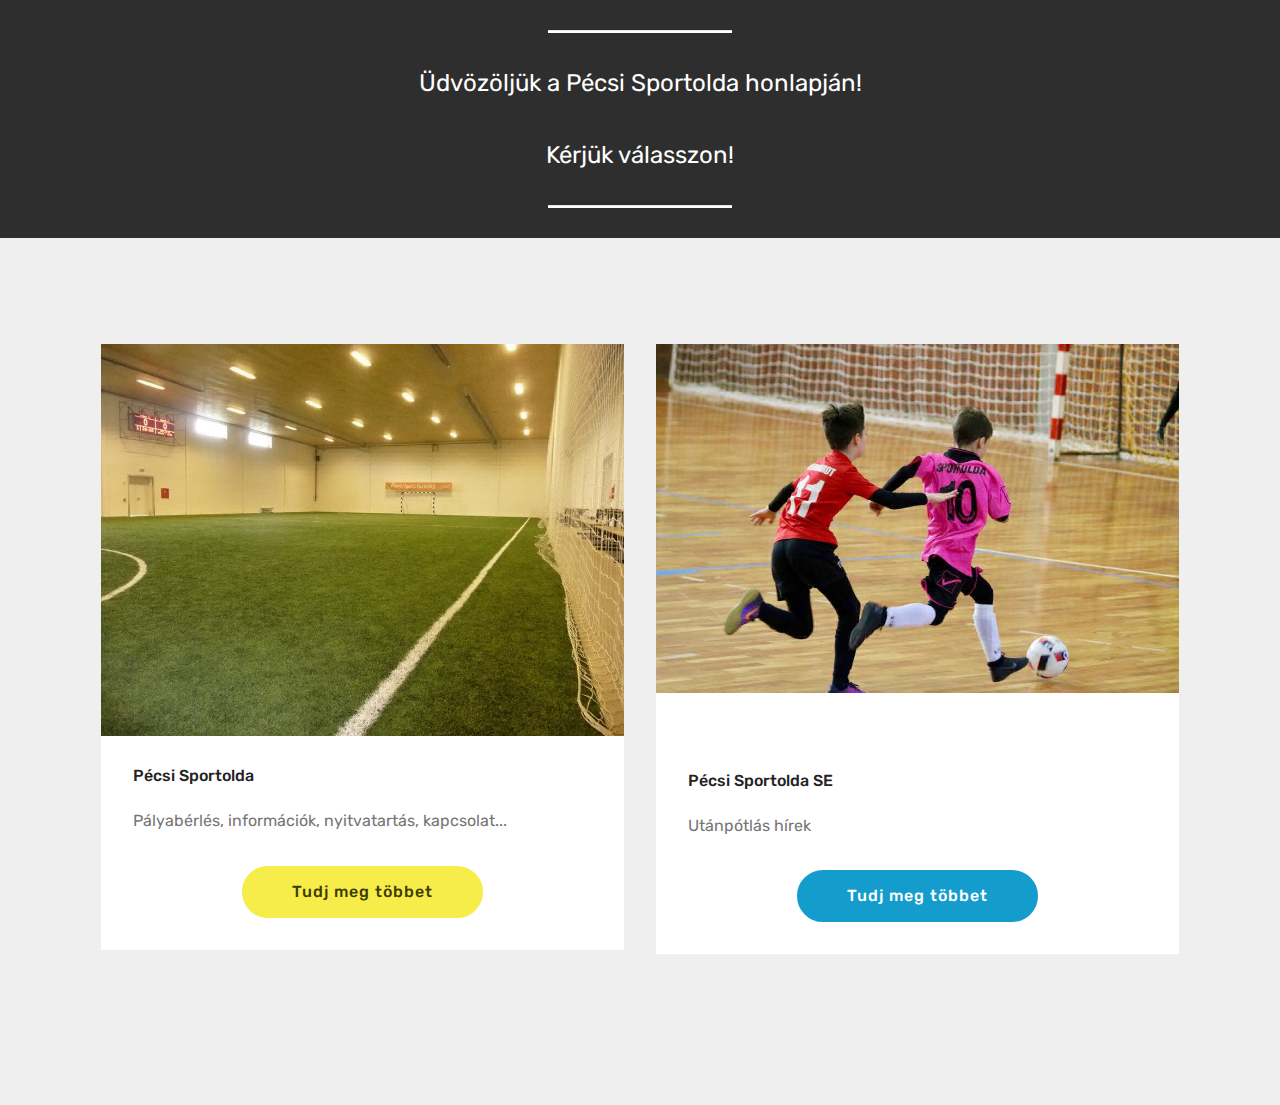
<file: index.html>
<!DOCTYPE html>
<html >
<head>
  <!-- Site made with Mobirise Website Builder v4.8.2, https://mobirise.com -->
  <meta charset="UTF-8">
  <meta http-equiv="X-UA-Compatible" content="IE=edge">
  <meta name="generator" content="Mobirise v4.8.2, mobirise.com">
  <meta name="viewport" content="width=device-width, initial-scale=1, minimum-scale=1">
  <link rel="shortcut icon" href="assets/images/logo4.png" type="image/x-icon">
  <meta name="description" content="">
  <title>Home</title>
  <link rel="stylesheet" href="assets/tether/tether.min.css">
  <link rel="stylesheet" href="assets/bootstrap/css/bootstrap.min.css">
  <link rel="stylesheet" href="assets/bootstrap/css/bootstrap-grid.min.css">
  <link rel="stylesheet" href="assets/bootstrap/css/bootstrap-reboot.min.css">
  <link rel="stylesheet" href="assets/theme/css/style.css">
  <link rel="stylesheet" href="assets/mobirise/css/mbr-additional.css" type="text/css">
  
  
  
</head>
<body>
  <section class="mbr-section article content10 cid-rgK0toHzq6" id="content10-12">
    
     

    <div class="container">
        <div class="inner-container" style="width: 66%;">
            <hr class="line" style="width: 25%;">
            <div class="section-text align-center mbr-white mbr-fonts-style display-5">
                    Üdvözöljük a Pécsi Sportolda honlapján!<br><br>Kérjük válasszon!</div>
            <hr class="line" style="width: 25%;">
        </div>
    </div>
</section>

<section class="engine"><a href="https://mobiri.se/b">how to create your own website</a></section><section class="features3 cid-rgJqIUF6pu" id="features3-3">

    

    
    <div class="container">
        <div class="media-container-row">
            <div class="card p-3 col-12 col-md-6">
                <div class="card-wrapper">
                    <div class="card-img">
                        <img src="assets/images/5672-477338359000972-782119060-n-960x720.jpg" alt="Mobirise" title="">
                    </div>
                    <div class="card-box">
                        <h4 class="card-title mbr-fonts-style display-7">Pécsi Sportolda</h4>
                        <p class="mbr-text mbr-fonts-style display-7">
                            Pályabérlés, információk, nyitvatartás, kapcsolat...</p>
                    </div>
                    <div class="mbr-section-btn text-center"><a href="page1.html" class="btn btn-success display-4">
                            Tudj meg többet
                        </a></div>
                </div>
            </div>

            <div class="card p-3 col-12 col-md-6">
                <div class="card-wrapper">
                    <div class="card-img">
                        <img src="assets/images/50801803-1992667444134715-7786561955715612672-n-960x640.jpg" alt="Mobirise" title="">
                    </div>
                    <div class="card-box">
                        <h4 class="card-title mbr-fonts-style display-7">
                            <br><br><br>Pécsi Sportolda SE</h4>
                        <p class="mbr-text mbr-fonts-style display-7">
                            Utánpótlás hírek</p>
                    </div>
                    <div class="mbr-section-btn text-center"><a href="page6.html" class="btn btn-primary display-4">
                            Tudj meg többet
                        </a></div>
                </div>
            </div>

            

            
        </div>
    </div>
</section>


  <script src="assets/web/assets/jquery/jquery.min.js"></script>
  <script src="assets/popper/popper.min.js"></script>
  <script src="assets/tether/tether.min.js"></script>
  <script src="assets/bootstrap/js/bootstrap.min.js"></script>
  <script src="assets/smoothscroll/smooth-scroll.js"></script>
  <script src="assets/theme/js/script.js"></script>
  
  
</body>
</html>
</file>
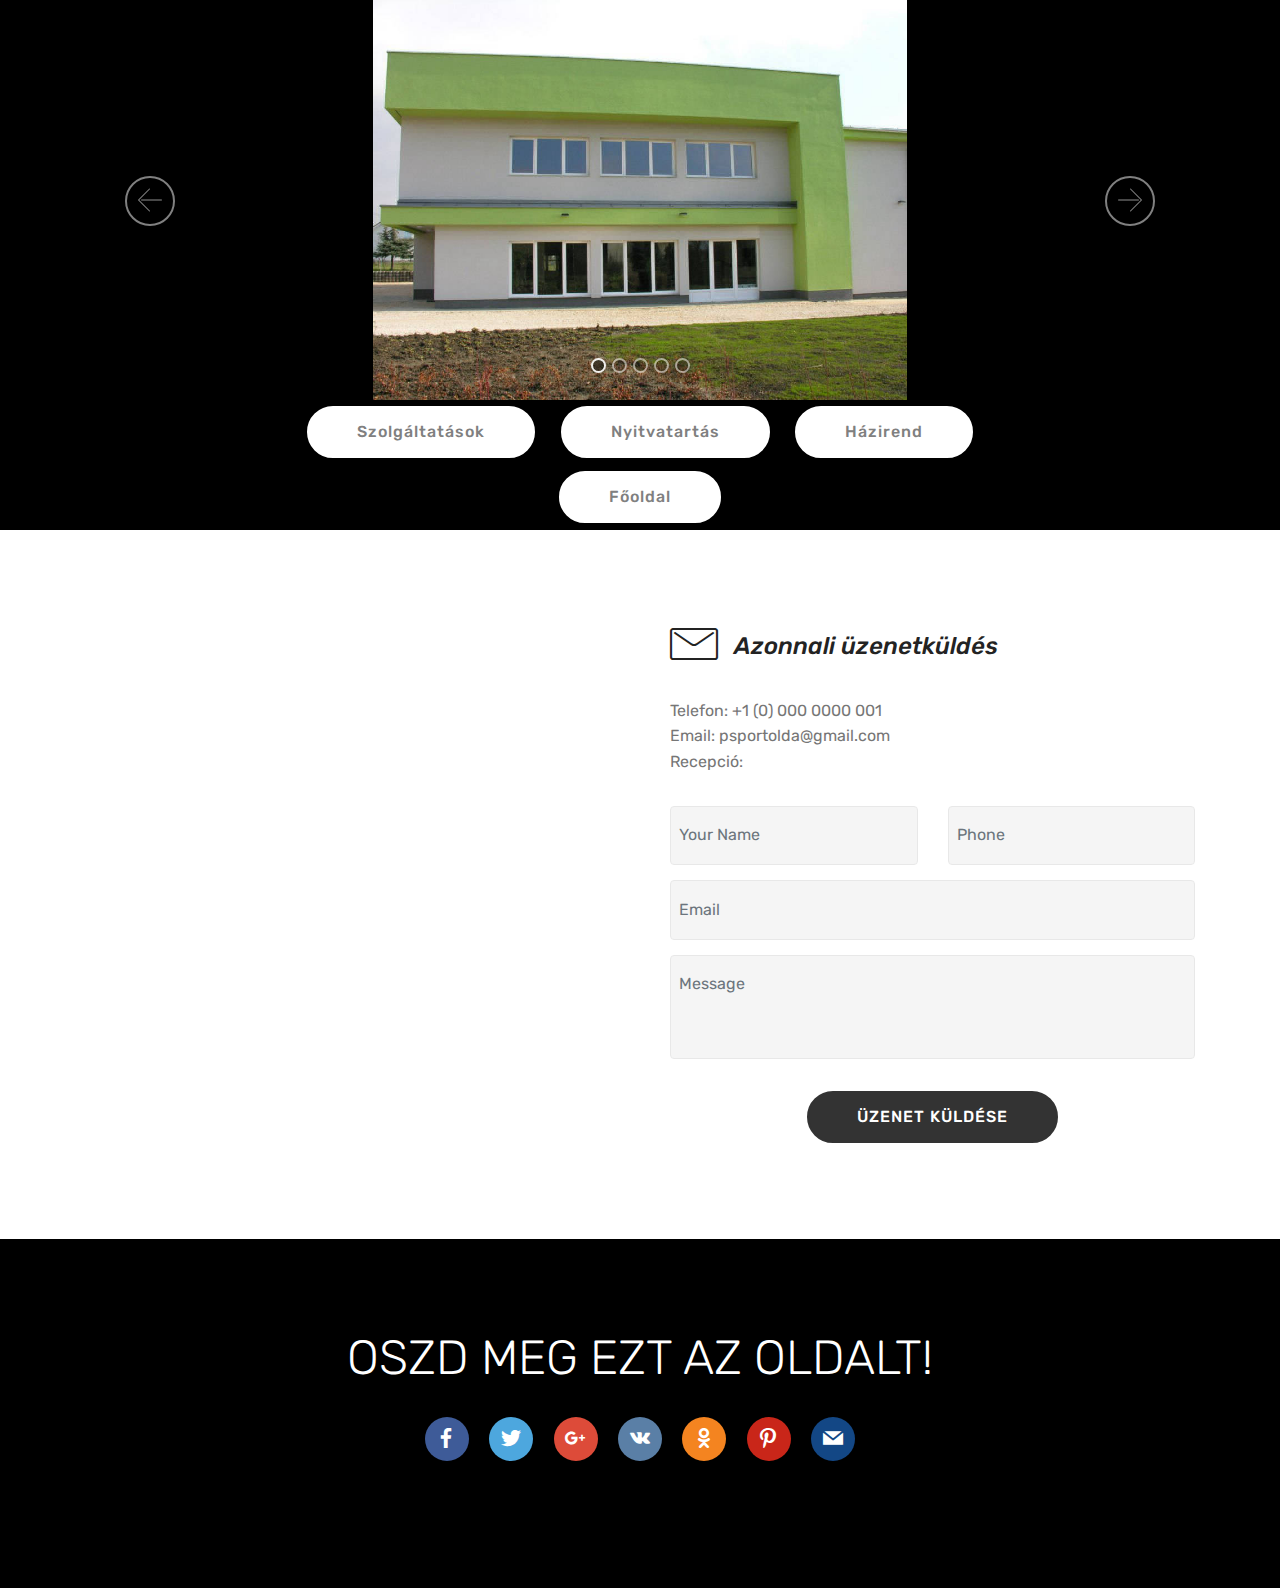
<file: page1.html>
<!DOCTYPE html>
<html >
<head>
  <!-- Site made with Mobirise Website Builder v4.8.2, https://mobirise.com -->
  <meta charset="UTF-8">
  <meta http-equiv="X-UA-Compatible" content="IE=edge">
  <meta name="generator" content="Mobirise v4.8.2, mobirise.com">
  <meta name="viewport" content="width=device-width, initial-scale=1, minimum-scale=1">
  <link rel="shortcut icon" href="assets/images/logo4.png" type="image/x-icon">
  <meta name="description" content="Website Builder Description">
  <title>Pecsi sportolda</title>
  <link rel="stylesheet" href="assets/web/assets/mobirise-icons/mobirise-icons.css">
  <link rel="stylesheet" href="assets/tether/tether.min.css">
  <link rel="stylesheet" href="assets/bootstrap/css/bootstrap.min.css">
  <link rel="stylesheet" href="assets/bootstrap/css/bootstrap-grid.min.css">
  <link rel="stylesheet" href="assets/bootstrap/css/bootstrap-reboot.min.css">
  <link rel="stylesheet" href="assets/socicon/css/styles.css">
  <link rel="stylesheet" href="assets/theme/css/style.css">
  <link rel="stylesheet" href="assets/mobirise/css/mbr-additional.css" type="text/css">
  
  
  
</head>
<body>
  <section class="carousel slide cid-rgJvk4asly" data-interval="false" id="slider2-5">

    
    <div class="container content-slider">
        <div class="content-slider-wrap">
            <div><div class="mbr-slider slide carousel" data-pause="true" data-keyboard="false" data-ride="carousel" data-interval="5000"><ol class="carousel-indicators"><li data-app-prevent-settings="" data-target="#slider2-5" class=" active" data-slide-to="0"></li><li data-app-prevent-settings="" data-target="#slider2-5" data-slide-to="1"></li><li data-app-prevent-settings="" data-target="#slider2-5" data-slide-to="2"></li><li data-app-prevent-settings="" data-target="#slider2-5" data-slide-to="3"></li><li data-app-prevent-settings="" data-target="#slider2-5" data-slide-to="4"></li></ol><div class="carousel-inner" role="listbox"><div class="carousel-item slider-fullscreen-image active" data-bg-video-slide="false" style="background-image: url(assets/images/kintorl-960x720.jpg);"><div class="container container-slide"><div class="image_wrapper"><div class="mbr-overlay" style="opacity: 0; background-color: rgb(0, 0, 0);"></div><img src="assets/images/kintorl-960x720.jpg"><div class="carousel-caption justify-content-center"><div class="col-10 align-center"></div></div></div></div></div><div class="carousel-item slider-fullscreen-image" data-bg-video-slide="false" style="background-image: url(assets/images/kintipalya-960x720.jpg);"><div class="container container-slide"><div class="image_wrapper"><div class="mbr-overlay" style="opacity: 0;"></div><img src="assets/images/kintipalya-960x720.jpg"><div class="carousel-caption justify-content-center"><div class="col-10 align-center"></div></div></div></div></div><div class="carousel-item slider-fullscreen-image" data-bg-video-slide="false" style="background-image: url(assets/images/sporotlda-960x720.jpg);"><div class="container container-slide"><div class="image_wrapper"><div class="mbr-overlay" style="opacity: 0;"></div><img src="assets/images/sporotlda-960x720.jpg"><div class="carousel-caption justify-content-center"><div class="col-10 align-center"></div></div></div></div></div><div class="carousel-item slider-fullscreen-image" data-bg-video-slide="false" style="background-image: url(assets/images/kijelzo-960x720.jpg);"><div class="container container-slide"><div class="image_wrapper"><div class="mbr-overlay" style="opacity: 0;"></div><img src="assets/images/kijelzo-960x720.jpg"><div class="carousel-caption justify-content-center"><div class="col-10 align-center"></div></div></div></div></div><div class="carousel-item slider-fullscreen-image" data-bg-video-slide="false" style="background-image: url(assets/images/eloszoba-720x960.jpg);"><div class="container container-slide"><div class="image_wrapper"><div class="mbr-overlay" style="opacity: 0;"></div><img src="assets/images/eloszoba-720x960.jpg"><div class="carousel-caption justify-content-center"><div class="col-10 align-center"></div></div></div></div></div></div><a data-app-prevent-settings="" class="carousel-control carousel-control-prev" role="button" data-slide="prev" href="#slider2-5"><span aria-hidden="true" class="mbri-left mbr-iconfont"></span><span class="sr-only">Previous</span></a><a data-app-prevent-settings="" class="carousel-control carousel-control-next" role="button" data-slide="next" href="#slider2-5"><span aria-hidden="true" class="mbri-right mbr-iconfont"></span><span class="sr-only">Next</span></a></div></div> 
        </div>
    </div>
</section>

<section class="engine"><a href="https://mobiri.se/v">free html templates</a></section><section class="mbr-section content8 cid-rgJXimH339" id="content8-y">

    

    <div class="container">
        <div class="media-container-row title">
            <div class="col-12 col-md-8">
                <div class="mbr-section-btn align-center"><a class="btn btn-white display-4" href="page2.html">Szolgáltatások</a>
                    <a class="btn btn-white display-4" href="page4.html">Nyitvatartás</a> <a class="btn btn-white display-4" href="page5.html">Házirend</a> <a class="btn btn-white display-4" href="index.html">Főoldal</a></div>
            </div>
        </div>
    </div>
</section>

<section class="mbr-section form4 cid-rgJDQmGnZ2" id="form4-9">

    

    
    <div class="container">
        <div class="row">
            <div class="col-md-6">
                <div class="google-map"><iframe frameborder="0" style="border:0" src="https://www.google.com/maps/embed/v1/place?key=AIzaSyA0Dx_boXQiwvdz8sJHoYeZNVTdoWONYkU&amp;q=place_id:ChIJA4DFYRGxQkcRNFh9ZfIwEHM" allowfullscreen=""></iframe></div>
            </div>
            <div class="col-md-6">
                
                <div>
                    <div class="icon-block pb-3">
                        <span class="icon-block__icon">
                            <span class="mbri-letter mbr-iconfont"></span>
                        </span>
                        <h4 class="icon-block__title align-left mbr-fonts-style display-5">
                            Azonnali üzenetküldés</h4>
                    </div>
                    <div class="icon-contacts pb-3">
                        
                        <p class="mbr-text align-left mbr-fonts-style display-7">
                            Telefon: +1 (0) 000 0000 001 <br>
                            Email: psportolda@gmail.com<br>Recepció:</p>
                    </div>
                </div>
                <div data-form-type="formoid">
                    <div data-form-alert="" hidden="">Sikeres üzenetküldés!</div>
                    <form class="block mbr-form" action="https://mobirise.com/" method="post" data-form-title="Mobirise Form"><input type="hidden" name="email" data-form-email="true" value="F90y2cKH1upVUCTBzCVpJiAHfIgmylagspNipHKUbx4Ne7SDEb0sI1/thCydZAf00KFS+RzqSq4RXSUixC5CJkRBvHgvDL7UVXLiLkwz1Fs63KVEzoKaxgFKit//ixN4" data-form-field="Email">
                        <div class="row">
                            <div class="col-md-6 multi-horizontal" data-for="name">
                                <input type="text" class="form-control input" name="name" data-form-field="Name" placeholder="Your Name" required="" id="name-form4-9">
                            </div>
                            <div class="col-md-6 multi-horizontal" data-for="phone">
                                <input type="text" class="form-control input" name="phone" data-form-field="Phone" placeholder="Phone" required="" id="phone-form4-9">
                            </div>
                            <div class="col-md-12" data-for="email">
                                <input type="text" class="form-control input" name="email" data-form-field="Email" placeholder="Email" required="" id="email-form4-9">
                            </div>
                            <div class="col-md-12" data-for="message">
                                <textarea class="form-control input" name="message" rows="3" data-form-field="Message" placeholder="Message" style="resize:none" id="message-form4-9"></textarea>
                            </div>
                            <div class="input-group-btn col-md-12" style="margin-top: 10px;"><button href="" type="submit" class="btn btn-form btn-black display-4">ÜZENET KÜLDÉSE</button></div>
                        </div>
                    </form>
                </div>
            </div>
        </div>
    </div>
</section>

<section class="cid-rgJHgXRBlu" id="social-buttons3-b">
    
    

    

    <div class="container">
        <div class="media-container-row">
            <div class="col-md-8 align-center">
                <h2 class="pb-3 mbr-section-title mbr-fonts-style display-2">
                    OSZD MEG EZT AZ OLDALT!
                </h2>
                <div>
                    <div class="mbr-social-likes">
                        <span class="btn btn-social socicon-bg-facebook facebook mx-2" title="Facebook megosztás linkje">
                            <i class="socicon socicon-facebook"></i>
                        </span>
                        <span class="btn btn-social twitter socicon-bg-twitter mx-2" title="Twitter megosztás linkje">
                            <i class="socicon socicon-twitter"></i>
                        </span>
                        <span class="btn btn-social plusone socicon-bg-googleplus mx-2" title="Google+ megosztás linkje">
                            <i class="socicon socicon-googleplus"></i>
                        </span>
                        <span class="btn btn-social vkontakte socicon-bg-vkontakte mx-2" title="VKontakte megosztás linkje">
                            <i class="socicon socicon-vkontakte"></i>
                        </span>
                        <span class="btn btn-social odnoklassniki socicon-bg-odnoklassniki mx-2" title="Odnoklassniki megosztás linkje">
                            <i class="socicon socicon-odnoklassniki"></i>
                        </span>
                        <span class="btn btn-social pinterest socicon-bg-pinterest mx-2" title="Pinterest megosztás linkje">
                            <i class="socicon socicon-pinterest"></i>
                        </span>
                        <span class="btn btn-social mailru socicon-bg-mail mx-2" title="MailRu megosztás linkje">
                            <i class="socicon socicon-mail"></i>
                        </span>
                    </div>
                </div>
            </div>
        </div>
    </div>
</section>


  <script src="assets/web/assets/jquery/jquery.min.js"></script>
  <script src="assets/popper/popper.min.js"></script>
  <script src="assets/tether/tether.min.js"></script>
  <script src="assets/bootstrap/js/bootstrap.min.js"></script>
  <script src="assets/smoothscroll/smooth-scroll.js"></script>
  <script src="assets/ytplayer/jquery.mb.ytplayer.min.js"></script>
  <script src="assets/vimeoplayer/jquery.mb.vimeo_player.js"></script>
  <script src="assets/bootstrapcarouselswipe/bootstrap-carousel-swipe.js"></script>
  <script src="assets/sociallikes/social-likes.js"></script>
  <script src="assets/theme/js/script.js"></script>
  <script src="assets/slidervideo/script.js"></script>
  <script src="assets/formoid/formoid.min.js"></script>
  
  
</body>
</html>
</file>
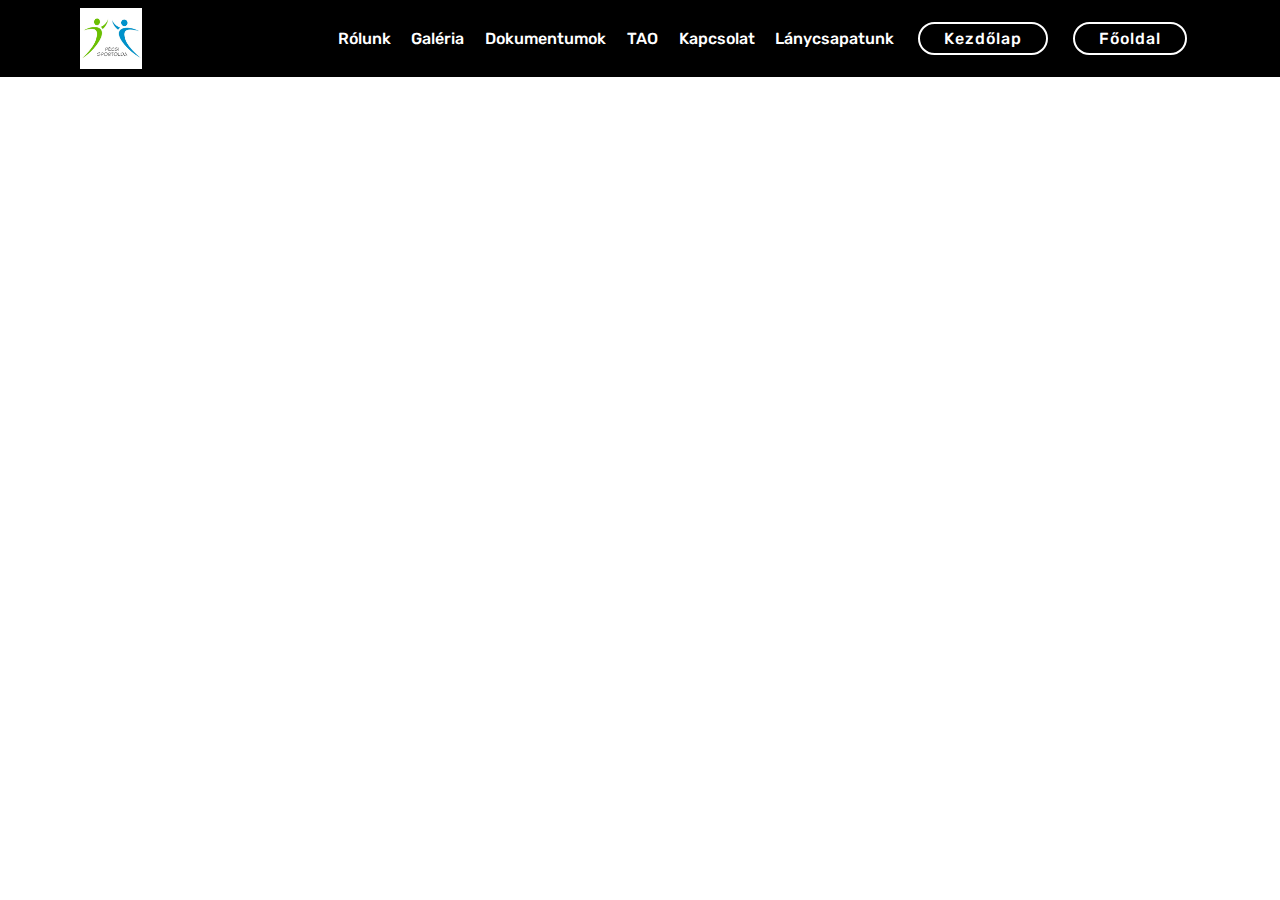
<file: page10.html>
<!DOCTYPE html>
<html >
<head>
  <!-- Site made with Mobirise Website Builder v4.8.2, https://mobirise.com -->
  <meta charset="UTF-8">
  <meta http-equiv="X-UA-Compatible" content="IE=edge">
  <meta name="generator" content="Mobirise v4.8.2, mobirise.com">
  <meta name="viewport" content="width=device-width, initial-scale=1, minimum-scale=1">
  <link rel="shortcut icon" href="assets/images/logo4.png" type="image/x-icon">
  <meta name="description" content="Web Page Creator Description">
  <title>TAO</title>
  <link rel="stylesheet" href="assets/tether/tether.min.css">
  <link rel="stylesheet" href="assets/bootstrap/css/bootstrap.min.css">
  <link rel="stylesheet" href="assets/bootstrap/css/bootstrap-grid.min.css">
  <link rel="stylesheet" href="assets/bootstrap/css/bootstrap-reboot.min.css">
  <link rel="stylesheet" href="assets/dropdown/css/style.css">
  <link rel="stylesheet" href="assets/theme/css/style.css">
  <link rel="stylesheet" href="assets/mobirise/css/mbr-additional.css" type="text/css">
  
  
  
</head>
<body>
  <section class="menu cid-rgJMSrHEo0" once="menu" id="menu2-r">

    

    <nav class="navbar navbar-expand beta-menu navbar-dropdown align-items-center navbar-fixed-top navbar-toggleable-sm">
        <button class="navbar-toggler navbar-toggler-right" type="button" data-toggle="collapse" data-target="#navbarSupportedContent" aria-controls="navbarSupportedContent" aria-expanded="false" aria-label="Toggle navigation">
            <div class="hamburger">
                <span></span>
                <span></span>
                <span></span>
                <span></span>
            </div>
        </button>
        <div class="menu-logo">
            <div class="navbar-brand">
                <span class="navbar-logo">
                    <a href="page6.html">
                        <img src="assets/images/logo-122x120.png" alt="Mobirise" title="" style="height: 3.8rem;">
                    </a>
                </span>
                
            </div>
        </div>
        <div class="collapse navbar-collapse" id="navbarSupportedContent">
            <ul class="navbar-nav nav-dropdown" data-app-modern-menu="true"><li class="nav-item"><a class="nav-link link text-white display-4" href="page7.html">
                        Rólunk</a></li><li class="nav-item"><a class="nav-link link text-white display-4" href="page8.html">
                        Galéria</a></li><li class="nav-item"><a class="nav-link link text-white display-4" href="page9.html">
                        Dokumentumok</a></li>
                <li class="nav-item">
                    <a class="nav-link link text-white display-4" href="page10.html">
                        TAO</a>
                </li><li class="nav-item"><a class="nav-link link text-white display-4" href="page11.html">Kapcsolat</a></li><li class="nav-item"><a class="nav-link link text-white display-4" href="http://lanyokok.hu" target="_blank">Lánycsapatunk</a></li></ul>
            <div class="navbar-buttons mbr-section-btn"><a class="btn btn-sm btn-white-outline display-4" href="page6.html">
                    
                    Kezdőlap</a> <a class="btn btn-sm btn-white-outline display-4" href="index.html">
                    
                    Főoldal</a></div>
        </div>
    </nav>
</section>


  <section class="engine"><a href="https://mobiri.se/f">simple website maker</a></section><script src="assets/web/assets/jquery/jquery.min.js"></script>
  <script src="assets/popper/popper.min.js"></script>
  <script src="assets/tether/tether.min.js"></script>
  <script src="assets/bootstrap/js/bootstrap.min.js"></script>
  <script src="assets/smoothscroll/smooth-scroll.js"></script>
  <script src="assets/dropdown/js/script.min.js"></script>
  <script src="assets/touchswipe/jquery.touch-swipe.min.js"></script>
  <script src="assets/theme/js/script.js"></script>
  
  
</body>
</html>
</file>
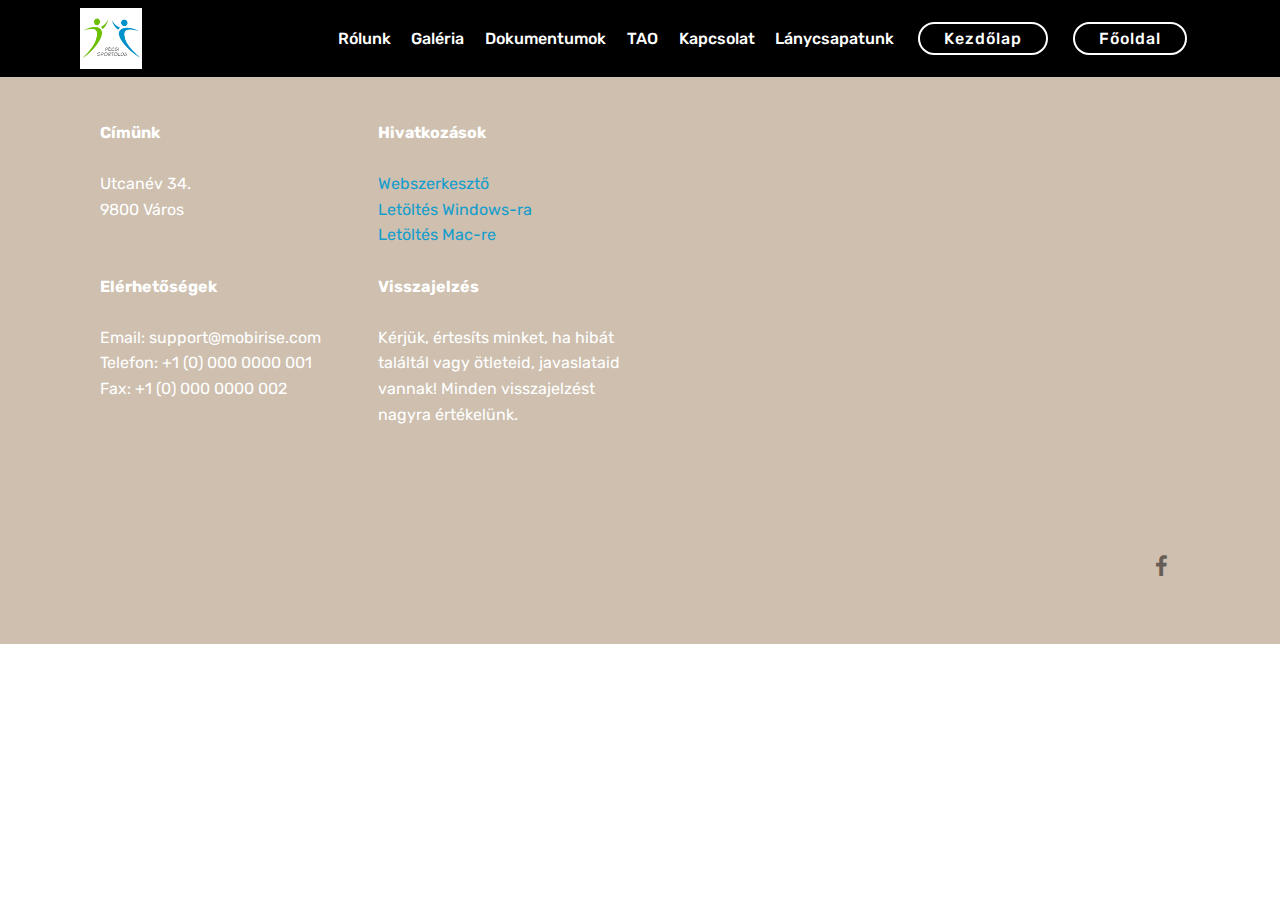
<file: page11.html>
<!DOCTYPE html>
<html >
<head>
  <!-- Site made with Mobirise Website Builder v4.8.2, https://mobirise.com -->
  <meta charset="UTF-8">
  <meta http-equiv="X-UA-Compatible" content="IE=edge">
  <meta name="generator" content="Mobirise v4.8.2, mobirise.com">
  <meta name="viewport" content="width=device-width, initial-scale=1, minimum-scale=1">
  <link rel="shortcut icon" href="assets/images/logo4.png" type="image/x-icon">
  <meta name="description" content="Website Maker Description">
  <title>KapcsolatSE</title>
  <link rel="stylesheet" href="assets/tether/tether.min.css">
  <link rel="stylesheet" href="assets/bootstrap/css/bootstrap.min.css">
  <link rel="stylesheet" href="assets/bootstrap/css/bootstrap-grid.min.css">
  <link rel="stylesheet" href="assets/bootstrap/css/bootstrap-reboot.min.css">
  <link rel="stylesheet" href="assets/dropdown/css/style.css">
  <link rel="stylesheet" href="assets/socicon/css/styles.css">
  <link rel="stylesheet" href="assets/theme/css/style.css">
  <link rel="stylesheet" href="assets/mobirise/css/mbr-additional.css" type="text/css">
  
  
  
</head>
<body>
  <section class="menu cid-rgJMSrHEo0" once="menu" id="menu2-s">

    

    <nav class="navbar navbar-expand beta-menu navbar-dropdown align-items-center navbar-fixed-top navbar-toggleable-sm">
        <button class="navbar-toggler navbar-toggler-right" type="button" data-toggle="collapse" data-target="#navbarSupportedContent" aria-controls="navbarSupportedContent" aria-expanded="false" aria-label="Toggle navigation">
            <div class="hamburger">
                <span></span>
                <span></span>
                <span></span>
                <span></span>
            </div>
        </button>
        <div class="menu-logo">
            <div class="navbar-brand">
                <span class="navbar-logo">
                    <a href="page6.html">
                        <img src="assets/images/logo-122x120.png" alt="Mobirise" title="" style="height: 3.8rem;">
                    </a>
                </span>
                
            </div>
        </div>
        <div class="collapse navbar-collapse" id="navbarSupportedContent">
            <ul class="navbar-nav nav-dropdown" data-app-modern-menu="true"><li class="nav-item"><a class="nav-link link text-white display-4" href="page7.html">
                        Rólunk</a></li><li class="nav-item"><a class="nav-link link text-white display-4" href="page8.html">
                        Galéria</a></li><li class="nav-item"><a class="nav-link link text-white display-4" href="page9.html">
                        Dokumentumok</a></li>
                <li class="nav-item">
                    <a class="nav-link link text-white display-4" href="page10.html">
                        TAO</a>
                </li><li class="nav-item"><a class="nav-link link text-white display-4" href="page11.html">Kapcsolat</a></li><li class="nav-item"><a class="nav-link link text-white display-4" href="http://lanyokok.hu" target="_blank">Lánycsapatunk</a></li></ul>
            <div class="navbar-buttons mbr-section-btn"><a class="btn btn-sm btn-white-outline display-4" href="page6.html">
                    
                    Kezdőlap</a> <a class="btn btn-sm btn-white-outline display-4" href="index.html">
                    
                    Főoldal</a></div>
        </div>
    </nav>
</section>

<section class="engine"><a href="https://mobiri.se/o">free portfolio web templates</a></section><section class="cid-rgJV4Xt5XR" id="footer2-x">

    

    

    <div class="container">
        <div class="media-container-row content mbr-white">
            <div class="col-12 col-md-3 mbr-fonts-style display-7">
                <p class="mbr-text">
                    <strong>Címünk</strong>
                    <br>
                    <br>Utcanév 34.
                    <br>9800 Város
                    <br>
                    <br>
                    <br><strong>Elérhetőségek</strong>
                    <br>
                    <br>Email: support@mobirise.com
                    <br>Telefon: +1 (0) 000 0000 001
                    <br>Fax: +1 (0) 000 0000 002
                </p>
            </div>
            <div class="col-12 col-md-3 mbr-fonts-style display-7">
                <p class="mbr-text">
                    <strong>Hivatkozások</strong>
                    <br>
                    <br><a class="text-primary" href="https://mobirise.com/">Webszerkesztő</a>
                    <br><a class="text-primary" href="https://mobirise.com/mobirise-free-win.zip">Letöltés Windows-ra</a>
                    <br><a class="text-primary" href="https: //mobirise.com/mobirise-free-mac.zip">Letöltés Mac-re</a>
                    <br>
                    <br><strong>Visszajelzés</strong>
                    <br>
                    <br>Kérjük, értesíts minket, ha hibát találtál vagy ötleteid, javaslataid vannak! Minden visszajelzést nagyra értékelünk.
                </p>
            </div>
            <div class="col-12 col-md-6">
                <div class="google-map"><iframe frameborder="0" style="border:0" src="https://www.google.com/maps/embed/v1/place?key=AIzaSyA0Dx_boXQiwvdz8sJHoYeZNVTdoWONYkU&amp;q=place_id:ChIJA4DFYRGxQkcRNFh9ZfIwEHM" allowfullscreen=""></iframe></div>
            </div>
        </div>
        <div class="footer-lower">
            <div class="media-container-row">
                <div class="col-sm-12">
                    <hr>
                </div>
            </div>
            <div class="media-container-row mbr-white">
                <div class="col-sm-6 copyright">
                    <p class="mbr-text mbr-fonts-style display-7"></p>
                </div>
                <div class="col-md-6">
                    <div class="social-list align-right">
                        <div class="soc-item">
                            <a href="https://www.facebook.com/pecsisportolda/" target="_blank">
                                <span class="mbr-iconfont mbr-iconfont-social socicon-facebook socicon" style="color: rgb(0, 0, 0);"></span>
                            </a>
                        </div>
                        
                        
                        
                        
                        
                    </div>
                </div>
            </div>
        </div>
    </div>
</section>


  <script src="assets/web/assets/jquery/jquery.min.js"></script>
  <script src="assets/popper/popper.min.js"></script>
  <script src="assets/tether/tether.min.js"></script>
  <script src="assets/bootstrap/js/bootstrap.min.js"></script>
  <script src="assets/smoothscroll/smooth-scroll.js"></script>
  <script src="assets/dropdown/js/script.min.js"></script>
  <script src="assets/touchswipe/jquery.touch-swipe.min.js"></script>
  <script src="assets/theme/js/script.js"></script>
  
  
</body>
</html>
</file>
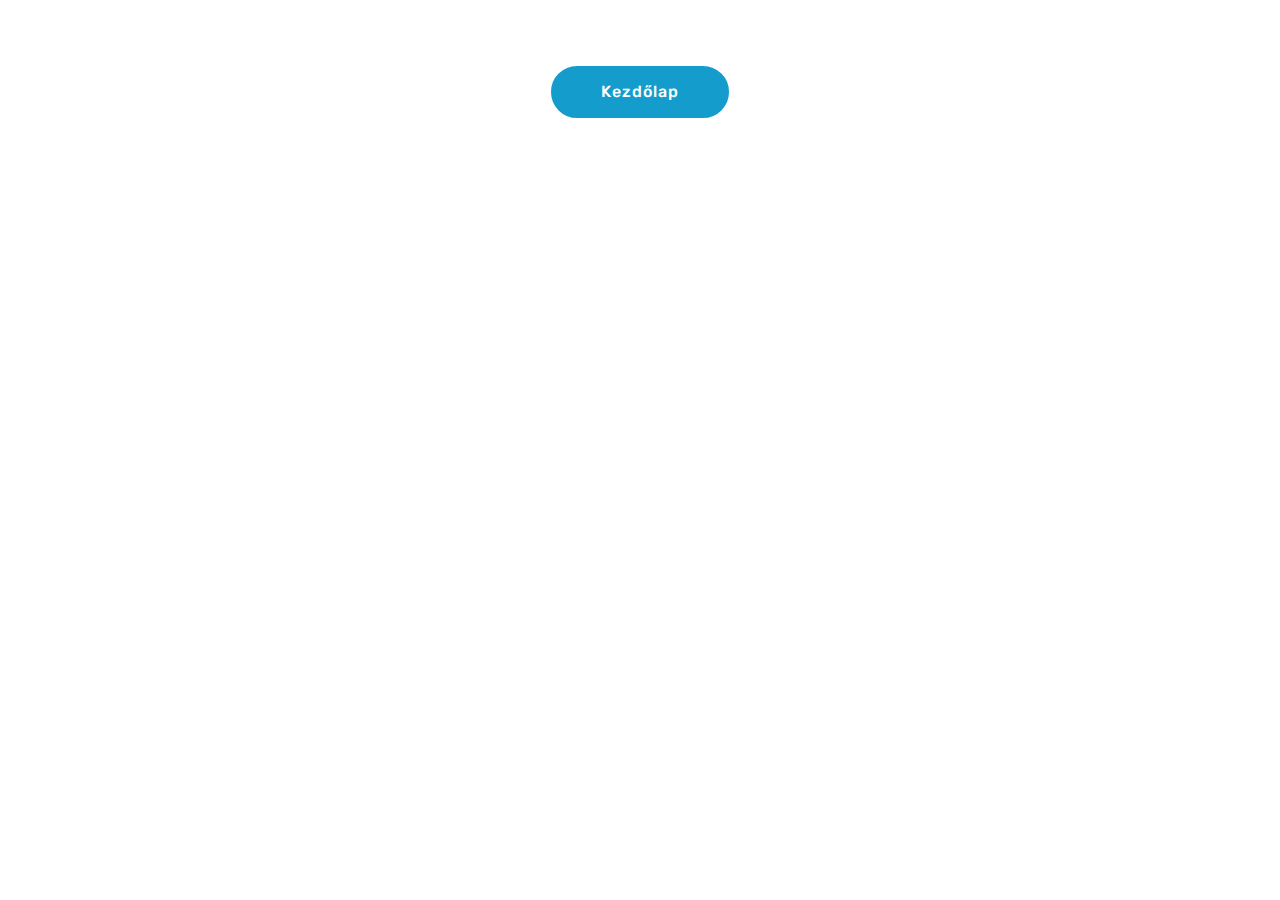
<file: page2.html>
<!DOCTYPE html>
<html >
<head>
  <!-- Site made with Mobirise Website Builder v4.8.2, https://mobirise.com -->
  <meta charset="UTF-8">
  <meta http-equiv="X-UA-Compatible" content="IE=edge">
  <meta name="generator" content="Mobirise v4.8.2, mobirise.com">
  <meta name="viewport" content="width=device-width, initial-scale=1, minimum-scale=1">
  <link rel="shortcut icon" href="assets/images/logo4.png" type="image/x-icon">
  <meta name="description" content="Web Creator Description">
  <title>Szolgaltatasok</title>
  <link rel="stylesheet" href="assets/tether/tether.min.css">
  <link rel="stylesheet" href="assets/bootstrap/css/bootstrap.min.css">
  <link rel="stylesheet" href="assets/bootstrap/css/bootstrap-grid.min.css">
  <link rel="stylesheet" href="assets/bootstrap/css/bootstrap-reboot.min.css">
  <link rel="stylesheet" href="assets/theme/css/style.css">
  <link rel="stylesheet" href="assets/mobirise/css/mbr-additional.css" type="text/css">
  
  
  
</head>
<body>
  <section class="mbr-section content8 cid-rgJYsL8S0I" id="content8-z">

    

    <div class="container">
        <div class="media-container-row title">
            <div class="col-12 col-md-8">
                <div class="mbr-section-btn align-center"><a class="btn btn-primary display-4" href="page1.html">Kezdőlap</a></div>
            </div>
        </div>
    </div>
</section>


  <section class="engine"><a href="https://mobiri.se/d">website maker</a></section><script src="assets/web/assets/jquery/jquery.min.js"></script>
  <script src="assets/popper/popper.min.js"></script>
  <script src="assets/tether/tether.min.js"></script>
  <script src="assets/bootstrap/js/bootstrap.min.js"></script>
  <script src="assets/smoothscroll/smooth-scroll.js"></script>
  <script src="assets/theme/js/script.js"></script>
  
  
</body>
</html>
</file>
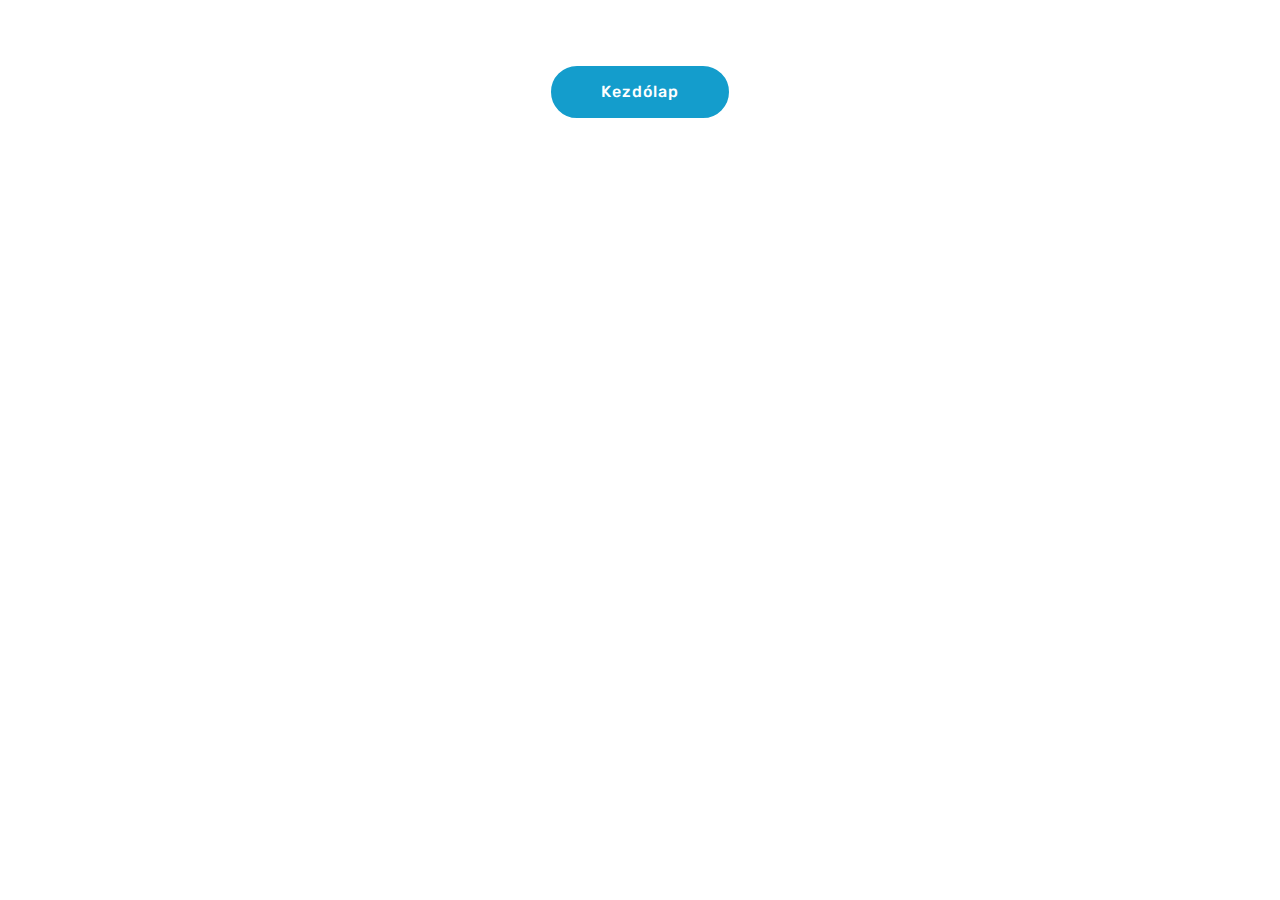
<file: page4.html>
<!DOCTYPE html>
<html >
<head>
  <!-- Site made with Mobirise Website Builder v4.8.2, https://mobirise.com -->
  <meta charset="UTF-8">
  <meta http-equiv="X-UA-Compatible" content="IE=edge">
  <meta name="generator" content="Mobirise v4.8.2, mobirise.com">
  <meta name="viewport" content="width=device-width, initial-scale=1, minimum-scale=1">
  <link rel="shortcut icon" href="assets/images/logo4.png" type="image/x-icon">
  <meta name="description" content="Website Maker Description">
  <title>Nyitvatartas</title>
  <link rel="stylesheet" href="assets/tether/tether.min.css">
  <link rel="stylesheet" href="assets/bootstrap/css/bootstrap.min.css">
  <link rel="stylesheet" href="assets/bootstrap/css/bootstrap-grid.min.css">
  <link rel="stylesheet" href="assets/bootstrap/css/bootstrap-reboot.min.css">
  <link rel="stylesheet" href="assets/theme/css/style.css">
  <link rel="stylesheet" href="assets/mobirise/css/mbr-additional.css" type="text/css">
  
  
  
</head>
<body>
  <section class="mbr-section content8 cid-rgJYABqVyN" id="content8-10">

    

    <div class="container">
        <div class="media-container-row title">
            <div class="col-12 col-md-8">
                <div class="mbr-section-btn align-center"><a class="btn btn-primary display-4" href="page1.html">Kezdólap</a></div>
            </div>
        </div>
    </div>
</section>


  <section class="engine"><a href="https://mobiri.se/n">free simple website templates</a></section><script src="assets/web/assets/jquery/jquery.min.js"></script>
  <script src="assets/popper/popper.min.js"></script>
  <script src="assets/tether/tether.min.js"></script>
  <script src="assets/bootstrap/js/bootstrap.min.js"></script>
  <script src="assets/smoothscroll/smooth-scroll.js"></script>
  <script src="assets/theme/js/script.js"></script>
  
  
</body>
</html>
</file>
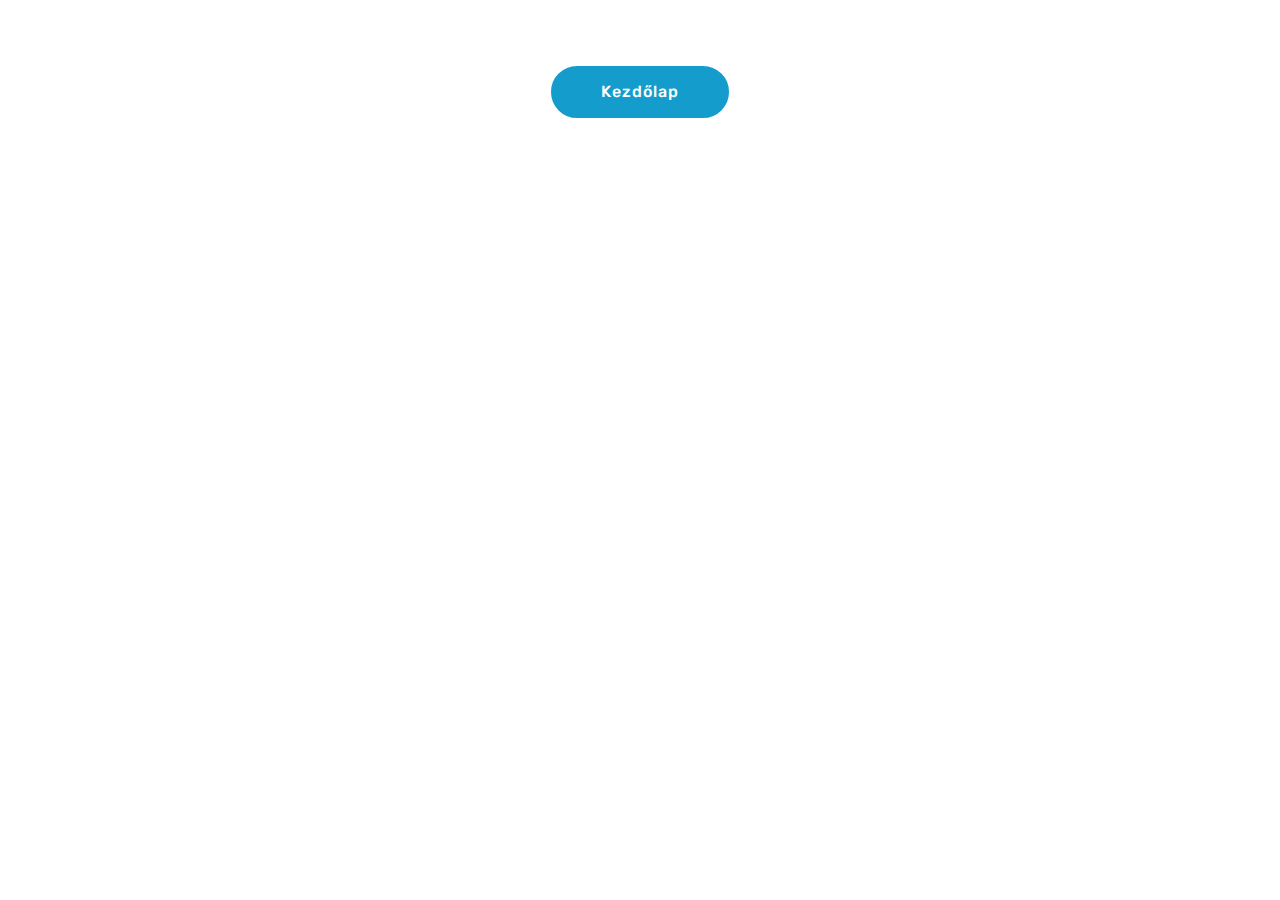
<file: page5.html>
<!DOCTYPE html>
<html >
<head>
  <!-- Site made with Mobirise Website Builder v4.8.2, https://mobirise.com -->
  <meta charset="UTF-8">
  <meta http-equiv="X-UA-Compatible" content="IE=edge">
  <meta name="generator" content="Mobirise v4.8.2, mobirise.com">
  <meta name="viewport" content="width=device-width, initial-scale=1, minimum-scale=1">
  <link rel="shortcut icon" href="assets/images/logo4.png" type="image/x-icon">
  <meta name="description" content="Website Builder Description">
  <title>Hazirend</title>
  <link rel="stylesheet" href="assets/tether/tether.min.css">
  <link rel="stylesheet" href="assets/bootstrap/css/bootstrap.min.css">
  <link rel="stylesheet" href="assets/bootstrap/css/bootstrap-grid.min.css">
  <link rel="stylesheet" href="assets/bootstrap/css/bootstrap-reboot.min.css">
  <link rel="stylesheet" href="assets/theme/css/style.css">
  <link rel="stylesheet" href="assets/mobirise/css/mbr-additional.css" type="text/css">
  
  
  
</head>
<body>
  <section class="mbr-section content8 cid-rgJYFYHatC" id="content8-11">

    

    <div class="container">
        <div class="media-container-row title">
            <div class="col-12 col-md-8">
                <div class="mbr-section-btn align-center"><a class="btn btn-primary display-4" href="https://mobirise.com">Kezdőlap</a></div>
            </div>
        </div>
    </div>
</section>


  <section class="engine"><a href="https://mobiri.se/t">amp templates</a></section><script src="assets/web/assets/jquery/jquery.min.js"></script>
  <script src="assets/popper/popper.min.js"></script>
  <script src="assets/tether/tether.min.js"></script>
  <script src="assets/bootstrap/js/bootstrap.min.js"></script>
  <script src="assets/smoothscroll/smooth-scroll.js"></script>
  <script src="assets/theme/js/script.js"></script>
  
  
</body>
</html>
</file>
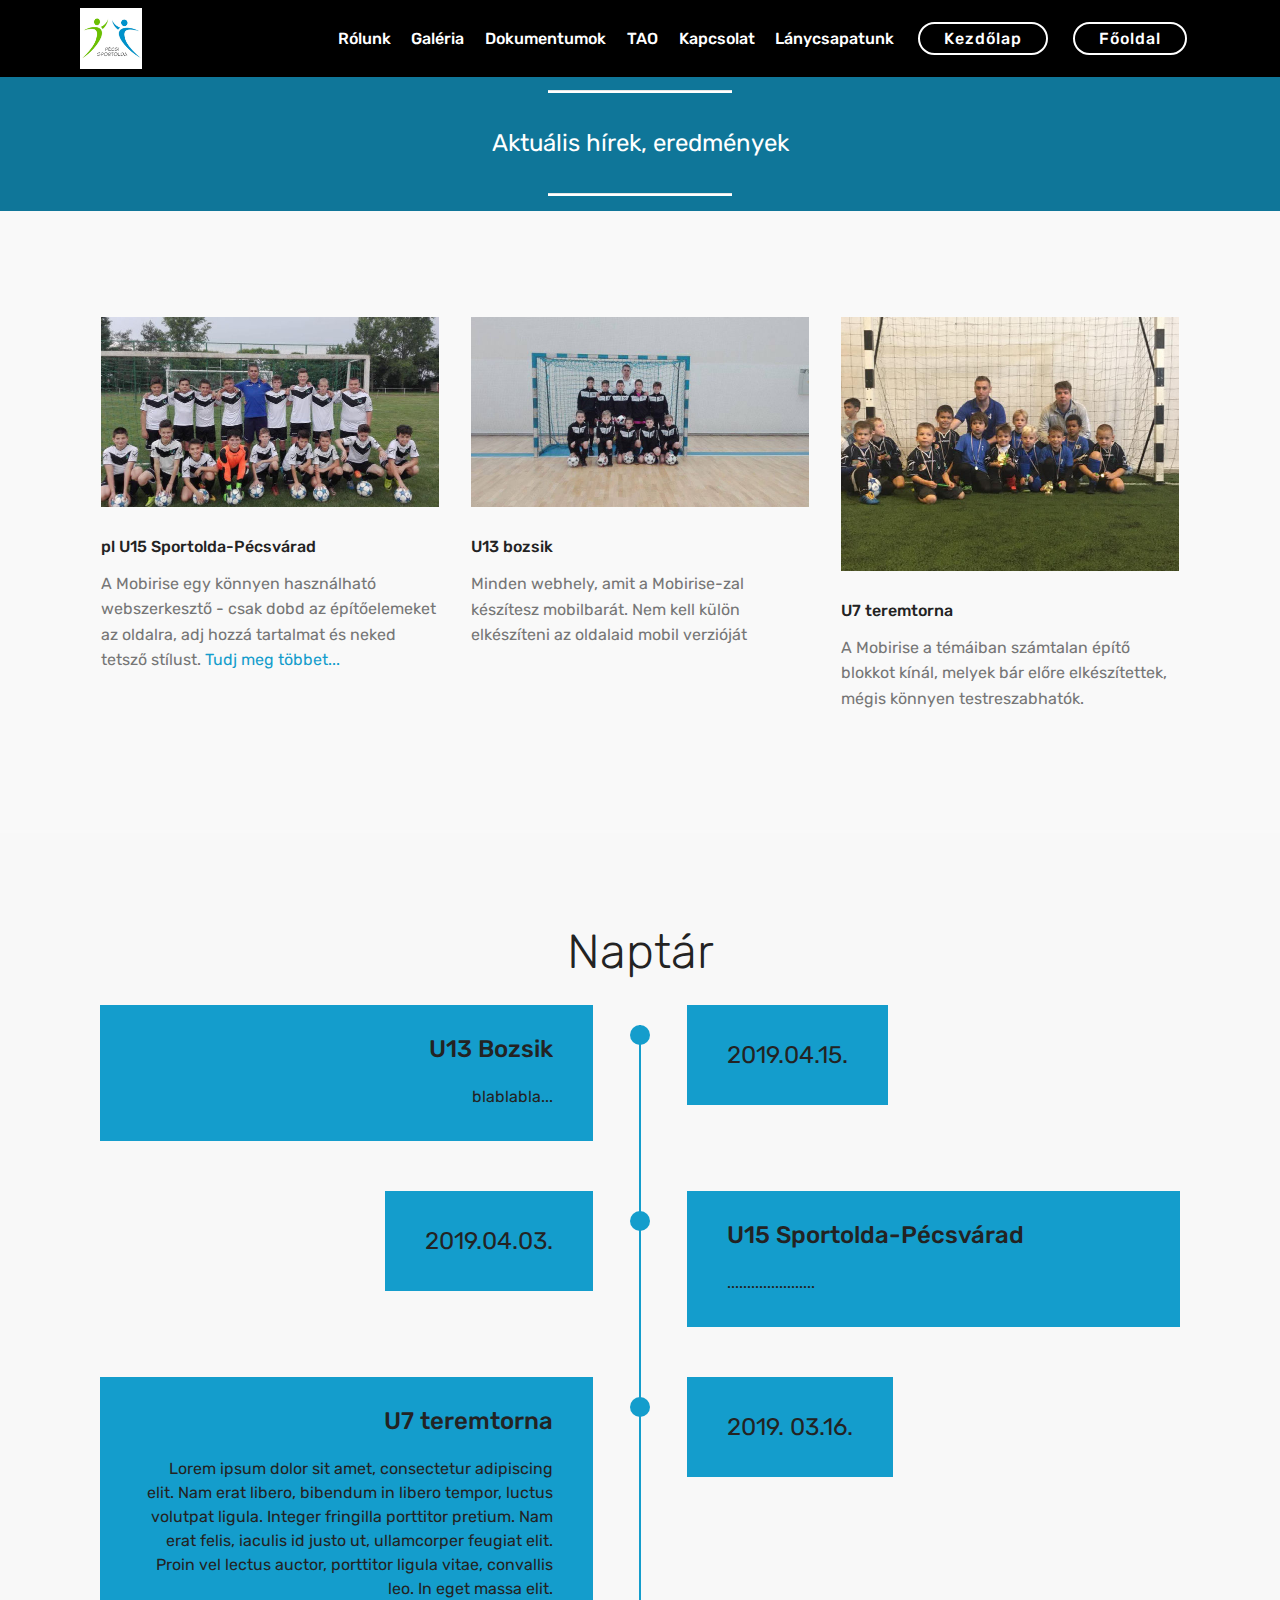
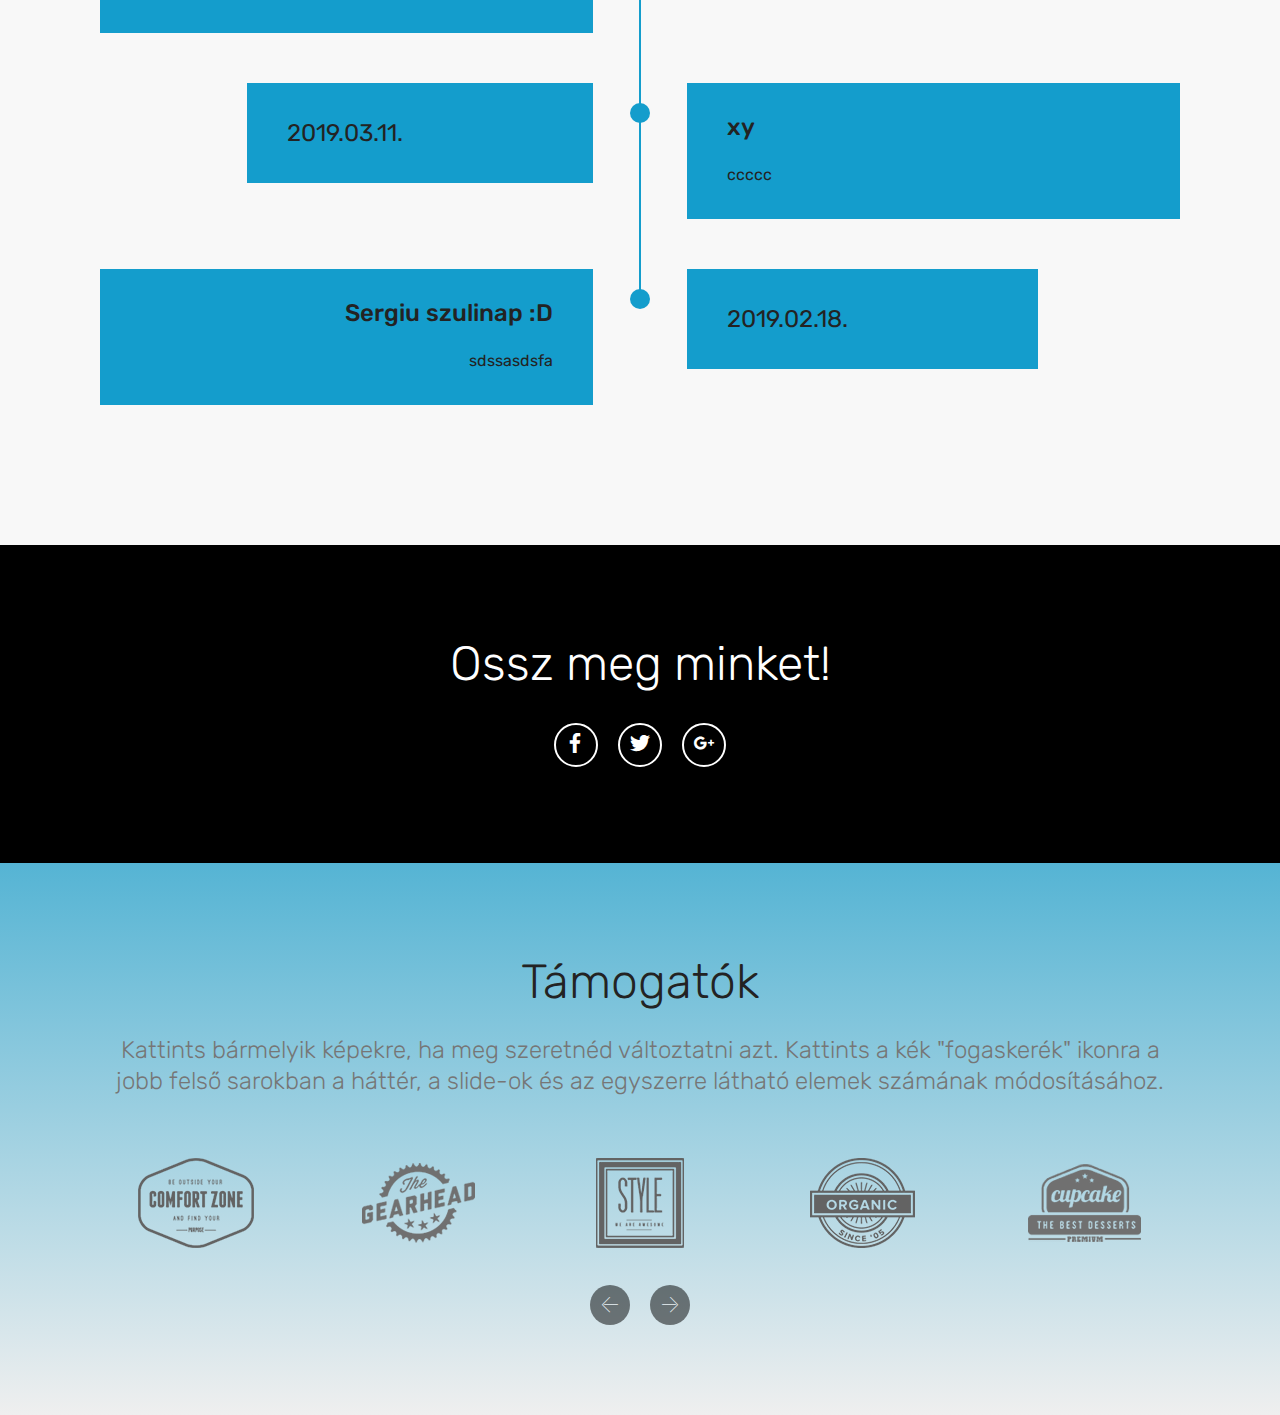
<file: page6.html>
<!DOCTYPE html>
<html >
<head>
  <!-- Site made with Mobirise Website Builder v4.8.2, https://mobirise.com -->
  <meta charset="UTF-8">
  <meta http-equiv="X-UA-Compatible" content="IE=edge">
  <meta name="generator" content="Mobirise v4.8.2, mobirise.com">
  <meta name="viewport" content="width=device-width, initial-scale=1, minimum-scale=1">
  <link rel="shortcut icon" href="assets/images/logo4.png" type="image/x-icon">
  <meta name="description" content="Website Builder Description">
  <title>Pecsi sportolda SE</title>
  <link rel="stylesheet" href="assets/web/assets/mobirise-icons/mobirise-icons.css">
  <link rel="stylesheet" href="assets/tether/tether.min.css">
  <link rel="stylesheet" href="assets/bootstrap/css/bootstrap.min.css">
  <link rel="stylesheet" href="assets/bootstrap/css/bootstrap-grid.min.css">
  <link rel="stylesheet" href="assets/bootstrap/css/bootstrap-reboot.min.css">
  <link rel="stylesheet" href="assets/dropdown/css/style.css">
  <link rel="stylesheet" href="assets/socicon/css/styles.css">
  <link rel="stylesheet" href="assets/theme/css/style.css">
  <link rel="stylesheet" href="assets/mobirise/css/mbr-additional.css" type="text/css">
  
  
  
</head>
<body>
  <section class="menu cid-rgJMSrHEo0" once="menu" id="menu2-k">

    

    <nav class="navbar navbar-expand beta-menu navbar-dropdown align-items-center navbar-fixed-top navbar-toggleable-sm">
        <button class="navbar-toggler navbar-toggler-right" type="button" data-toggle="collapse" data-target="#navbarSupportedContent" aria-controls="navbarSupportedContent" aria-expanded="false" aria-label="Toggle navigation">
            <div class="hamburger">
                <span></span>
                <span></span>
                <span></span>
                <span></span>
            </div>
        </button>
        <div class="menu-logo">
            <div class="navbar-brand">
                <span class="navbar-logo">
                    <a href="page6.html">
                        <img src="assets/images/logo-122x120.png" alt="Mobirise" title="" style="height: 3.8rem;">
                    </a>
                </span>
                
            </div>
        </div>
        <div class="collapse navbar-collapse" id="navbarSupportedContent">
            <ul class="navbar-nav nav-dropdown" data-app-modern-menu="true"><li class="nav-item"><a class="nav-link link text-white display-4" href="page7.html">
                        Rólunk</a></li><li class="nav-item"><a class="nav-link link text-white display-4" href="page8.html">
                        Galéria</a></li><li class="nav-item"><a class="nav-link link text-white display-4" href="page9.html">
                        Dokumentumok</a></li>
                <li class="nav-item">
                    <a class="nav-link link text-white display-4" href="page10.html">
                        TAO</a>
                </li><li class="nav-item"><a class="nav-link link text-white display-4" href="page11.html">Kapcsolat</a></li><li class="nav-item"><a class="nav-link link text-white display-4" href="http://lanyokok.hu" target="_blank">Lánycsapatunk</a></li></ul>
            <div class="navbar-buttons mbr-section-btn"><a class="btn btn-sm btn-white-outline display-4" href="page6.html">
                    
                    Kezdőlap</a> <a class="btn btn-sm btn-white-outline display-4" href="index.html">
                    
                    Főoldal</a></div>
        </div>
    </nav>
</section>

<section class="engine"><a href="https://mobiri.se/s">free bootstrap theme</a></section><section class="mbr-section article content10 cid-rgJPZWDAut" id="content10-n">
    
     

    <div class="container">
        <div class="inner-container" style="width: 66%;">
            <hr class="line" style="width: 25%;">
            <div class="section-text align-center mbr-white mbr-fonts-style display-5">
                    Aktuális hírek, eredmények</div>
            <hr class="line" style="width: 25%;">
        </div>
    </div>
</section>

<section class="features2 cid-rgJPPk7cKU" id="features2-m">

    

    
    
    <div class="container">
        <div class="media-container-row">
            <div class="card p-3 col-12 col-md-6 col-lg-4">
                <div class="card-wrapper">
                    <div class="card-img">
                        <img src="assets/images/33836535-1666530740081722-2644390988822347776-n-676x379.jpg" alt="Mobirise" title="">
                    </div>
                    <div class="card-box">
                        <h4 class="card-title pb-3 mbr-fonts-style display-7">
                            pl U15 Sportolda-Pécsvárad</h4>
                        <p class="mbr-text mbr-fonts-style display-7">
                            A Mobirise egy könnyen használható webszerkesztő - csak dobd az építőelemeket az oldalra, adj hozzá tartalmat és neked tetsző stílust. <a href="http://mobirise.com">Tudj meg többet...</a>
                        </p>
                    </div>
                </div>
            </div>

            <div class="card p-3 col-12 col-md-6 col-lg-4">
                <div class="card-wrapper">
                    <div class="card-img">
                        <img src="assets/images/50902141-2003783939689732-4929589116741353472-n-676x380.jpg" alt="Mobirise" title="">
                    </div>
                    <div class="card-box ">
                        <h4 class="card-title pb-3 mbr-fonts-style display-7">
                            U13 bozsik</h4>
                        <p class="mbr-text mbr-fonts-style display-7">
                            Minden webhely, amit a Mobirise-zal készítesz mobilbarát. Nem kell külön elkészíteni az oldalaid mobil verzióját&nbsp;</p>
                    </div>
                </div>
            </div>

            <div class="card p-3 col-12 col-md-6 col-lg-4">
                <div class="card-wrapper">
                    <div class="card-img">
                        <img src="assets/images/46463885-1904589066275887-3333991934300520448-n-676x507.jpg" alt="Mobirise" title="">
                    </div>
                    <div class="card-box">
                        <h4 class="card-title pb-3 mbr-fonts-style display-7">
                            U7 teremtorna</h4>
                        <p class="mbr-text mbr-fonts-style display-7">
                            A Mobirise a témáiban számtalan építő blokkot kínál, melyek bár előre elkészítettek, mégis könnyen testreszabhatók.</p>
                    </div>
                </div>
            </div>

            
        </div>
    </div>
</section>

<section class="timeline1 cid-rgJPnWLFQI" id="timeline1-l">

    

    

    <div class="container align-center">
        <h2 class="mbr-section-title pb-3 mbr-fonts-style display-2">Naptár</h2>
        

        <div class="container timelines-container" mbri-timelines="">
            <div class="row timeline-element reverse separline">      
                 <div class="timeline-date-panel col-xs-12 col-md-6  align-left">         
                    <div class="time-line-date-content">
                        <p class="mbr-timeline-date mbr-fonts-style display-5">
                            2019.04.15.</p>
                    </div>
                </div>
           <span class="iconBackground"></span>
            <div class="col-xs-12 col-md-6 align-right">
                <div class="timeline-text-content">
                    <h4 class="mbr-timeline-title pb-3 mbr-fonts-style display-5">U13 Bozsik</h4>
                    <p class="mbr-timeline-text mbr-fonts-style display-7">
                        blablabla...</p>
                 </div>
            </div>
            </div>

            <div class="row timeline-element  separline">
                <div class="timeline-date-panel col-xs-12 col-md-6 align-right">
                    <div class="time-line-date-content">
                        <p class="mbr-timeline-date mbr-fonts-style display-5">
                            2019.04.03.</p>
                    </div>
                </div>
                <span class="iconBackground"></span>
                <div class="col-xs-12 col-md-6 align-left ">
                    <div class="timeline-text-content">
                        <h4 class="mbr-timeline-title pb-3 mbr-fonts-style display-5">
                            U15 Sportolda-Pécsvárad</h4>
                        <p class="mbr-timeline-text mbr-fonts-style display-7">
                            ......................</p>
                    </div>
                </div>
            </div> 


            <div class="row timeline-element reverse separline">
                <div class="timeline-date-panel col-xs-12 col-md-6  align-left">
                    <div class="time-line-date-content">
                        <p class="mbr-timeline-date mbr-fonts-style display-5">
                            2019. 03.16.</p>
                    </div>
                </div>
                <span class="iconBackground"></span>
                <div class="col-xs-12 col-md-6 align-right">
                    <div class="timeline-text-content">
                        <h4 class="mbr-timeline-title pb-3 mbr-fonts-style display-5">
                            U7 teremtorna</h4>      
                        <p class="mbr-timeline-text mbr-fonts-style display-7">
                            Lorem ipsum dolor sit amet, consectetur adipiscing elit. Nam erat libero, bibendum in libero tempor, luctus volutpat ligula. Integer fringilla porttitor pretium. Nam erat felis, iaculis id justo ut, ullamcorper feugiat elit. Proin vel lectus auctor, porttitor ligula vitae, convallis leo. In eget massa elit.
                        </p>
                    </div>
                </div>
            </div>

            <div class="row timeline-element  separline">
                <div class="timeline-date-panel col-xs-12 col-md-6 align-right">
                    <div class="time-line-date-content">
                        <p class="mbr-timeline-date mbr-fonts-style display-5">
                            2019.03.11. &nbsp; &nbsp; &nbsp; &nbsp; &nbsp; &nbsp; &nbsp; &nbsp; &nbsp; &nbsp; &nbsp; &nbsp;&nbsp;</p>
                    </div>
                </div>
                <span class="iconBackground"></span>
                <div class="col-xs-12 col-md-6 align-left ">
                    <div class="timeline-text-content">
                        <h4 class="mbr-timeline-title pb-3 mbr-fonts-style display-5">
                            xy</h4>
                        <p class="mbr-timeline-text mbr-fonts-style display-7">
                            ccccc</p>
                    </div>
                </div>
            </div>


            <div class="row timeline-element reverse">
                <div class="timeline-date-panel col-xs-12 col-md-6  align-left">
                    <div class="time-line-date-content">
                        <p class="mbr-timeline-date mbr-fonts-style display-5">
                            2019.02.18. &nbsp; &nbsp; &nbsp; &nbsp; &nbsp; &nbsp; &nbsp; &nbsp; &nbsp; &nbsp; &nbsp; &nbsp;&nbsp;</p>
                    </div>
                </div>
                <span class="iconBackground"></span>
                <div class="col-xs-12 col-md-6 align-right">
                    <div class="timeline-text-content">
                        <h4 class="mbr-timeline-title pb-3 mbr-fonts-style display-5">
                            Sergiu szulinap :D</h4>
                        <p class="mbr-timeline-text mbr-fonts-style display-7">
                            sdssasdsfa</p>
                    </div>
                </div>
            </div>


            

            

            

            

            

            

            
        </div>
    </div>
</section>

<section class="cid-rgK0YxIXdW" id="social-buttons1-13">
    
    

    

    <div class="container">
        <div class="media-container-row">
            <div class="col-md-8 align-center">
                <h2 class="pb-3 mbr-section-title mbr-fonts-style display-2">
                    Ossz meg minket!</h2>
                <div>
                    <div class="mbr-social-likes" data-counters="false">
                        <span class="btn btn-social facebook mx-2" title="Facebook megosztás linkje">
                            <i class="socicon socicon-facebook"></i>
                        </span>
                        <span class="btn btn-social twitter mx-2" title="Twitter megosztás linkje">
                            <i class="socicon socicon-twitter"></i>
                        </span>
                        <span class="btn btn-social plusone mx-2" title="Google+ megosztás linkje">
                            <i class="socicon socicon-googleplus"></i>
                        </span>
                        
                        
                    </div>
                </div>
            </div>
        </div>
    </div>
</section>

<section class="clients cid-rgK1bg3hwG" id="clients-14">
      

    
        <div class="container mb-5">
            <div class="media-container-row">
                <div class="col-12 align-center">
                    <h2 class="mbr-section-title pb-3 mbr-fonts-style display-2">
                        Támogatók</h2>
                    <h3 class="mbr-section-subtitle mbr-light mbr-fonts-style display-5">
                        Kattints bármelyik képekre, ha meg szeretnéd változtatni azt. Kattints a kék "fogaskerék" ikonra a jobb felső sarokban a háttér, a slide-ok és az egyszerre látható elemek számának módosításához.
                    </h3>
                </div>
            </div>
        </div>

    <div class="container">
        <div class="carousel slide" data-ride="carousel" role="listbox">
            <div class="carousel-inner" data-visible="5">
                
                
                
                
                
            <div class="carousel-item ">
                    <div class="media-container-row">
                        <div class="col-md-12">
                            <div class="wrap-img ">
                                <img src="assets/images/1.png" class="img-responsive clients-img">
                            </div>
                        </div>
                    </div>
                </div><div class="carousel-item ">
                    <div class="media-container-row">
                        <div class="col-md-12">
                            <div class="wrap-img ">
                                <img src="assets/images/2.png" class="img-responsive clients-img">
                            </div>
                        </div>
                    </div>
                </div><div class="carousel-item ">
                    <div class="media-container-row">
                        <div class="col-md-12">
                            <div class="wrap-img ">
                                <img src="assets/images/3.png" class="img-responsive clients-img">
                            </div>
                        </div>
                    </div>
                </div><div class="carousel-item ">
                    <div class="media-container-row">
                        <div class="col-md-12">
                            <div class="wrap-img ">
                                <img src="assets/images/4.png" class="img-responsive clients-img">
                            </div>
                        </div>
                    </div>
                </div><div class="carousel-item ">
                    <div class="media-container-row">
                        <div class="col-md-12">
                            <div class="wrap-img ">
                                <img src="assets/images/5.png" class="img-responsive clients-img">
                            </div>
                        </div>
                    </div>
                </div></div>
            <div class="carousel-controls">
                <a data-app-prevent-settings="" class="carousel-control carousel-control-prev" role="button" data-slide="prev">
                    <span aria-hidden="true" class="mbri-left mbr-iconfont"></span>
                    <span class="sr-only">Előző</span>
                </a>
                <a data-app-prevent-settings="" class="carousel-control carousel-control-next" role="button" data-slide="next">
                    <span aria-hidden="true" class="mbri-right mbr-iconfont"></span>
                    <span class="sr-only">Következő</span>
                </a>
            </div>
        </div>
    </div>
</section>


  <script src="assets/web/assets/jquery/jquery.min.js"></script>
  <script src="assets/popper/popper.min.js"></script>
  <script src="assets/tether/tether.min.js"></script>
  <script src="assets/bootstrap/js/bootstrap.min.js"></script>
  <script src="assets/smoothscroll/smooth-scroll.js"></script>
  <script src="assets/dropdown/js/script.min.js"></script>
  <script src="assets/sociallikes/social-likes.js"></script>
  <script src="assets/bootstrapcarouselswipe/bootstrap-carousel-swipe.js"></script>
  <script src="assets/mbr-clients-slider/mbr-clients-slider.js"></script>
  <script src="assets/touchswipe/jquery.touch-swipe.min.js"></script>
  <script src="assets/theme/js/script.js"></script>
  
  
</body>
</html>
</file>
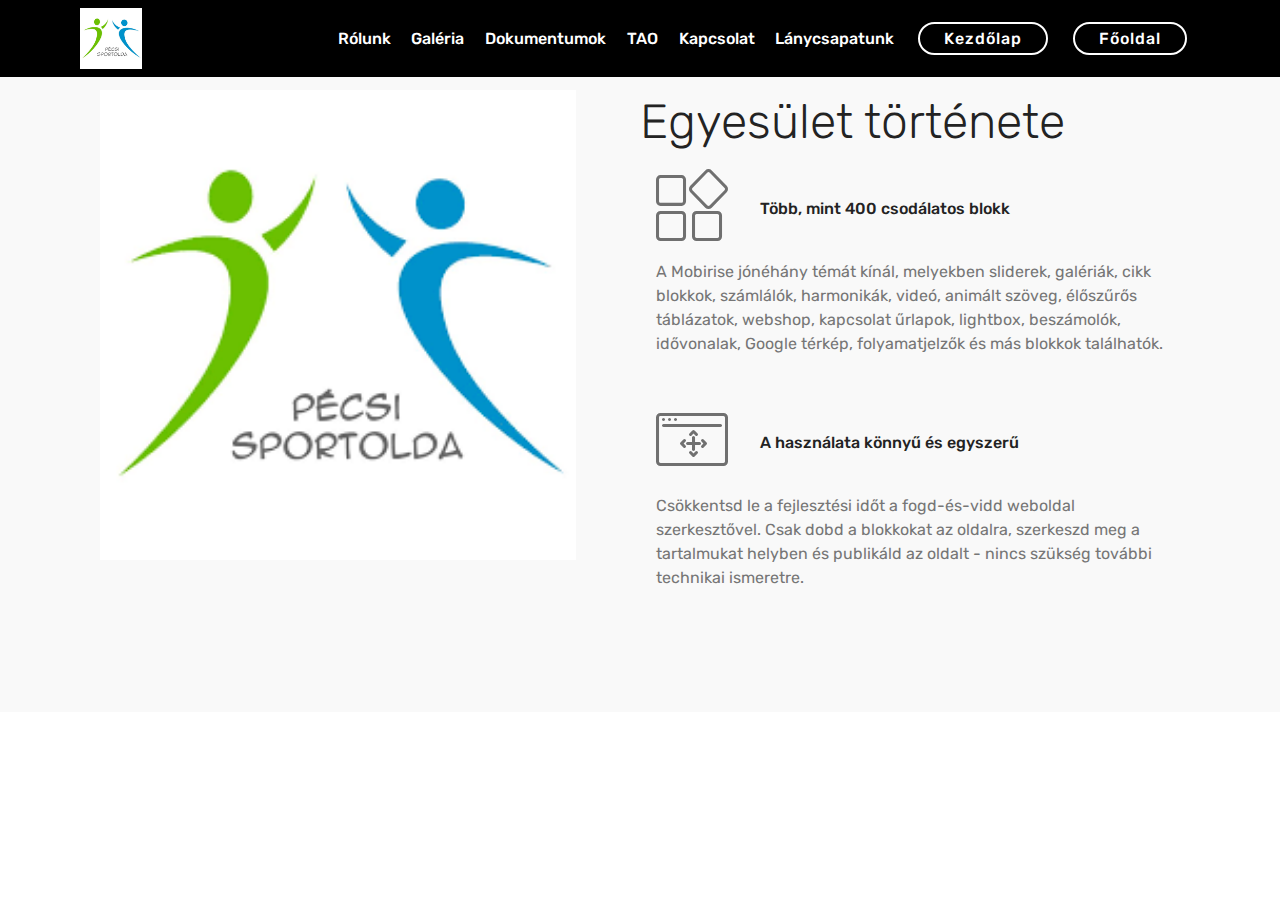
<file: page7.html>
<!DOCTYPE html>
<html >
<head>
  <!-- Site made with Mobirise Website Builder v4.8.2, https://mobirise.com -->
  <meta charset="UTF-8">
  <meta http-equiv="X-UA-Compatible" content="IE=edge">
  <meta name="generator" content="Mobirise v4.8.2, mobirise.com">
  <meta name="viewport" content="width=device-width, initial-scale=1, minimum-scale=1">
  <link rel="shortcut icon" href="assets/images/logo4.png" type="image/x-icon">
  <meta name="description" content="Site Generator Description">
  <title>Rólunk</title>
  <link rel="stylesheet" href="assets/web/assets/mobirise-icons/mobirise-icons.css">
  <link rel="stylesheet" href="assets/tether/tether.min.css">
  <link rel="stylesheet" href="assets/bootstrap/css/bootstrap.min.css">
  <link rel="stylesheet" href="assets/bootstrap/css/bootstrap-grid.min.css">
  <link rel="stylesheet" href="assets/bootstrap/css/bootstrap-reboot.min.css">
  <link rel="stylesheet" href="assets/dropdown/css/style.css">
  <link rel="stylesheet" href="assets/theme/css/style.css">
  <link rel="stylesheet" href="assets/mobirise/css/mbr-additional.css" type="text/css">
  
  
  
</head>
<body>
  <section class="menu cid-rgJMSrHEo0" once="menu" id="menu2-o">

    

    <nav class="navbar navbar-expand beta-menu navbar-dropdown align-items-center navbar-fixed-top navbar-toggleable-sm">
        <button class="navbar-toggler navbar-toggler-right" type="button" data-toggle="collapse" data-target="#navbarSupportedContent" aria-controls="navbarSupportedContent" aria-expanded="false" aria-label="Toggle navigation">
            <div class="hamburger">
                <span></span>
                <span></span>
                <span></span>
                <span></span>
            </div>
        </button>
        <div class="menu-logo">
            <div class="navbar-brand">
                <span class="navbar-logo">
                    <a href="page6.html">
                        <img src="assets/images/logo-122x120.png" alt="Mobirise" title="" style="height: 3.8rem;">
                    </a>
                </span>
                
            </div>
        </div>
        <div class="collapse navbar-collapse" id="navbarSupportedContent">
            <ul class="navbar-nav nav-dropdown" data-app-modern-menu="true"><li class="nav-item"><a class="nav-link link text-white display-4" href="page7.html">
                        Rólunk</a></li><li class="nav-item"><a class="nav-link link text-white display-4" href="page8.html">
                        Galéria</a></li><li class="nav-item"><a class="nav-link link text-white display-4" href="page9.html">
                        Dokumentumok</a></li>
                <li class="nav-item">
                    <a class="nav-link link text-white display-4" href="page10.html">
                        TAO</a>
                </li><li class="nav-item"><a class="nav-link link text-white display-4" href="page11.html">Kapcsolat</a></li><li class="nav-item"><a class="nav-link link text-white display-4" href="http://lanyokok.hu" target="_blank">Lánycsapatunk</a></li></ul>
            <div class="navbar-buttons mbr-section-btn"><a class="btn btn-sm btn-white-outline display-4" href="page6.html">
                    
                    Kezdőlap</a> <a class="btn btn-sm btn-white-outline display-4" href="index.html">
                    
                    Főoldal</a></div>
        </div>
    </nav>
</section>

<section class="engine"><a href="https://mobiri.se/l">free website templates</a></section><section class="features11 cid-rgJT4Ca3VE" id="features11-u">

    

    

    <div class="container">   
        <div class="col-md-12">
            <div class="media-container-row">
                <div class="mbr-figure" style="width: 50%;">
                    <img src="assets/images/logo-226x223.png" alt="Mobirise" title="">
                </div>
                <div class=" align-left aside-content">
                    <h2 class="mbr-title pt-2 mbr-fonts-style display-2">
                        Egyesület története</h2>
                    <div class="mbr-section-text">
                        
                    </div>

                    <div class="block-content">
                        <div class="card p-3 pr-3">
                            <div class="media">
                                <div class=" align-self-center card-img pb-3">
                                    <span class="mbri-extension mbr-iconfont"></span>
                                </div>     
                                <div class="media-body">
                                    <h4 class="card-title mbr-fonts-style display-7">
                                        Több, mint 400 csodálatos blokk
                                    </h4>
                                </div>
                            </div>                

                            <div class="card-box">
                                <p class="block-text mbr-fonts-style display-7">
                                   A Mobirise jónéhány témát kínál, melyekben sliderek, galériák, cikk blokkok, számlálók, harmonikák, videó, animált szöveg, élőszűrős táblázatok, webshop, kapcsolat űrlapok, lightbox, beszámolók, idővonalak, Google térkép, folyamatjelzők és más blokkok találhatók. 
                                </p>
                            </div>
                        </div>

                        <div class="card p-3 pr-3">
                            <div class="media">
                                <div class="align-self-center card-img pb-3">
                                    <span class="mbri-drag-n-drop2 mbr-iconfont"></span>
                                </div>     
                                <div class="media-body">
                                    <h4 class="card-title mbr-fonts-style display-7">
                                        A használata könnyű és egyszerű
                                    </h4>
                                </div>
                            </div>                

                            <div class="card-box">
                                <p class="block-text mbr-fonts-style display-7">
                                    Csökkentsd le a fejlesztési időt a fogd-és-vidd weboldal szerkesztővel. Csak dobd a blokkokat az oldalra, szerkeszd meg a tartalmukat helyben és publikáld az oldalt - nincs szükség további technikai ismeretre.
                                </p>
                            </div>
                        </div>
                    </div>
                </div>
            </div>
        </div> 
    </div>          
</section>


  <script src="assets/web/assets/jquery/jquery.min.js"></script>
  <script src="assets/popper/popper.min.js"></script>
  <script src="assets/tether/tether.min.js"></script>
  <script src="assets/bootstrap/js/bootstrap.min.js"></script>
  <script src="assets/smoothscroll/smooth-scroll.js"></script>
  <script src="assets/dropdown/js/script.min.js"></script>
  <script src="assets/touchswipe/jquery.touch-swipe.min.js"></script>
  <script src="assets/theme/js/script.js"></script>
  
  
</body>
</html>
</file>
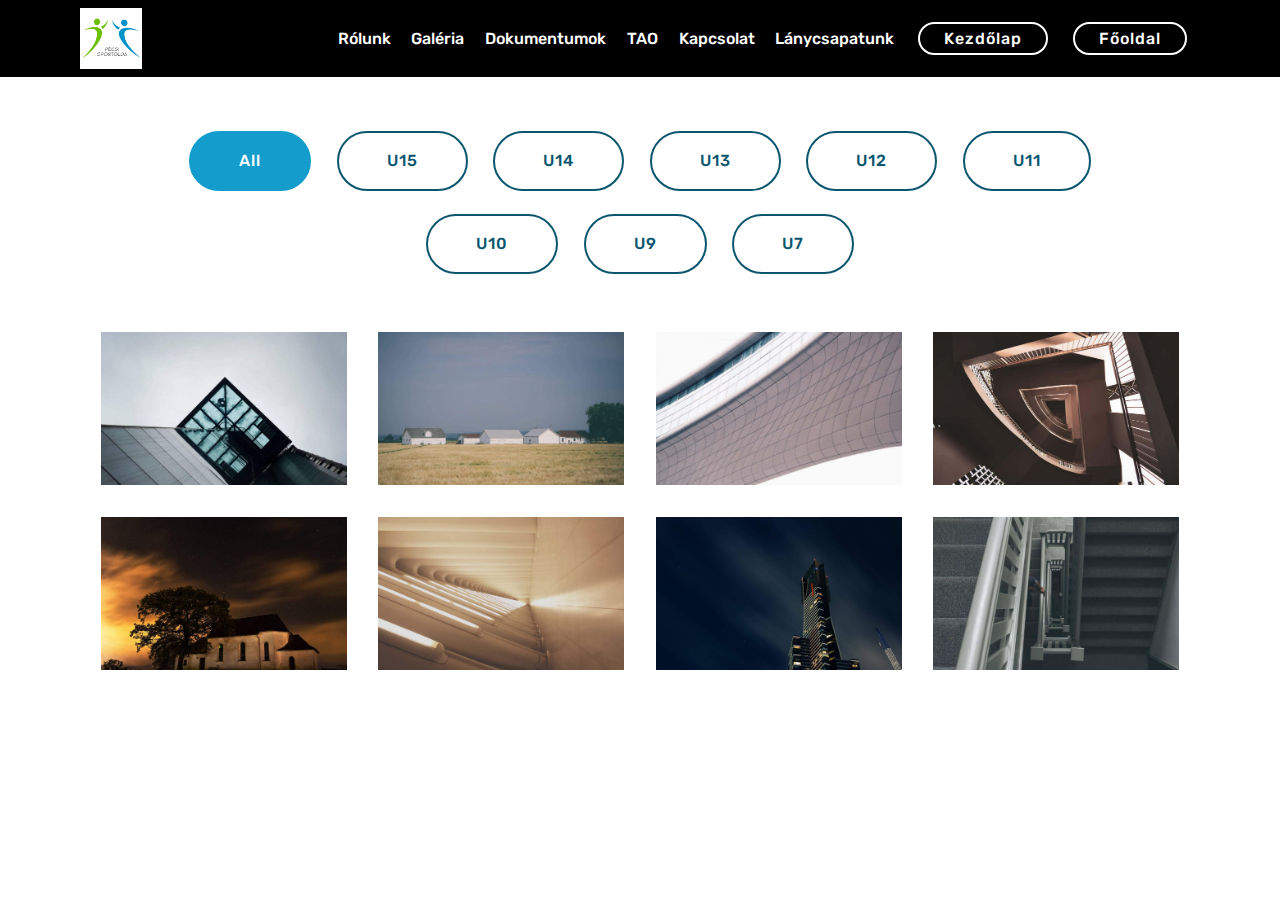
<file: page8.html>
<!DOCTYPE html>
<html >
<head>
  <!-- Site made with Mobirise Website Builder v4.8.2, https://mobirise.com -->
  <meta charset="UTF-8">
  <meta http-equiv="X-UA-Compatible" content="IE=edge">
  <meta name="generator" content="Mobirise v4.8.2, mobirise.com">
  <meta name="viewport" content="width=device-width, initial-scale=1, minimum-scale=1">
  <link rel="shortcut icon" href="assets/images/logo4.png" type="image/x-icon">
  <meta name="description" content="Web Page Maker Description">
  <title>Galéria</title>
  <link rel="stylesheet" href="assets/web/assets/mobirise-icons/mobirise-icons.css">
  <link rel="stylesheet" href="assets/tether/tether.min.css">
  <link rel="stylesheet" href="assets/bootstrap/css/bootstrap.min.css">
  <link rel="stylesheet" href="assets/bootstrap/css/bootstrap-grid.min.css">
  <link rel="stylesheet" href="assets/bootstrap/css/bootstrap-reboot.min.css">
  <link rel="stylesheet" href="assets/dropdown/css/style.css">
  <link rel="stylesheet" href="assets/theme/css/style.css">
  <link rel="stylesheet" href="assets/gallery/style.css">
  <link rel="stylesheet" href="assets/mobirise/css/mbr-additional.css" type="text/css">
  
  
  
</head>
<body>
  <section class="menu cid-rgJMSrHEo0" once="menu" id="menu2-p">

    

    <nav class="navbar navbar-expand beta-menu navbar-dropdown align-items-center navbar-fixed-top navbar-toggleable-sm">
        <button class="navbar-toggler navbar-toggler-right" type="button" data-toggle="collapse" data-target="#navbarSupportedContent" aria-controls="navbarSupportedContent" aria-expanded="false" aria-label="Toggle navigation">
            <div class="hamburger">
                <span></span>
                <span></span>
                <span></span>
                <span></span>
            </div>
        </button>
        <div class="menu-logo">
            <div class="navbar-brand">
                <span class="navbar-logo">
                    <a href="page6.html">
                        <img src="assets/images/logo-122x120.png" alt="Mobirise" title="" style="height: 3.8rem;">
                    </a>
                </span>
                
            </div>
        </div>
        <div class="collapse navbar-collapse" id="navbarSupportedContent">
            <ul class="navbar-nav nav-dropdown" data-app-modern-menu="true"><li class="nav-item"><a class="nav-link link text-white display-4" href="page7.html">
                        Rólunk</a></li><li class="nav-item"><a class="nav-link link text-white display-4" href="page8.html">
                        Galéria</a></li><li class="nav-item"><a class="nav-link link text-white display-4" href="page9.html">
                        Dokumentumok</a></li>
                <li class="nav-item">
                    <a class="nav-link link text-white display-4" href="page10.html">
                        TAO</a>
                </li><li class="nav-item"><a class="nav-link link text-white display-4" href="page11.html">Kapcsolat</a></li><li class="nav-item"><a class="nav-link link text-white display-4" href="http://lanyokok.hu" target="_blank">Lánycsapatunk</a></li></ul>
            <div class="navbar-buttons mbr-section-btn"><a class="btn btn-sm btn-white-outline display-4" href="page6.html">
                    
                    Kezdőlap</a> <a class="btn btn-sm btn-white-outline display-4" href="index.html">
                    
                    Főoldal</a></div>
        </div>
    </nav>
</section>

<section class="engine"><a href="https://mobiri.se/x">free css templates</a></section><section class="mbr-gallery mbr-slider-carousel cid-rgJTKhuA35" id="gallery2-w">

    

    <div class="container">
        <div><!-- Filter --><div class="mbr-gallery-filter container gallery-filter-active"><ul buttons="0"><li class="mbr-gallery-filter-all"><a class="btn btn-md btn-primary-outline active display-7" href="">All</a></li></ul></div><!-- Gallery --><div class="mbr-gallery-row"><div class="mbr-gallery-layout-default"><div><div><div class="mbr-gallery-item mbr-gallery-item--p2" data-video-url="false" data-tags="U15"><div href="#lb-gallery2-w" data-slide-to="0" data-toggle="modal"><img src="assets/images/gallery00.jpg" alt="" title=""><span class="icon-focus"></span></div></div><div class="mbr-gallery-item mbr-gallery-item--p2" data-video-url="false" data-tags="U14"><div href="#lb-gallery2-w" data-slide-to="1" data-toggle="modal"><img src="assets/images/gallery01.jpg" alt="" title=""><span class="icon-focus"></span></div></div><div class="mbr-gallery-item mbr-gallery-item--p2" data-video-url="false" data-tags="U13"><div href="#lb-gallery2-w" data-slide-to="2" data-toggle="modal"><img src="assets/images/gallery02.jpg" alt="" title=""><span class="icon-focus"></span></div></div><div class="mbr-gallery-item mbr-gallery-item--p2" data-video-url="false" data-tags="U12"><div href="#lb-gallery2-w" data-slide-to="3" data-toggle="modal"><img src="assets/images/gallery03.jpg" alt="" title=""><span class="icon-focus"></span></div></div><div class="mbr-gallery-item mbr-gallery-item--p2" data-video-url="false" data-tags="U11"><div href="#lb-gallery2-w" data-slide-to="4" data-toggle="modal"><img src="assets/images/gallery04.jpg" alt="" title=""><span class="icon-focus"></span></div></div><div class="mbr-gallery-item mbr-gallery-item--p2" data-video-url="false" data-tags="U10"><div href="#lb-gallery2-w" data-slide-to="5" data-toggle="modal"><img src="assets/images/gallery05.jpg" alt="" title=""><span class="icon-focus"></span></div></div><div class="mbr-gallery-item mbr-gallery-item--p2" data-video-url="false" data-tags="U9"><div href="#lb-gallery2-w" data-slide-to="6" data-toggle="modal"><img src="assets/images/gallery06.jpg" alt="" title=""><span class="icon-focus"></span></div></div><div class="mbr-gallery-item mbr-gallery-item--p2" data-video-url="false" data-tags="U7"><div href="#lb-gallery2-w" data-slide-to="7" data-toggle="modal"><img src="assets/images/gallery07.jpg" alt="" title=""><span class="icon-focus"></span></div></div></div></div><div class="clearfix"></div></div></div><!-- Lightbox --><div data-app-prevent-settings="" class="mbr-slider modal fade carousel slide" tabindex="-1" data-keyboard="true" data-interval="false" id="lb-gallery2-w"><div class="modal-dialog"><div class="modal-content"><div class="modal-body"><div class="carousel-inner"><div class="carousel-item"><img src="assets/images/gallery00.jpg" alt="" title=""></div><div class="carousel-item"><img src="assets/images/gallery01.jpg" alt="" title=""></div><div class="carousel-item"><img src="assets/images/gallery02.jpg" alt="" title=""></div><div class="carousel-item"><img src="assets/images/gallery03.jpg" alt="" title=""></div><div class="carousel-item"><img src="assets/images/gallery04.jpg" alt="" title=""></div><div class="carousel-item"><img src="assets/images/gallery05.jpg" alt="" title=""></div><div class="carousel-item"><img src="assets/images/gallery06.jpg" alt="" title=""></div><div class="carousel-item active"><img src="assets/images/gallery07.jpg" alt="" title=""></div></div><a class="carousel-control carousel-control-prev" role="button" data-slide="prev" href="#lb-gallery2-w"><span class="mbri-left mbr-iconfont" aria-hidden="true"></span><span class="sr-only">Previous</span></a><a class="carousel-control carousel-control-next" role="button" data-slide="next" href="#lb-gallery2-w"><span class="mbri-right mbr-iconfont" aria-hidden="true"></span><span class="sr-only">Next</span></a><a class="close" href="#" role="button" data-dismiss="modal"><span class="sr-only">Close</span></a></div></div></div></div></div>
    </div>

</section>


  <script src="assets/web/assets/jquery/jquery.min.js"></script>
  <script src="assets/popper/popper.min.js"></script>
  <script src="assets/tether/tether.min.js"></script>
  <script src="assets/bootstrap/js/bootstrap.min.js"></script>
  <script src="assets/smoothscroll/smooth-scroll.js"></script>
  <script src="assets/dropdown/js/script.min.js"></script>
  <script src="assets/touchswipe/jquery.touch-swipe.min.js"></script>
  <script src="assets/vimeoplayer/jquery.mb.vimeo_player.js"></script>
  <script src="assets/bootstrapcarouselswipe/bootstrap-carousel-swipe.js"></script>
  <script src="assets/masonry/masonry.pkgd.min.js"></script>
  <script src="assets/imagesloaded/imagesloaded.pkgd.min.js"></script>
  <script src="assets/theme/js/script.js"></script>
  <script src="assets/gallery/player.min.js"></script>
  <script src="assets/gallery/script.js"></script>
  <script src="assets/slidervideo/script.js"></script>
  
  
</body>
</html>
</file>
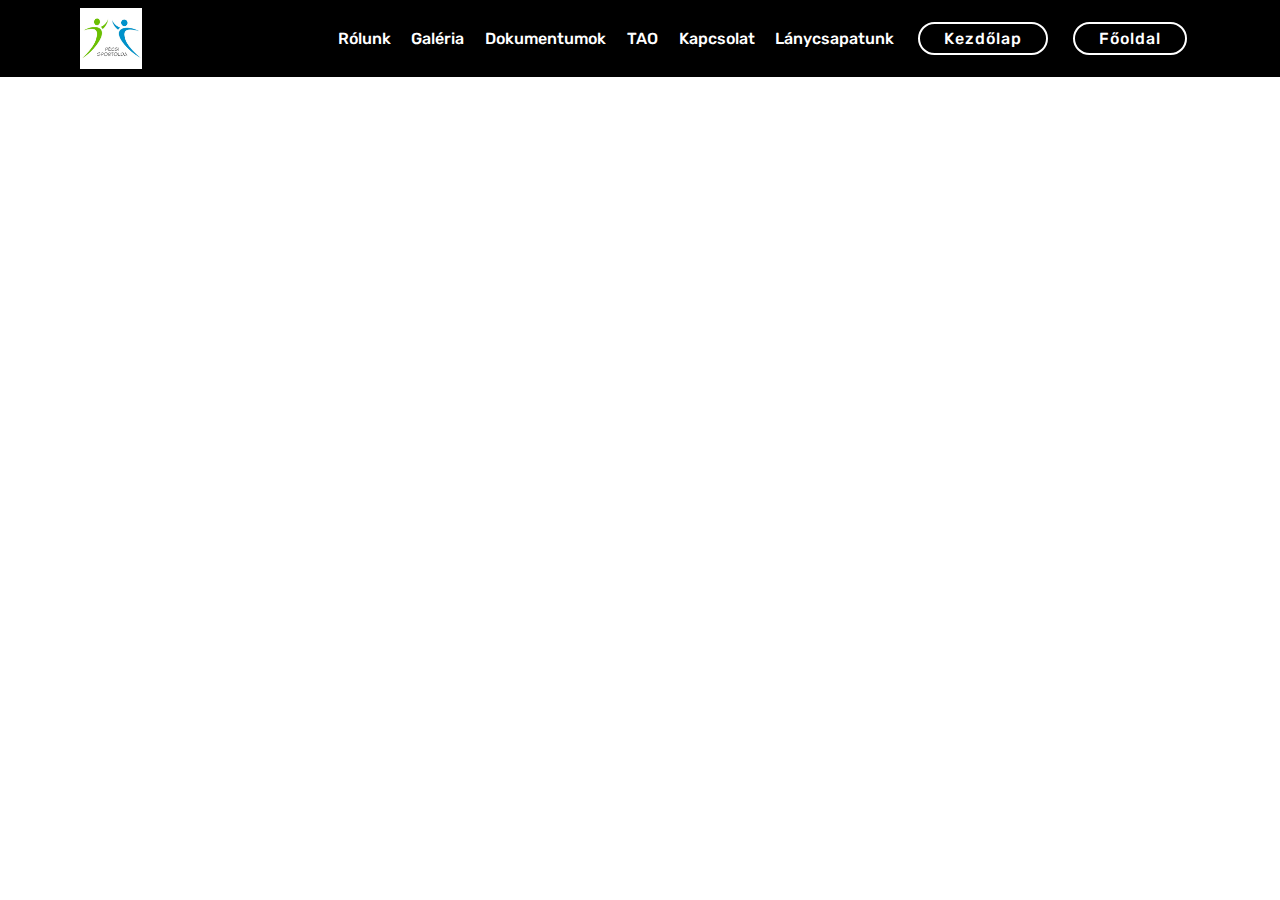
<file: page9.html>
<!DOCTYPE html>
<html >
<head>
  <!-- Site made with Mobirise Website Builder v4.8.2, https://mobirise.com -->
  <meta charset="UTF-8">
  <meta http-equiv="X-UA-Compatible" content="IE=edge">
  <meta name="generator" content="Mobirise v4.8.2, mobirise.com">
  <meta name="viewport" content="width=device-width, initial-scale=1, minimum-scale=1">
  <link rel="shortcut icon" href="assets/images/logo4.png" type="image/x-icon">
  <meta name="description" content="Website Builder Description">
  <title>Dokumentumok</title>
  <link rel="stylesheet" href="assets/tether/tether.min.css">
  <link rel="stylesheet" href="assets/bootstrap/css/bootstrap.min.css">
  <link rel="stylesheet" href="assets/bootstrap/css/bootstrap-grid.min.css">
  <link rel="stylesheet" href="assets/bootstrap/css/bootstrap-reboot.min.css">
  <link rel="stylesheet" href="assets/dropdown/css/style.css">
  <link rel="stylesheet" href="assets/theme/css/style.css">
  <link rel="stylesheet" href="assets/mobirise/css/mbr-additional.css" type="text/css">
  
  
  
</head>
<body>
  <section class="menu cid-rgJMSrHEo0" once="menu" id="menu2-q">

    

    <nav class="navbar navbar-expand beta-menu navbar-dropdown align-items-center navbar-fixed-top navbar-toggleable-sm">
        <button class="navbar-toggler navbar-toggler-right" type="button" data-toggle="collapse" data-target="#navbarSupportedContent" aria-controls="navbarSupportedContent" aria-expanded="false" aria-label="Toggle navigation">
            <div class="hamburger">
                <span></span>
                <span></span>
                <span></span>
                <span></span>
            </div>
        </button>
        <div class="menu-logo">
            <div class="navbar-brand">
                <span class="navbar-logo">
                    <a href="page6.html">
                        <img src="assets/images/logo-122x120.png" alt="Mobirise" title="" style="height: 3.8rem;">
                    </a>
                </span>
                
            </div>
        </div>
        <div class="collapse navbar-collapse" id="navbarSupportedContent">
            <ul class="navbar-nav nav-dropdown" data-app-modern-menu="true"><li class="nav-item"><a class="nav-link link text-white display-4" href="page7.html">
                        Rólunk</a></li><li class="nav-item"><a class="nav-link link text-white display-4" href="page8.html">
                        Galéria</a></li><li class="nav-item"><a class="nav-link link text-white display-4" href="page9.html">
                        Dokumentumok</a></li>
                <li class="nav-item">
                    <a class="nav-link link text-white display-4" href="page10.html">
                        TAO</a>
                </li><li class="nav-item"><a class="nav-link link text-white display-4" href="page11.html">Kapcsolat</a></li><li class="nav-item"><a class="nav-link link text-white display-4" href="http://lanyokok.hu" target="_blank">Lánycsapatunk</a></li></ul>
            <div class="navbar-buttons mbr-section-btn"><a class="btn btn-sm btn-white-outline display-4" href="page6.html">
                    
                    Kezdőlap</a> <a class="btn btn-sm btn-white-outline display-4" href="index.html">
                    
                    Főoldal</a></div>
        </div>
    </nav>
</section>


  <section class="engine"><a href="https://mobiri.se/j">website templates</a></section><script src="assets/web/assets/jquery/jquery.min.js"></script>
  <script src="assets/popper/popper.min.js"></script>
  <script src="assets/tether/tether.min.js"></script>
  <script src="assets/bootstrap/js/bootstrap.min.js"></script>
  <script src="assets/smoothscroll/smooth-scroll.js"></script>
  <script src="assets/dropdown/js/script.min.js"></script>
  <script src="assets/touchswipe/jquery.touch-swipe.min.js"></script>
  <script src="assets/theme/js/script.js"></script>
  
  
</body>
</html>
</file>
<file: assets/theme/css/style.css>
/*!
 * Mobirise v4 theme (https://mobirise.com/)
 * Copyright 2017 Mobirise
 */
section {
  background-color: #eeeeee; }

section,
.container,
.container-fluid {
  position: relative;
  word-wrap: break-word; }

a.mbr-iconfont:hover {
  text-decoration: none; }

.article .lead p, .article .lead ul, .article .lead ol, .article .lead pre, .article .lead blockquote {
  margin-bottom: 0; }

a {
  font-style: normal;
  font-weight: 400;
  cursor: pointer; }
  a, a:hover {
    text-decoration: none; }

figure {
  margin-bottom: 0; }

body {
  color: #232323; }

h1, h2, h3, h4, h5, h6,
.h1, .h2, .h3, .h4, .h5, .h6,
.display-1, .display-2, .display-3, .display-4 {
  line-height: 1;
  word-break: break-word;
  word-wrap: break-word; }

b, strong {
  font-weight: bold; }

blockquote {
  padding: 10px 0 10px 20px;
  position: relative;
  border-left: 2px solid;
  border-color: #ff3366; }

input:-webkit-autofill, input:-webkit-autofill:hover, input:-webkit-autofill:focus, input:-webkit-autofill:active {
  transition-delay: 9999s;
  transition-property: background-color, color; }

textarea[type="hidden"] {
  display: none; }

body {
  position: relative; }

section {
  background-position: 50% 50%;
  background-repeat: no-repeat;
  background-size: cover; }
  section .mbr-background-video,
  section .mbr-background-video-preview {
    position: absolute;
    bottom: 0;
    left: 0;
    right: 0;
    top: 0; }

.hidden {
  visibility: hidden; }

.mbr-z-index20 {
  z-index: 20; }

/*! Base colors */
.mbr-white {
  color: #ffffff; }

.mbr-black {
  color: #000000; }

.mbr-bg-white {
  background-color: #ffffff; }

.mbr-bg-black {
  background-color: #000000; }

/*! Text-aligns */
.align-left {
  text-align: left; }

.align-center {
  text-align: center; }

.align-right {
  text-align: right; }

@media (max-width: 767px) {
  .align-left, .align-center, .align-right, .mbr-section-btn, .mbr-section-title {
    text-align: center; } }
/*! Font-weight  */
.mbr-light {
  font-weight: 300; }

.mbr-regular {
  font-weight: 400; }

.mbr-semibold {
  font-weight: 500; }

.mbr-bold {
  font-weight: 700; }

/*! Media  */
.media-size-item {
  -webkit-flex: 1 1 auto;
  -moz-flex: 1 1 auto;
  -ms-flex: 1 1 auto;
  -o-flex: 1 1 auto;
  flex: 1 1 auto; }

.media-content {
  -webkit-flex-basis: 100%;
  flex-basis: 100%; }

.media-container-row {
  display: -ms-flexbox;
  display: -webkit-flex;
  display: flex;
  -webkit-flex-direction: row;
  -ms-flex-direction: row;
  flex-direction: row;
  -webkit-flex-wrap: wrap;
  -ms-flex-wrap: wrap;
  flex-wrap: wrap;
  -webkit-justify-content: center;
  -ms-flex-pack: center;
  justify-content: center;
  -webkit-align-content: center;
  -ms-flex-line-pack: center;
  align-content: center;
  -webkit-align-items: start;
  -ms-flex-align: start;
  align-items: start; }
  .media-container-row .media-size-item {
    width: 400px; }

.media-container-column {
  display: -ms-flexbox;
  display: -webkit-flex;
  display: flex;
  -webkit-flex-direction: column;
  -ms-flex-direction: column;
  flex-direction: column;
  -webkit-flex-wrap: wrap;
  -ms-flex-wrap: wrap;
  flex-wrap: wrap;
  -webkit-justify-content: center;
  -ms-flex-pack: center;
  justify-content: center;
  -webkit-align-content: center;
  -ms-flex-line-pack: center;
  align-content: center;
  -webkit-align-items: stretch;
  -ms-flex-align: stretch;
  align-items: stretch; }
  .media-container-column > * {
    width: 100%; }

@media (min-width: 992px) {
  .media-container-row {
    -webkit-flex-wrap: nowrap;
    -ms-flex-wrap: nowrap;
    flex-wrap: nowrap; } }
figure {
  overflow: hidden; }

figure[mbr-media-size] {
  transition: width 0.1s; }

.mbr-figure img, .mbr-figure iframe {
  display: block;
  width: 100%; }

.card {
  background-color: transparent;
  border: none; }

.card-img {
  text-align: center;
  flex-shrink: 0; }

.media {
  max-width: 100%;
  margin: 0 auto; }

.mbr-figure {
  -ms-flex-item-align: center;
  -ms-grid-row-align: center;
  -webkit-align-self: center;
  align-self: center; }

.media-container > div {
  max-width: 100%; }

.mbr-figure img, .card-img img {
  width: 100%; }

@media (max-width: 991px) {
  .media-size-item {
    width: auto !important; }

  .media {
    width: auto; }

  .mbr-figure {
    width: 100% !important; } }
/*! Buttons */
.mbr-section-btn {
  margin-left: -.25rem;
  margin-right: -.25rem;
  font-size: 0; }

nav .mbr-section-btn {
  margin-left: 0rem;
  margin-right: 0rem; }

/*! Btn icon margin */
.btn .mbr-iconfont, .btn.btn-sm .mbr-iconfont {
  cursor: pointer;
  margin-right: 0.5rem; }

.btn.btn-md .mbr-iconfont, .btn.btn-md .mbr-iconfont {
  margin-right: 0.8rem; }

.mbr-regular {
  font-weight: 400; }

.mbr-semibold {
  font-weight: 500; }

.mbr-bold {
  font-weight: 700; }

[type="submit"] {
  -webkit-appearance: none; }

/*! Full-screen */
.mbr-fullscreen .mbr-overlay {
  min-height: 100vh; }

.mbr-fullscreen {
  display: flex;
  display: -webkit-flex;
  display: -moz-flex;
  display: -ms-flex;
  display: -o-flex;
  align-items: center;
  -webkit-align-items: center;
  min-height: 100vh;
  padding-top: 3rem;
  padding-bottom: 3rem; }

/*! Map */
.map {
  height: 25rem;
  position: relative; }
  .map iframe {
    width: 100%;
    height: 100%; }

/* Form */
.form-asterisk {
  font-family: initial;
  position: absolute;
  top: -2px;
  font-weight: normal; }

/*! Scroll to top arrow */
.mbr-arrow-up {
  bottom: 25px;
  right: 90px;
  position: fixed;
  text-align: right;
  z-index: 5000;
  color: #ffffff;
  font-size: 32px;
  transform: rotate(180deg);
  -webkit-transform: rotate(180deg); }

.mbr-arrow-up a {
  background: rgba(0, 0, 0, 0.2);
  border-radius: 3px;
  color: #fff;
  display: inline-block;
  height: 60px;
  width: 60px;
  outline-style: none !important;
  position: relative;
  text-decoration: none;
  transition: all .3s ease-in-out;
  cursor: pointer;
  text-align: center; }
  .mbr-arrow-up a:hover {
    background-color: rgba(0, 0, 0, 0.4); }
  .mbr-arrow-up a i {
    line-height: 60px; }

.mbr-arrow-up-icon {
  display: block;
  color: #fff; }

.mbr-arrow-up-icon::before {
  content: "\203a";
  display: inline-block;
  font-family: serif;
  font-size: 32px;
  line-height: 1;
  font-style: normal;
  position: relative;
  top: 6px;
  left: -4px;
  -webkit-transform: rotate(-90deg);
  transform: rotate(-90deg); }

/*! Arrow Down */
.mbr-arrow {
  position: absolute;
  bottom: 45px;
  left: 50%;
  width: 60px;
  height: 60px;
  cursor: pointer;
  background-color: rgba(80, 80, 80, 0.5);
  border-radius: 50%;
  -webkit-transform: translateX(-50%);
  transform: translateX(-50%); }
  .mbr-arrow > a {
    display: inline-block;
    text-decoration: none;
    outline-style: none;
    -webkit-animation: arrowdown 1.7s ease-in-out infinite;
    animation: arrowdown 1.7s ease-in-out infinite; }
    .mbr-arrow > a > i {
      position: absolute;
      top: -2px;
      left: 15px;
      font-size: 2rem; }

@keyframes arrowdown {
  0% {
    transform: translateY(0px);
    -webkit-transform: translateY(0px); }
  50% {
    transform: translateY(-5px);
    -webkit-transform: translateY(-5px); }
  100% {
    transform: translateY(0px);
    -webkit-transform: translateY(0px); } }
@-webkit-keyframes arrowdown {
  0% {
    transform: translateY(0px);
    -webkit-transform: translateY(0px); }
  50% {
    transform: translateY(-5px);
    -webkit-transform: translateY(-5px); }
  100% {
    transform: translateY(0px);
    -webkit-transform: translateY(0px); } }
@media (max-width: 500px) {
  .mbr-arrow-up {
    left: 50%;
    right: auto;
    transform: translateX(-50%) rotate(180deg);
    -webkit-transform: translateX(-50%) rotate(180deg); } }
/*Gradients animation*/
@keyframes gradient-animation {
  from {
    background-position: 0% 100%;
    animation-timing-function: ease-in-out; }
  to {
    background-position: 100% 0%;
    animation-timing-function: ease-in-out; } }
@-webkit-keyframes gradient-animation {
  from {
    background-position: 0% 100%;
    animation-timing-function: ease-in-out; }
  to {
    background-position: 100% 0%;
    animation-timing-function: ease-in-out; } }
.bg-gradient {
  background-size: 200% 200%;
  animation: gradient-animation 5s infinite alternate;
  -webkit-animation: gradient-animation 5s infinite alternate; }

.menu .navbar-brand {
  display: -webkit-flex; }
  .menu .navbar-brand span {
    display: flex;
    display: -webkit-flex; }
  .menu .navbar-brand .navbar-caption-wrap {
    display: -webkit-flex; }
  .menu .navbar-brand .navbar-logo img {
    display: -webkit-flex; }
@media (min-width: 768px) and (max-width: 991px) {
  .menu .navbar-toggleable-sm .navbar-nav {
    display: -webkit-box;
    display: -webkit-flex;
    display: -ms-flexbox; } }
@media (min-width: 992px) {
  .menu .navbar-nav.nav-dropdown {
    display: -webkit-flex; }
  .menu .navbar-toggleable-sm .navbar-collapse {
    display: -webkit-flex !important; } }

/*# sourceMappingURL=style.css.map */
.engine {
	position: absolute;
	text-indent: -2400px;
	text-align: center;
	padding: 0;
	top: 0;
	left: -2400px;
}
</file>
<file: assets/mobirise/css/mbr-additional.css>
@import url(https://fonts.googleapis.com/css?family=Rubik:300,300i,400,400i,500,500i,700,700i,900,900i);





body {
  font-style: normal;
  line-height: 1.5;
}
.mbr-section-title {
  font-style: normal;
  line-height: 1.2;
}
.mbr-section-subtitle {
  line-height: 1.3;
}
.mbr-text {
  font-style: normal;
  line-height: 1.6;
}
.display-1 {
  font-family: 'Rubik', sans-serif;
  font-size: 4.25rem;
}
.display-1 > .mbr-iconfont {
  font-size: 6.8rem;
}
.display-2 {
  font-family: 'Rubik', sans-serif;
  font-size: 3rem;
}
.display-2 > .mbr-iconfont {
  font-size: 4.8rem;
}
.display-4 {
  font-family: 'Rubik', sans-serif;
  font-size: 1rem;
}
.display-4 > .mbr-iconfont {
  font-size: 1.6rem;
}
.display-5 {
  font-family: 'Rubik', sans-serif;
  font-size: 1.5rem;
}
.display-5 > .mbr-iconfont {
  font-size: 2.4rem;
}
.display-7 {
  font-family: 'Rubik', sans-serif;
  font-size: 1rem;
}
.display-7 > .mbr-iconfont {
  font-size: 1.6rem;
}
/* ---- Fluid typography for mobile devices ---- */
/* 1.4 - font scale ratio ( bootstrap == 1.42857 ) */
/* 100vw - current viewport width */
/* (48 - 20)  48 == 48rem == 768px, 20 == 20rem == 320px(minimal supported viewport) */
/* 0.65 - min scale variable, may vary */
@media (max-width: 768px) {
  .display-1 {
    font-size: 3.4rem;
    font-size: calc( 2.1374999999999997rem + (4.25 - 2.1374999999999997) * ((100vw - 20rem) / (48 - 20)));
    line-height: calc( 1.4 * (2.1374999999999997rem + (4.25 - 2.1374999999999997) * ((100vw - 20rem) / (48 - 20))));
  }
  .display-2 {
    font-size: 2.4rem;
    font-size: calc( 1.7rem + (3 - 1.7) * ((100vw - 20rem) / (48 - 20)));
    line-height: calc( 1.4 * (1.7rem + (3 - 1.7) * ((100vw - 20rem) / (48 - 20))));
  }
  .display-4 {
    font-size: 0.8rem;
    font-size: calc( 1rem + (1 - 1) * ((100vw - 20rem) / (48 - 20)));
    line-height: calc( 1.4 * (1rem + (1 - 1) * ((100vw - 20rem) / (48 - 20))));
  }
  .display-5 {
    font-size: 1.2rem;
    font-size: calc( 1.175rem + (1.5 - 1.175) * ((100vw - 20rem) / (48 - 20)));
    line-height: calc( 1.4 * (1.175rem + (1.5 - 1.175) * ((100vw - 20rem) / (48 - 20))));
  }
}
/* Buttons */
.btn {
  font-weight: 500;
  border-width: 2px;
  font-style: normal;
  letter-spacing: 1px;
  margin: .4rem .8rem;
  white-space: normal;
  -webkit-transition: all 0.3s ease-in-out;
  -moz-transition: all 0.3s ease-in-out;
  transition: all 0.3s ease-in-out;
  padding: 1rem 3rem;
  border-radius: 3px;
  display: inline-flex;
  align-items: center;
  justify-content: center;
  word-break: break-word;
}
.btn-sm {
  font-weight: 500;
  letter-spacing: 1px;
  -webkit-transition: all 0.3s ease-in-out;
  -moz-transition: all 0.3s ease-in-out;
  transition: all 0.3s ease-in-out;
  padding: 0.6rem 1.5rem;
  border-radius: 3px;
}
.btn-md {
  font-weight: 500;
  letter-spacing: 1px;
  margin: .4rem .8rem !important;
  -webkit-transition: all 0.3s ease-in-out;
  -moz-transition: all 0.3s ease-in-out;
  transition: all 0.3s ease-in-out;
  padding: 1rem 3rem;
  border-radius: 3px;
}
.btn-lg {
  font-weight: 500;
  letter-spacing: 1px;
  margin: .4rem .8rem !important;
  -webkit-transition: all 0.3s ease-in-out;
  -moz-transition: all 0.3s ease-in-out;
  transition: all 0.3s ease-in-out;
  padding: 1.2rem 3.2rem;
  border-radius: 3px;
}
.bg-primary {
  background-color: #149dcc !important;
}
.bg-success {
  background-color: #f7ed4a !important;
}
.bg-info {
  background-color: #82786e !important;
}
.bg-warning {
  background-color: #879a9f !important;
}
.bg-danger {
  background-color: #b1a374 !important;
}
.btn-primary,
.btn-primary:active {
  background-color: #149dcc !important;
  border-color: #149dcc !important;
  color: #ffffff !important;
}
.btn-primary:hover,
.btn-primary:focus,
.btn-primary.focus,
.btn-primary.active {
  color: #ffffff !important;
  background-color: #0d6786 !important;
  border-color: #0d6786 !important;
}
.btn-primary.disabled,
.btn-primary:disabled {
  color: #ffffff !important;
  background-color: #0d6786 !important;
  border-color: #0d6786 !important;
}
.btn-secondary,
.btn-secondary:active {
  background-color: #ff3366 !important;
  border-color: #ff3366 !important;
  color: #ffffff !important;
}
.btn-secondary:hover,
.btn-secondary:focus,
.btn-secondary.focus,
.btn-secondary.active {
  color: #ffffff !important;
  background-color: #e50039 !important;
  border-color: #e50039 !important;
}
.btn-secondary.disabled,
.btn-secondary:disabled {
  color: #ffffff !important;
  background-color: #e50039 !important;
  border-color: #e50039 !important;
}
.btn-info,
.btn-info:active {
  background-color: #82786e !important;
  border-color: #82786e !important;
  color: #ffffff !important;
}
.btn-info:hover,
.btn-info:focus,
.btn-info.focus,
.btn-info.active {
  color: #ffffff !important;
  background-color: #59524b !important;
  border-color: #59524b !important;
}
.btn-info.disabled,
.btn-info:disabled {
  color: #ffffff !important;
  background-color: #59524b !important;
  border-color: #59524b !important;
}
.btn-success,
.btn-success:active {
  background-color: #f7ed4a !important;
  border-color: #f7ed4a !important;
  color: #3f3c03 !important;
}
.btn-success:hover,
.btn-success:focus,
.btn-success.focus,
.btn-success.active {
  color: #3f3c03 !important;
  background-color: #eadd0a !important;
  border-color: #eadd0a !important;
}
.btn-success.disabled,
.btn-success:disabled {
  color: #3f3c03 !important;
  background-color: #eadd0a !important;
  border-color: #eadd0a !important;
}
.btn-warning,
.btn-warning:active {
  background-color: #879a9f !important;
  border-color: #879a9f !important;
  color: #ffffff !important;
}
.btn-warning:hover,
.btn-warning:focus,
.btn-warning.focus,
.btn-warning.active {
  color: #ffffff !important;
  background-color: #617479 !important;
  border-color: #617479 !important;
}
.btn-warning.disabled,
.btn-warning:disabled {
  color: #ffffff !important;
  background-color: #617479 !important;
  border-color: #617479 !important;
}
.btn-danger,
.btn-danger:active {
  background-color: #b1a374 !important;
  border-color: #b1a374 !important;
  color: #ffffff !important;
}
.btn-danger:hover,
.btn-danger:focus,
.btn-danger.focus,
.btn-danger.active {
  color: #ffffff !important;
  background-color: #8b7d4e !important;
  border-color: #8b7d4e !important;
}
.btn-danger.disabled,
.btn-danger:disabled {
  color: #ffffff !important;
  background-color: #8b7d4e !important;
  border-color: #8b7d4e !important;
}
.btn-white {
  color: #333333 !important;
}
.btn-white,
.btn-white:active {
  background-color: #ffffff !important;
  border-color: #ffffff !important;
  color: #808080 !important;
}
.btn-white:hover,
.btn-white:focus,
.btn-white.focus,
.btn-white.active {
  color: #808080 !important;
  background-color: #d9d9d9 !important;
  border-color: #d9d9d9 !important;
}
.btn-white.disabled,
.btn-white:disabled {
  color: #808080 !important;
  background-color: #d9d9d9 !important;
  border-color: #d9d9d9 !important;
}
.btn-black,
.btn-black:active {
  background-color: #333333 !important;
  border-color: #333333 !important;
  color: #ffffff !important;
}
.btn-black:hover,
.btn-black:focus,
.btn-black.focus,
.btn-black.active {
  color: #ffffff !important;
  background-color: #0d0d0d !important;
  border-color: #0d0d0d !important;
}
.btn-black.disabled,
.btn-black:disabled {
  color: #ffffff !important;
  background-color: #0d0d0d !important;
  border-color: #0d0d0d !important;
}
.btn-primary-outline,
.btn-primary-outline:active {
  background: none;
  border-color: #0b566f;
  color: #0b566f;
}
.btn-primary-outline:hover,
.btn-primary-outline:focus,
.btn-primary-outline.focus,
.btn-primary-outline.active {
  color: #ffffff;
  background-color: #149dcc;
  border-color: #149dcc;
}
.btn-primary-outline.disabled,
.btn-primary-outline:disabled {
  color: #ffffff !important;
  background-color: #149dcc !important;
  border-color: #149dcc !important;
}
.btn-secondary-outline,
.btn-secondary-outline:active {
  background: none;
  border-color: #cc0033;
  color: #cc0033;
}
.btn-secondary-outline:hover,
.btn-secondary-outline:focus,
.btn-secondary-outline.focus,
.btn-secondary-outline.active {
  color: #ffffff;
  background-color: #ff3366;
  border-color: #ff3366;
}
.btn-secondary-outline.disabled,
.btn-secondary-outline:disabled {
  color: #ffffff !important;
  background-color: #ff3366 !important;
  border-color: #ff3366 !important;
}
.btn-info-outline,
.btn-info-outline:active {
  background: none;
  border-color: #4b453f;
  color: #4b453f;
}
.btn-info-outline:hover,
.btn-info-outline:focus,
.btn-info-outline.focus,
.btn-info-outline.active {
  color: #ffffff;
  background-color: #82786e;
  border-color: #82786e;
}
.btn-info-outline.disabled,
.btn-info-outline:disabled {
  color: #ffffff !important;
  background-color: #82786e !important;
  border-color: #82786e !important;
}
.btn-success-outline,
.btn-success-outline:active {
  background: none;
  border-color: #d2c609;
  color: #d2c609;
}
.btn-success-outline:hover,
.btn-success-outline:focus,
.btn-success-outline.focus,
.btn-success-outline.active {
  color: #3f3c03;
  background-color: #f7ed4a;
  border-color: #f7ed4a;
}
.btn-success-outline.disabled,
.btn-success-outline:disabled {
  color: #3f3c03 !important;
  background-color: #f7ed4a !important;
  border-color: #f7ed4a !important;
}
.btn-warning-outline,
.btn-warning-outline:active {
  background: none;
  border-color: #55666b;
  color: #55666b;
}
.btn-warning-outline:hover,
.btn-warning-outline:focus,
.btn-warning-outline.focus,
.btn-warning-outline.active {
  color: #ffffff;
  background-color: #879a9f;
  border-color: #879a9f;
}
.btn-warning-outline.disabled,
.btn-warning-outline:disabled {
  color: #ffffff !important;
  background-color: #879a9f !important;
  border-color: #879a9f !important;
}
.btn-danger-outline,
.btn-danger-outline:active {
  background: none;
  border-color: #7a6e45;
  color: #7a6e45;
}
.btn-danger-outline:hover,
.btn-danger-outline:focus,
.btn-danger-outline.focus,
.btn-danger-outline.active {
  color: #ffffff;
  background-color: #b1a374;
  border-color: #b1a374;
}
.btn-danger-outline.disabled,
.btn-danger-outline:disabled {
  color: #ffffff !important;
  background-color: #b1a374 !important;
  border-color: #b1a374 !important;
}
.btn-black-outline,
.btn-black-outline:active {
  background: none;
  border-color: #000000;
  color: #000000;
}
.btn-black-outline:hover,
.btn-black-outline:focus,
.btn-black-outline.focus,
.btn-black-outline.active {
  color: #ffffff;
  background-color: #333333;
  border-color: #333333;
}
.btn-black-outline.disabled,
.btn-black-outline:disabled {
  color: #ffffff !important;
  background-color: #333333 !important;
  border-color: #333333 !important;
}
.btn-white-outline,
.btn-white-outline:active,
.btn-white-outline.active {
  background: none;
  border-color: #ffffff;
  color: #ffffff;
}
.btn-white-outline:hover,
.btn-white-outline:focus,
.btn-white-outline.focus {
  color: #333333;
  background-color: #ffffff;
  border-color: #ffffff;
}
.text-primary {
  color: #149dcc !important;
}
.text-secondary {
  color: #ff3366 !important;
}
.text-success {
  color: #f7ed4a !important;
}
.text-info {
  color: #82786e !important;
}
.text-warning {
  color: #879a9f !important;
}
.text-danger {
  color: #b1a374 !important;
}
.text-white {
  color: #ffffff !important;
}
.text-black {
  color: #000000 !important;
}
a.text-primary:hover,
a.text-primary:focus {
  color: #0b566f !important;
}
a.text-secondary:hover,
a.text-secondary:focus {
  color: #cc0033 !important;
}
a.text-success:hover,
a.text-success:focus {
  color: #d2c609 !important;
}
a.text-info:hover,
a.text-info:focus {
  color: #4b453f !important;
}
a.text-warning:hover,
a.text-warning:focus {
  color: #55666b !important;
}
a.text-danger:hover,
a.text-danger:focus {
  color: #7a6e45 !important;
}
a.text-white:hover,
a.text-white:focus {
  color: #b3b3b3 !important;
}
a.text-black:hover,
a.text-black:focus {
  color: #4d4d4d !important;
}
.alert-success {
  background-color: #70c770;
}
.alert-info {
  background-color: #82786e;
}
.alert-warning {
  background-color: #879a9f;
}
.alert-danger {
  background-color: #b1a374;
}
.mbr-section-btn a.btn:not(.btn-form) {
  border-radius: 100px;
}
.mbr-section-btn a.btn:not(.btn-form):hover,
.mbr-section-btn a.btn:not(.btn-form):focus {
  box-shadow: none !important;
}
.mbr-section-btn a.btn:not(.btn-form):hover,
.mbr-section-btn a.btn:not(.btn-form):focus {
  box-shadow: 0 10px 40px 0 rgba(0, 0, 0, 0.2) !important;
  -webkit-box-shadow: 0 10px 40px 0 rgba(0, 0, 0, 0.2) !important;
}
.mbr-gallery-filter li a {
  border-radius: 100px !important;
}
.mbr-gallery-filter li.active .btn {
  background-color: #149dcc;
  border-color: #149dcc;
  color: #ffffff;
}
.mbr-gallery-filter li.active .btn:focus {
  box-shadow: none;
}
.nav-tabs .nav-link {
  border-radius: 100px !important;
}
.btn-form {
  border-radius: 0;
}
.btn-form:hover {
  cursor: pointer;
}
a,
a:hover {
  color: #149dcc;
}
.mbr-plan-header.bg-primary .mbr-plan-subtitle,
.mbr-plan-header.bg-primary .mbr-plan-price-desc {
  color: #b4e6f8;
}
.mbr-plan-header.bg-success .mbr-plan-subtitle,
.mbr-plan-header.bg-success .mbr-plan-price-desc {
  color: #ffffff;
}
.mbr-plan-header.bg-info .mbr-plan-subtitle,
.mbr-plan-header.bg-info .mbr-plan-price-desc {
  color: #beb8b2;
}
.mbr-plan-header.bg-warning .mbr-plan-subtitle,
.mbr-plan-header.bg-warning .mbr-plan-price-desc {
  color: #ced6d8;
}
.mbr-plan-header.bg-danger .mbr-plan-subtitle,
.mbr-plan-header.bg-danger .mbr-plan-price-desc {
  color: #dfd9c6;
}
/* Scroll to top button*/
.scrollToTop_wraper {
  display: none;
}
#scrollToTop a i:before {
  content: '';
  position: absolute;
  height: 40%;
  top: 25%;
  background: #fff;
  width: 2px;
  left: calc(50% - 1px);
}
#scrollToTop a i:after {
  content: '';
  position: absolute;
  display: block;
  border-top: 2px solid #fff;
  border-right: 2px solid #fff;
  width: 40%;
  height: 40%;
  left: 30%;
  bottom: 30%;
  transform: rotate(135deg);
}
/* Others*/
.note-check a[data-value=Rubik] {
  font-style: normal;
}
.mbr-arrow a {
  color: #ffffff;
}
@media (max-width: 767px) {
  .mbr-arrow {
    display: none;
  }
}
.form-control-label {
  position: relative;
  cursor: pointer;
  margin-bottom: .357em;
  padding: 0;
}
.alert {
  color: #ffffff;
  border-radius: 0;
  border: 0;
  font-size: .875rem;
  line-height: 1.5;
  margin-bottom: 1.875rem;
  padding: 1.25rem;
  position: relative;
}
.alert.alert-form::after {
  background-color: inherit;
  bottom: -7px;
  content: "";
  display: block;
  height: 14px;
  left: 50%;
  margin-left: -7px;
  position: absolute;
  transform: rotate(45deg);
  width: 14px;
}
.form-control {
  background-color: #f5f5f5;
  box-shadow: none;
  color: #565656;
  font-family: 'Rubik', sans-serif;
  font-size: 1rem;
  line-height: 1.43;
  min-height: 3.5em;
  padding: 1.07em .5em;
}
.form-control > .mbr-iconfont {
  font-size: 1.6rem;
}
.form-control,
.form-control:focus {
  border: 1px solid #e8e8e8;
}
.form-active .form-control:invalid {
  border-color: red;
}
.mbr-overlay {
  background-color: #000;
  bottom: 0;
  left: 0;
  opacity: .5;
  position: absolute;
  right: 0;
  top: 0;
  z-index: 0;
}
blockquote {
  font-style: italic;
  padding: 10px 0 10px 20px;
  font-size: 1.09rem;
  position: relative;
  border-color: #149dcc;
  border-width: 3px;
}
ul,
ol,
pre,
blockquote {
  margin-bottom: 2.3125rem;
}
pre {
  background: #f4f4f4;
  padding: 10px 24px;
  white-space: pre-wrap;
}
.inactive {
  -webkit-user-select: none;
  -moz-user-select: none;
  -ms-user-select: none;
  user-select: none;
  pointer-events: none;
  -webkit-user-drag: none;
  user-drag: none;
}
.mbr-section__comments .row {
  justify-content: center;
}
/* Forms */
.mbr-form .btn {
  margin: .4rem 0;
}
.mbr-form .input-group-btn a.btn {
  border-radius: 100px !important;
}
.mbr-form .input-group-btn a.btn:hover {
  box-shadow: 0 10px 40px 0 rgba(0, 0, 0, 0.2);
}
.mbr-form .input-group-btn button[type="submit"] {
  border-radius: 100px !important;
  padding: 1rem 3rem;
}
.mbr-form .input-group-btn button[type="submit"]:hover {
  box-shadow: 0 10px 40px 0 rgba(0, 0, 0, 0.2);
}
.form2 .form-control {
  border-top-left-radius: 100px;
  border-bottom-left-radius: 100px;
}
.form2 .input-group-btn a.btn {
  border-top-left-radius: 0 !important;
  border-bottom-left-radius: 0 !important;
}
.form2 .input-group-btn button[type="submit"] {
  border-top-left-radius: 0 !important;
  border-bottom-left-radius: 0 !important;
}
.form3 input[type="email"] {
  border-radius: 100px !important;
}
@media (max-width: 349px) {
  .form2 input[type="email"] {
    border-radius: 100px !important;
  }
  .form2 .input-group-btn a.btn {
    border-radius: 100px !important;
  }
  .form2 .input-group-btn button[type="submit"] {
    border-radius: 100px !important;
  }
}
@media (max-width: 767px) {
  .btn {
    font-size: .75rem !important;
  }
  .btn .mbr-iconfont {
    font-size: 1rem !important;
  }
}
/* Social block */
.btn-social {
  font-size: 20px;
  border-radius: 50%;
  padding: 0;
  width: 44px;
  height: 44px;
  line-height: 44px;
  text-align: center;
  position: relative;
  border: 2px solid #c0a375;
  border-color: #149dcc;
  color: #232323;
  cursor: pointer;
}
.btn-social i {
  top: 0;
  line-height: 44px;
  width: 44px;
}
.btn-social:hover {
  color: #fff;
  background: #149dcc;
}
.btn-social + .btn {
  margin-left: .1rem;
}
/* Footer */
.mbr-footer-content li::before,
.mbr-footer .mbr-contacts li::before {
  background: #149dcc;
}
.mbr-footer-content li a:hover,
.mbr-footer .mbr-contacts li a:hover {
  color: #149dcc;
}
.footer3 input[type="email"],
.footer4 input[type="email"] {
  border-radius: 100px !important;
}
.footer3 .input-group-btn a.btn,
.footer4 .input-group-btn a.btn {
  border-radius: 100px !important;
}
.footer3 .input-group-btn button[type="submit"],
.footer4 .input-group-btn button[type="submit"] {
  border-radius: 100px !important;
}
/* Headers*/
.header13 .form-inline input[type="email"],
.header14 .form-inline input[type="email"] {
  border-radius: 100px;
}
.header13 .form-inline input[type="text"],
.header14 .form-inline input[type="text"] {
  border-radius: 100px;
}
.header13 .form-inline input[type="tel"],
.header14 .form-inline input[type="tel"] {
  border-radius: 100px;
}
.header13 .form-inline a.btn,
.header14 .form-inline a.btn {
  border-radius: 100px;
}
.header13 .form-inline button,
.header14 .form-inline button {
  border-radius: 100px !important;
}
.offset-1 {
  margin-left: 8.33333%;
}
.offset-2 {
  margin-left: 16.66667%;
}
.offset-3 {
  margin-left: 25%;
}
.offset-4 {
  margin-left: 33.33333%;
}
.offset-5 {
  margin-left: 41.66667%;
}
.offset-6 {
  margin-left: 50%;
}
.offset-7 {
  margin-left: 58.33333%;
}
.offset-8 {
  margin-left: 66.66667%;
}
.offset-9 {
  margin-left: 75%;
}
.offset-10 {
  margin-left: 83.33333%;
}
.offset-11 {
  margin-left: 91.66667%;
}
@media (min-width: 576px) {
  .offset-sm-0 {
    margin-left: 0%;
  }
  .offset-sm-1 {
    margin-left: 8.33333%;
  }
  .offset-sm-2 {
    margin-left: 16.66667%;
  }
  .offset-sm-3 {
    margin-left: 25%;
  }
  .offset-sm-4 {
    margin-left: 33.33333%;
  }
  .offset-sm-5 {
    margin-left: 41.66667%;
  }
  .offset-sm-6 {
    margin-left: 50%;
  }
  .offset-sm-7 {
    margin-left: 58.33333%;
  }
  .offset-sm-8 {
    margin-left: 66.66667%;
  }
  .offset-sm-9 {
    margin-left: 75%;
  }
  .offset-sm-10 {
    margin-left: 83.33333%;
  }
  .offset-sm-11 {
    margin-left: 91.66667%;
  }
}
@media (min-width: 768px) {
  .offset-md-0 {
    margin-left: 0%;
  }
  .offset-md-1 {
    margin-left: 8.33333%;
  }
  .offset-md-2 {
    margin-left: 16.66667%;
  }
  .offset-md-3 {
    margin-left: 25%;
  }
  .offset-md-4 {
    margin-left: 33.33333%;
  }
  .offset-md-5 {
    margin-left: 41.66667%;
  }
  .offset-md-6 {
    margin-left: 50%;
  }
  .offset-md-7 {
    margin-left: 58.33333%;
  }
  .offset-md-8 {
    margin-left: 66.66667%;
  }
  .offset-md-9 {
    margin-left: 75%;
  }
  .offset-md-10 {
    margin-left: 83.33333%;
  }
  .offset-md-11 {
    margin-left: 91.66667%;
  }
}
@media (min-width: 992px) {
  .offset-lg-0 {
    margin-left: 0%;
  }
  .offset-lg-1 {
    margin-left: 8.33333%;
  }
  .offset-lg-2 {
    margin-left: 16.66667%;
  }
  .offset-lg-3 {
    margin-left: 25%;
  }
  .offset-lg-4 {
    margin-left: 33.33333%;
  }
  .offset-lg-5 {
    margin-left: 41.66667%;
  }
  .offset-lg-6 {
    margin-left: 50%;
  }
  .offset-lg-7 {
    margin-left: 58.33333%;
  }
  .offset-lg-8 {
    margin-left: 66.66667%;
  }
  .offset-lg-9 {
    margin-left: 75%;
  }
  .offset-lg-10 {
    margin-left: 83.33333%;
  }
  .offset-lg-11 {
    margin-left: 91.66667%;
  }
}
@media (min-width: 1200px) {
  .offset-xl-0 {
    margin-left: 0%;
  }
  .offset-xl-1 {
    margin-left: 8.33333%;
  }
  .offset-xl-2 {
    margin-left: 16.66667%;
  }
  .offset-xl-3 {
    margin-left: 25%;
  }
  .offset-xl-4 {
    margin-left: 33.33333%;
  }
  .offset-xl-5 {
    margin-left: 41.66667%;
  }
  .offset-xl-6 {
    margin-left: 50%;
  }
  .offset-xl-7 {
    margin-left: 58.33333%;
  }
  .offset-xl-8 {
    margin-left: 66.66667%;
  }
  .offset-xl-9 {
    margin-left: 75%;
  }
  .offset-xl-10 {
    margin-left: 83.33333%;
  }
  .offset-xl-11 {
    margin-left: 91.66667%;
  }
}
.navbar-toggler {
  -webkit-align-self: flex-start;
  -ms-flex-item-align: start;
  align-self: flex-start;
  padding: 0.25rem 0.75rem;
  font-size: 1.25rem;
  line-height: 1;
  background: transparent;
  border: 1px solid transparent;
  -webkit-border-radius: 0.25rem;
  border-radius: 0.25rem;
}
.navbar-toggler:focus,
.navbar-toggler:hover {
  text-decoration: none;
}
.navbar-toggler-icon {
  display: inline-block;
  width: 1.5em;
  height: 1.5em;
  vertical-align: middle;
  content: "";
  background: no-repeat center center;
  -webkit-background-size: 100% 100%;
  -o-background-size: 100% 100%;
  background-size: 100% 100%;
}
.navbar-toggler-left {
  position: absolute;
  left: 1rem;
}
.navbar-toggler-right {
  position: absolute;
  right: 1rem;
}
@media (max-width: 575px) {
  .navbar-toggleable .navbar-nav .dropdown-menu {
    position: static;
    float: none;
  }
  .navbar-toggleable > .container {
    padding-right: 0;
    padding-left: 0;
  }
}
@media (min-width: 576px) {
  .navbar-toggleable {
    -webkit-box-orient: horizontal;
    -webkit-box-direction: normal;
    -webkit-flex-direction: row;
    -ms-flex-direction: row;
    flex-direction: row;
    -webkit-flex-wrap: nowrap;
    -ms-flex-wrap: nowrap;
    flex-wrap: nowrap;
    -webkit-box-align: center;
    -webkit-align-items: center;
    -ms-flex-align: center;
    align-items: center;
  }
  .navbar-toggleable .navbar-nav {
    -webkit-box-orient: horizontal;
    -webkit-box-direction: normal;
    -webkit-flex-direction: row;
    -ms-flex-direction: row;
    flex-direction: row;
  }
  .navbar-toggleable .navbar-nav .nav-link {
    padding-right: .5rem;
    padding-left: .5rem;
  }
  .navbar-toggleable > .container {
    display: -webkit-box;
    display: -webkit-flex;
    display: -ms-flexbox;
    display: flex;
    -webkit-flex-wrap: nowrap;
    -ms-flex-wrap: nowrap;
    flex-wrap: nowrap;
    -webkit-box-align: center;
    -webkit-align-items: center;
    -ms-flex-align: center;
    align-items: center;
  }
  .navbar-toggleable .navbar-collapse {
    display: -webkit-box !important;
    display: -webkit-flex !important;
    display: -ms-flexbox !important;
    display: flex !important;
    width: 100%;
  }
  .navbar-toggleable .navbar-toggler {
    display: none;
  }
}
@media (max-width: 767px) {
  .navbar-toggleable-sm .navbar-nav .dropdown-menu {
    position: static;
    float: none;
  }
  .navbar-toggleable-sm > .container {
    padding-right: 0;
    padding-left: 0;
  }
}
@media (min-width: 768px) {
  .navbar-toggleable-sm {
    -webkit-box-orient: horizontal;
    -webkit-box-direction: normal;
    -webkit-flex-direction: row;
    -ms-flex-direction: row;
    flex-direction: row;
    -webkit-flex-wrap: nowrap;
    -ms-flex-wrap: nowrap;
    flex-wrap: nowrap;
    -webkit-box-align: center;
    -webkit-align-items: center;
    -ms-flex-align: center;
    align-items: center;
  }
  .navbar-toggleable-sm .navbar-nav {
    -webkit-box-orient: horizontal;
    -webkit-box-direction: normal;
    -webkit-flex-direction: row;
    -ms-flex-direction: row;
    flex-direction: row;
  }
  .navbar-toggleable-sm .navbar-nav .nav-link {
    padding-right: .5rem;
    padding-left: .5rem;
  }
  .navbar-toggleable-sm > .container {
    display: -webkit-box;
    display: -webkit-flex;
    display: -ms-flexbox;
    display: flex;
    -webkit-flex-wrap: nowrap;
    -ms-flex-wrap: nowrap;
    flex-wrap: nowrap;
    -webkit-box-align: center;
    -webkit-align-items: center;
    -ms-flex-align: center;
    align-items: center;
  }
  .navbar-toggleable-sm .navbar-collapse {
    display: -webkit-box !important;
    display: -webkit-flex !important;
    display: -ms-flexbox !important;
    display: flex !important;
    width: 100%;
  }
  .navbar-toggleable-sm .navbar-toggler {
    display: none;
  }
}
@media (max-width: 991px) {
  .navbar-toggleable-md .navbar-nav .dropdown-menu {
    position: static;
    float: none;
  }
  .navbar-toggleable-md > .container {
    padding-right: 0;
    padding-left: 0;
  }
}
@media (min-width: 992px) {
  .navbar-toggleable-md {
    -webkit-box-orient: horizontal;
    -webkit-box-direction: normal;
    -webkit-flex-direction: row;
    -ms-flex-direction: row;
    flex-direction: row;
    -webkit-flex-wrap: nowrap;
    -ms-flex-wrap: nowrap;
    flex-wrap: nowrap;
    -webkit-box-align: center;
    -webkit-align-items: center;
    -ms-flex-align: center;
    align-items: center;
  }
  .navbar-toggleable-md .navbar-nav {
    -webkit-box-orient: horizontal;
    -webkit-box-direction: normal;
    -webkit-flex-direction: row;
    -ms-flex-direction: row;
    flex-direction: row;
  }
  .navbar-toggleable-md .navbar-nav .nav-link {
    padding-right: .5rem;
    padding-left: .5rem;
  }
  .navbar-toggleable-md > .container {
    display: -webkit-box;
    display: -webkit-flex;
    display: -ms-flexbox;
    display: flex;
    -webkit-flex-wrap: nowrap;
    -ms-flex-wrap: nowrap;
    flex-wrap: nowrap;
    -webkit-box-align: center;
    -webkit-align-items: center;
    -ms-flex-align: center;
    align-items: center;
  }
  .navbar-toggleable-md .navbar-collapse {
    display: -webkit-box !important;
    display: -webkit-flex !important;
    display: -ms-flexbox !important;
    display: flex !important;
    width: 100%;
  }
  .navbar-toggleable-md .navbar-toggler {
    display: none;
  }
}
@media (max-width: 1199px) {
  .navbar-toggleable-lg .navbar-nav .dropdown-menu {
    position: static;
    float: none;
  }
  .navbar-toggleable-lg > .container {
    padding-right: 0;
    padding-left: 0;
  }
}
@media (min-width: 1200px) {
  .navbar-toggleable-lg {
    -webkit-box-orient: horizontal;
    -webkit-box-direction: normal;
    -webkit-flex-direction: row;
    -ms-flex-direction: row;
    flex-direction: row;
    -webkit-flex-wrap: nowrap;
    -ms-flex-wrap: nowrap;
    flex-wrap: nowrap;
    -webkit-box-align: center;
    -webkit-align-items: center;
    -ms-flex-align: center;
    align-items: center;
  }
  .navbar-toggleable-lg .navbar-nav {
    -webkit-box-orient: horizontal;
    -webkit-box-direction: normal;
    -webkit-flex-direction: row;
    -ms-flex-direction: row;
    flex-direction: row;
  }
  .navbar-toggleable-lg .navbar-nav .nav-link {
    padding-right: .5rem;
    padding-left: .5rem;
  }
  .navbar-toggleable-lg > .container {
    display: -webkit-box;
    display: -webkit-flex;
    display: -ms-flexbox;
    display: flex;
    -webkit-flex-wrap: nowrap;
    -ms-flex-wrap: nowrap;
    flex-wrap: nowrap;
    -webkit-box-align: center;
    -webkit-align-items: center;
    -ms-flex-align: center;
    align-items: center;
  }
  .navbar-toggleable-lg .navbar-collapse {
    display: -webkit-box !important;
    display: -webkit-flex !important;
    display: -ms-flexbox !important;
    display: flex !important;
    width: 100%;
  }
  .navbar-toggleable-lg .navbar-toggler {
    display: none;
  }
}
.navbar-toggleable-xl {
  -webkit-box-orient: horizontal;
  -webkit-box-direction: normal;
  -webkit-flex-direction: row;
  -ms-flex-direction: row;
  flex-direction: row;
  -webkit-flex-wrap: nowrap;
  -ms-flex-wrap: nowrap;
  flex-wrap: nowrap;
  -webkit-box-align: center;
  -webkit-align-items: center;
  -ms-flex-align: center;
  align-items: center;
}
.navbar-toggleable-xl .navbar-nav .dropdown-menu {
  position: static;
  float: none;
}
.navbar-toggleable-xl > .container {
  padding-right: 0;
  padding-left: 0;
}
.navbar-toggleable-xl .navbar-nav {
  -webkit-box-orient: horizontal;
  -webkit-box-direction: normal;
  -webkit-flex-direction: row;
  -ms-flex-direction: row;
  flex-direction: row;
}
.navbar-toggleable-xl .navbar-nav .nav-link {
  padding-right: .5rem;
  padding-left: .5rem;
}
.navbar-toggleable-xl > .container {
  display: -webkit-box;
  display: -webkit-flex;
  display: -ms-flexbox;
  display: flex;
  -webkit-flex-wrap: nowrap;
  -ms-flex-wrap: nowrap;
  flex-wrap: nowrap;
  -webkit-box-align: center;
  -webkit-align-items: center;
  -ms-flex-align: center;
  align-items: center;
}
.navbar-toggleable-xl .navbar-collapse {
  display: -webkit-box !important;
  display: -webkit-flex !important;
  display: -ms-flexbox !important;
  display: flex !important;
  width: 100%;
}
.navbar-toggleable-xl .navbar-toggler {
  display: none;
}
.card-img {
  width: auto;
}
.menu .navbar.collapsed:not(.beta-menu) {
  flex-direction: column;
}
.carousel-item.active,
.carousel-item-next,
.carousel-item-prev {
  display: -webkit-box;
  display: -webkit-flex;
  display: -ms-flexbox;
  display: flex;
}
.note-air-layout .dropup .dropdown-menu,
.note-air-layout .navbar-fixed-bottom .dropdown .dropdown-menu {
  bottom: initial !important;
}
html,
body {
  height: auto;
  min-height: 100vh;
}
.dropup .dropdown-toggle::after {
  display: none;
}
.cid-rgK0toHzq6 {
  padding-top: 30px;
  padding-bottom: 30px;
  background-color: #2e2e2e;
}
.cid-rgK0toHzq6 .line {
  background-color: #ffffff;
  color: #ffffff;
  align: center;
  height: 2px;
  margin: 0 auto;
}
.cid-rgK0toHzq6 .section-text {
  padding: 2rem 0;
}
.cid-rgK0toHzq6 .inner-container {
  margin: 0 auto;
}
@media (max-width: 768px) {
  .cid-rgK0toHzq6 .inner-container {
    width: 100% !important;
  }
}
.cid-rgJqIUF6pu {
  padding-top: 90px;
  padding-bottom: 135px;
  background-color: #efefef;
}
.cid-rgJqIUF6pu .card-box {
  padding: 0 2rem;
}
.cid-rgJqIUF6pu .mbr-section-btn {
  padding-top: 1rem;
}
.cid-rgJqIUF6pu .mbr-section-btn a {
  margin-top: 1rem;
  margin-bottom: 0;
}
.cid-rgJqIUF6pu h4 {
  font-weight: 500;
  margin-bottom: 0;
  text-align: left;
  padding-top: 2rem;
}
.cid-rgJqIUF6pu p {
  margin-bottom: 0;
  text-align: left;
  padding-top: 1.5rem;
}
.cid-rgJqIUF6pu .mbr-text {
  color: #767676;
}
.cid-rgJqIUF6pu .card-wrapper {
  height: 100%;
  padding-bottom: 2rem;
  background: #ffffff;
  box-shadow: 0px 0px 0px 0px rgba(0, 0, 0, 0);
  transition: box-shadow 0.3s;
}
.cid-rgJqIUF6pu .card-wrapper:hover {
  box-shadow: 0px 0px 30px 0px rgba(0, 0, 0, 0.05);
  transition: box-shadow 0.3s;
}
.cid-rgJvk4asly {
  padding-top: 0px;
  padding-bottom: 0px;
  background-color: #000000;
}
.cid-rgJvk4asly .content-slider {
  display: flex;
  justify-content: center;
}
.cid-rgJvk4asly .modal-body .close {
  background: #1b1b1b;
}
.cid-rgJvk4asly .modal-body .close span {
  font-style: normal;
}
.cid-rgJvk4asly .carousel-inner > .active,
.cid-rgJvk4asly .carousel-inner > .next,
.cid-rgJvk4asly .carousel-inner > .prev {
  display: flex;
}
.cid-rgJvk4asly .carousel-control .icon-next,
.cid-rgJvk4asly .carousel-control .icon-prev {
  margin-top: -18px;
  font-size: 40px;
  line-height: 27px;
}
.cid-rgJvk4asly .carousel-control:hover {
  background: #1b1b1b;
  color: #fff;
  opacity: 1;
}
@media (max-width: 767px) {
  .cid-rgJvk4asly .container .carousel-control {
    margin-bottom: 0;
  }
  .cid-rgJvk4asly .content-slider-wrap {
    width: 100%!important;
  }
}
.cid-rgJvk4asly .boxed-slider {
  position: relative;
  padding: 93px 0;
}
.cid-rgJvk4asly .boxed-slider > div {
  position: relative;
}
.cid-rgJvk4asly .container img {
  width: 100%;
}
.cid-rgJvk4asly .container img + .row {
  position: absolute;
  top: 50%;
  left: 0;
  right: 0;
  -webkit-transform: translateY(-50%);
  -moz-transform: translateY(-50%);
  transform: translateY(-50%);
  z-index: 2;
}
.cid-rgJvk4asly .mbr-section {
  padding: 0;
  background-attachment: scroll;
}
.cid-rgJvk4asly .mbr-table-cell {
  padding: 0;
}
.cid-rgJvk4asly .container .carousel-indicators {
  margin-bottom: 3px;
}
.cid-rgJvk4asly .carousel-caption {
  top: 50%;
  right: 0;
  bottom: auto;
  left: 0;
  display: flex;
  align-items: center;
  -webkit-transform: translateY(-50%);
  transform: translateY(-50%);
}
.cid-rgJvk4asly .mbr-overlay {
  z-index: 1;
}
.cid-rgJvk4asly .container-slide.container {
  width: 100%;
  min-height: 100vh;
  padding: 0;
}
.cid-rgJvk4asly .carousel-item {
  background-position: 50% 50%;
  background-repeat: no-repeat;
  background-size: cover;
  -o-transition: -o-transform 0.6s ease-in-out;
  -webkit-transition: -webkit-transform 0.6s ease-in-out;
  transition: transform 0.6s ease-in-out, -webkit-transform 0.6s ease-in-out, -o-transform 0.6s ease-in-out;
  -webkit-backface-visibility: hidden;
  backface-visibility: hidden;
  -webkit-perspective: 1000px;
  perspective: 1000px;
}
@media (max-width: 576px) {
  .cid-rgJvk4asly .carousel-item .container {
    width: 100%;
  }
}
.cid-rgJvk4asly .carousel-item-next.carousel-item-left,
.cid-rgJvk4asly .carousel-item-prev.carousel-item-right {
  -webkit-transform: translate3d(0, 0, 0);
  transform: translate3d(0, 0, 0);
}
.cid-rgJvk4asly .active.carousel-item-right,
.cid-rgJvk4asly .carousel-item-next {
  -webkit-transform: translate3d(100%, 0, 0);
  transform: translate3d(100%, 0, 0);
}
.cid-rgJvk4asly .active.carousel-item-left,
.cid-rgJvk4asly .carousel-item-prev {
  -webkit-transform: translate3d(-100%, 0, 0);
  transform: translate3d(-100%, 0, 0);
}
.cid-rgJvk4asly .mbr-slider .carousel-control {
  top: 50%;
  width: 50px;
  height: 50px;
  margin-top: -1.5rem;
  font-size: 35px;
  background-color: rgba(0, 0, 0, 0.5);
  border: 2px solid #fff;
  border-radius: 50%;
  transition: all .3s;
}
.cid-rgJvk4asly .mbr-slider .carousel-control.carousel-control-prev {
  left: 0;
  margin-left: 2.5rem;
}
.cid-rgJvk4asly .mbr-slider .carousel-control.carousel-control-next {
  right: 0;
  margin-right: 2.5rem;
}
.cid-rgJvk4asly .mbr-slider .carousel-control .mbr-iconfont {
  font-size: 1.5rem;
}
@media (max-width: 767px) {
  .cid-rgJvk4asly .mbr-slider .carousel-control {
    top: auto;
    bottom: 1rem;
  }
}
.cid-rgJvk4asly .mbr-slider .carousel-indicators {
  position: absolute;
  bottom: 0;
  margin-bottom: 1.5rem !important;
}
.cid-rgJvk4asly .mbr-slider .carousel-indicators li {
  max-width: 15px;
  height: 15px;
  max-height: 15px;
  margin: 3px;
  background-color: rgba(0, 0, 0, 0.5);
  border: 2px solid #fff;
  border-radius: 50%;
  opacity: .5;
  transition: all .3s;
}
.cid-rgJvk4asly .mbr-slider .carousel-indicators li.active,
.cid-rgJvk4asly .mbr-slider .carousel-indicators li:hover {
  opacity: .9;
}
.cid-rgJvk4asly .mbr-slider .carousel-indicators li::after,
.cid-rgJvk4asly .mbr-slider .carousel-indicators li::before {
  content: none;
}
.cid-rgJvk4asly .mbr-slider .carousel-indicators.ie-fix {
  left: 50%;
  display: block;
  width: 60%;
  margin-left: -30%;
  text-align: center;
}
@media (max-width: 576px) {
  .cid-rgJvk4asly .mbr-slider .carousel-indicators {
    display: none !important;
  }
}
.cid-rgJvk4asly .mbr-slider > .container img {
  width: 100%;
}
.cid-rgJvk4asly .mbr-slider > .container img + .row {
  position: absolute;
  top: 50%;
  right: 0;
  left: 0;
  z-index: 2;
  -moz-transform: translateY(-50%);
  -webkit-transform: translateY(-50%);
  transform: translateY(-50%);
}
.cid-rgJvk4asly .mbr-slider > .container .carousel-indicators {
  margin-bottom: 3px;
}
@media (max-width: 576px) {
  .cid-rgJvk4asly .mbr-slider > .container .carousel-control {
    margin-bottom: 0;
  }
}
.cid-rgJvk4asly .mbr-slider .mbr-section {
  padding: 0;
  background-attachment: scroll;
}
.cid-rgJvk4asly .mbr-slider .mbr-table-cell {
  padding: 0;
}
.cid-rgJvk4asly .carousel-item .container.container-slide {
  position: initial;
  width: auto;
  min-height: 0;
}
.cid-rgJvk4asly .full-screen .slider-fullscreen-image {
  min-height: 100vh;
  background-repeat: no-repeat;
  background-position: 50% 50%;
  background-size: cover;
}
.cid-rgJvk4asly .full-screen .slider-fullscreen-image.active {
  display: -o-flex;
}
.cid-rgJvk4asly .full-screen .container {
  width: auto;
  padding-right: 0;
  padding-left: 0;
}
.cid-rgJvk4asly .full-screen .carousel-item .container.container-slide {
  width: 100%;
  min-height: 100vh;
  padding: 0;
}
.cid-rgJvk4asly .full-screen .carousel-item .container.container-slide img {
  display: none;
}
.cid-rgJvk4asly .mbr-background-video-preview {
  position: absolute;
  top: 0;
  right: 0;
  bottom: 0;
  left: 0;
}
.cid-rgJvk4asly .mbr-overlay ~ .container-slide {
  z-index: auto;
}
.cid-rgJvk4asly .mbr-slider.slide .container {
  overflow: hidden;
  padding: 0;
}
.cid-rgJvk4asly .carousel-inner {
  height: 100%;
}
.cid-rgJvk4asly .slider-fullscreen-image {
  height: 100%;
  background: transparent !important;
}
.cid-rgJvk4asly .image_wrapper {
  height: 400px;
  width: 100%;
  position: relative;
  display: inline-block;
}
.cid-rgJvk4asly .image_wrapper img {
  width: auto !important;
  height: 100%;
}
.cid-rgJvk4asly .carousel-item .container-slide {
  text-align: center;
}
.cid-rgJvk4asly .content-slider-wrap {
  width: 100%;
}
.cid-rgJXimH339 {
  padding-top: 0px;
  padding-bottom: 0px;
  background-color: #000000;
}
.cid-rgJDQmGnZ2 {
  padding-top: 90px;
  padding-bottom: 90px;
  background-color: #ffffff;
}
.cid-rgJDQmGnZ2 .mbr-iconfont {
  font-size: 48px;
  padding-right: 1rem;
}
.cid-rgJDQmGnZ2 .input {
  margin-bottom: 15px;
}
.cid-rgJDQmGnZ2 .map {
  width: 100%;
  height: 30rem;
}
.cid-rgJDQmGnZ2 .map iframe {
  width: inherit;
  height: 100%;
}
.cid-rgJDQmGnZ2 .icon-block {
  margin-bottom: 10px;
  display: -webkit-flex;
  align-items: center;
  -webkit-align-items: center;
}
.cid-rgJDQmGnZ2 .icon-block .icon-block__icon {
  display: inline-block;
  flex-shrink: 0;
  -webkit-flex-shrink: 0;
}
.cid-rgJDQmGnZ2 .icon-block .icon-block__title {
  display: inline-block;
  align-self: center;
  -webkit-align-self: center;
  margin-bottom: 0;
  line-height: 1;
  font-style: italic;
}
.cid-rgJDQmGnZ2 .mbr-text {
  color: #767676;
}
.cid-rgJDQmGnZ2 a:not([href]):not([tabindex]) {
  color: #fff;
  border-radius: 3px;
}
.cid-rgJDQmGnZ2 .multi-horizontal {
  flex-grow: 1;
  -webkit-flex-grow: 1;
  max-width: 100%;
}
.cid-rgJDQmGnZ2 .input-group-btn {
  display: block;
  text-align: center;
}
.cid-rgJDQmGnZ2 .google-map {
  height: 25rem;
  position: relative;
}
.cid-rgJDQmGnZ2 .google-map iframe {
  height: 100%;
  width: 100%;
}
.cid-rgJDQmGnZ2 .google-map [data-state-details] {
  color: #6b6763;
  font-family: Montserrat;
  height: 1.5em;
  margin-top: -0.75em;
  padding-left: 1.25rem;
  padding-right: 1.25rem;
  position: absolute;
  text-align: center;
  top: 50%;
  width: 100%;
}
.cid-rgJDQmGnZ2 .google-map[data-state] {
  background: #e9e5dc;
}
.cid-rgJDQmGnZ2 .google-map[data-state="loading"] [data-state-details] {
  display: none;
}
@media (max-width: 767px) {
  .cid-rgJDQmGnZ2 h2 {
    padding-top: 2rem;
  }
}
@media (min-width: 768px) {
  .cid-rgJDQmGnZ2 .container > .row > .col-md-6:first-child {
    padding-right: 30px;
  }
  .cid-rgJDQmGnZ2 .container > .row > .col-md-6:last-child {
    padding-left: 30px;
  }
}
.cid-rgJHgXRBlu {
  padding-top: 90px;
  padding-bottom: 120px;
  background-color: #000000;
}
.cid-rgJHgXRBlu .socicon-bg-facebook {
  background: #3e5b98;
  color: #ffffff;
}
.cid-rgJHgXRBlu .socicon-bg-twitter {
  background: #4da7de;
  color: #ffffff;
}
.cid-rgJHgXRBlu .socicon-bg-googleplus {
  background: #dd4b39;
  color: #ffffff;
}
.cid-rgJHgXRBlu .socicon-bg-vkontakte {
  background: #5a7fa6;
  color: #ffffff;
}
.cid-rgJHgXRBlu .socicon-bg-odnoklassniki {
  background: #f48420;
  color: #ffffff;
}
.cid-rgJHgXRBlu .socicon-bg-pinterest {
  background: #c92619;
  color: #ffffff;
}
.cid-rgJHgXRBlu .socicon-bg-mail {
  background: #134785;
  color: #ffffff;
}
.cid-rgJHgXRBlu .btn-social {
  border: none !important;
}
.cid-rgJHgXRBlu [class^="socicon-"]:before,
.cid-rgJHgXRBlu [class*=" socicon-"]:before {
  line-height: 44px;
}
@media (max-width: 767px) {
  .cid-rgJHgXRBlu .btn {
    font-size: 20px !important;
  }
}
.cid-rgJHgXRBlu .mbr-section-title {
  color: #ffffff;
}
.cid-rgJYsL8S0I {
  padding-top: 60px;
  padding-bottom: 60px;
  background-color: #ffffff;
}
.cid-rgJYABqVyN {
  padding-top: 60px;
  padding-bottom: 60px;
  background-color: #ffffff;
}
.cid-rgJYFYHatC {
  padding-top: 60px;
  padding-bottom: 60px;
  background-color: #ffffff;
}
.cid-rgJPZWDAut {
  padding-top: 90px;
  padding-bottom: 15px;
  background-color: #0f7699;
}
.cid-rgJPZWDAut .line {
  background-color: #ffffff;
  color: #ffffff;
  align: center;
  height: 2px;
  margin: 0 auto;
}
.cid-rgJPZWDAut .section-text {
  padding: 2rem 0;
}
.cid-rgJPZWDAut .inner-container {
  margin: 0 auto;
}
@media (max-width: 768px) {
  .cid-rgJPZWDAut .inner-container {
    width: 100% !important;
  }
}
.cid-rgJPPk7cKU {
  padding-top: 90px;
  padding-bottom: 90px;
  background-color: #f9f9f9;
}
.cid-rgJPPk7cKU h4 {
  font-weight: 500;
  margin-bottom: 0;
  text-align: left;
}
.cid-rgJPPk7cKU p {
  color: #767676;
  text-align: left;
}
.cid-rgJPPk7cKU .card-box {
  padding-top: 2rem;
}
.cid-rgJPPk7cKU .card-wrapper {
  height: 100%;
}
.cid-rgJMSrHEo0 .navbar {
  background: #000000;
  transition: none;
  min-height: 77px;
  padding: .5rem 0;
}
.cid-rgJMSrHEo0 .navbar-dropdown.bg-color.transparent.opened {
  background: #000000;
}
.cid-rgJMSrHEo0 a {
  font-style: normal;
}
.cid-rgJMSrHEo0 .nav-item span {
  padding-right: 0.4em;
  line-height: 0.5em;
  vertical-align: text-bottom;
  position: relative;
  text-decoration: none;
}
.cid-rgJMSrHEo0 .nav-item a {
  display: flex;
  align-items: center;
  justify-content: center;
  padding: 0.7rem 0 !important;
  margin: 0rem .65rem !important;
}
.cid-rgJMSrHEo0 .nav-item:focus,
.cid-rgJMSrHEo0 .nav-link:focus {
  outline: none;
}
.cid-rgJMSrHEo0 .btn {
  padding: 0.4rem 1.5rem;
  display: inline-flex;
  align-items: center;
}
.cid-rgJMSrHEo0 .btn .mbr-iconfont {
  font-size: 1.6rem;
}
.cid-rgJMSrHEo0 .menu-logo {
  margin-right: auto;
}
.cid-rgJMSrHEo0 .menu-logo .navbar-brand {
  display: flex;
  margin-left: 5rem;
  padding: 0;
  transition: padding .2s;
  min-height: 3.8rem;
  align-items: center;
}
.cid-rgJMSrHEo0 .menu-logo .navbar-brand .navbar-caption-wrap {
  display: flex;
  -webkit-align-items: center;
  align-items: center;
  word-break: break-word;
  min-width: 7rem;
  margin: .3rem 0;
}
.cid-rgJMSrHEo0 .menu-logo .navbar-brand .navbar-caption-wrap .navbar-caption {
  line-height: 1.2rem !important;
  padding-right: 2rem;
}
.cid-rgJMSrHEo0 .menu-logo .navbar-brand .navbar-logo {
  font-size: 4rem;
  transition: font-size 0.25s;
}
.cid-rgJMSrHEo0 .menu-logo .navbar-brand .navbar-logo img {
  display: flex;
}
.cid-rgJMSrHEo0 .menu-logo .navbar-brand .navbar-logo .mbr-iconfont {
  transition: font-size 0.25s;
}
.cid-rgJMSrHEo0 .navbar-toggleable-sm .navbar-collapse {
  justify-content: flex-end;
  -webkit-justify-content: flex-end;
  padding-right: 5rem;
  width: auto;
}
.cid-rgJMSrHEo0 .navbar-toggleable-sm .navbar-collapse .navbar-nav {
  flex-wrap: wrap;
  -webkit-flex-wrap: wrap;
  padding-left: 0;
}
.cid-rgJMSrHEo0 .navbar-toggleable-sm .navbar-collapse .navbar-nav .nav-item {
  -webkit-align-self: center;
  align-self: center;
}
.cid-rgJMSrHEo0 .navbar-toggleable-sm .navbar-collapse .navbar-buttons {
  padding-left: 0;
  padding-bottom: 0;
}
.cid-rgJMSrHEo0 .dropdown .dropdown-menu {
  background: #000000;
  display: none;
  position: absolute;
  min-width: 5rem;
  padding-top: 1.4rem;
  padding-bottom: 1.4rem;
  text-align: left;
}
.cid-rgJMSrHEo0 .dropdown .dropdown-menu .dropdown-item {
  width: auto;
  padding: 0.235em 1.5385em 0.235em 1.5385em !important;
}
.cid-rgJMSrHEo0 .dropdown .dropdown-menu .dropdown-item::after {
  right: 0.5rem;
}
.cid-rgJMSrHEo0 .dropdown .dropdown-menu .dropdown-submenu {
  margin: 0;
}
.cid-rgJMSrHEo0 .dropdown.open > .dropdown-menu {
  display: block;
}
.cid-rgJMSrHEo0 .navbar-toggleable-sm.opened:after {
  position: absolute;
  width: 100vw;
  height: 100vh;
  content: '';
  background-color: rgba(0, 0, 0, 0.1);
  left: 0;
  bottom: 0;
  transform: translateY(100%);
  -webkit-transform: translateY(100%);
  z-index: 1000;
}
.cid-rgJMSrHEo0 .navbar.navbar-short {
  min-height: 60px;
  transition: all .2s;
}
.cid-rgJMSrHEo0 .navbar.navbar-short .navbar-toggler-right {
  top: 20px;
}
.cid-rgJMSrHEo0 .navbar.navbar-short .navbar-logo a {
  font-size: 2.5rem !important;
  line-height: 2.5rem;
  transition: font-size 0.25s;
}
.cid-rgJMSrHEo0 .navbar.navbar-short .navbar-logo a .mbr-iconfont {
  font-size: 2.5rem !important;
}
.cid-rgJMSrHEo0 .navbar.navbar-short .navbar-logo a img {
  height: 3rem !important;
}
.cid-rgJMSrHEo0 .navbar.navbar-short .navbar-brand {
  min-height: 3rem;
}
.cid-rgJMSrHEo0 button.navbar-toggler {
  width: 31px;
  height: 18px;
  cursor: pointer;
  transition: all .2s;
  top: 1.5rem;
  right: 1rem;
}
.cid-rgJMSrHEo0 button.navbar-toggler:focus {
  outline: none;
}
.cid-rgJMSrHEo0 button.navbar-toggler .hamburger span {
  position: absolute;
  right: 0;
  width: 30px;
  height: 2px;
  border-right: 5px;
  background-color: #ffffff;
}
.cid-rgJMSrHEo0 button.navbar-toggler .hamburger span:nth-child(1) {
  top: 0;
  transition: all .2s;
}
.cid-rgJMSrHEo0 button.navbar-toggler .hamburger span:nth-child(2) {
  top: 8px;
  transition: all .15s;
}
.cid-rgJMSrHEo0 button.navbar-toggler .hamburger span:nth-child(3) {
  top: 8px;
  transition: all .15s;
}
.cid-rgJMSrHEo0 button.navbar-toggler .hamburger span:nth-child(4) {
  top: 16px;
  transition: all .2s;
}
.cid-rgJMSrHEo0 nav.opened .hamburger span:nth-child(1) {
  top: 8px;
  width: 0;
  opacity: 0;
  right: 50%;
  transition: all .2s;
}
.cid-rgJMSrHEo0 nav.opened .hamburger span:nth-child(2) {
  -webkit-transform: rotate(45deg);
  transform: rotate(45deg);
  transition: all .25s;
}
.cid-rgJMSrHEo0 nav.opened .hamburger span:nth-child(3) {
  -webkit-transform: rotate(-45deg);
  transform: rotate(-45deg);
  transition: all .25s;
}
.cid-rgJMSrHEo0 nav.opened .hamburger span:nth-child(4) {
  top: 8px;
  width: 0;
  opacity: 0;
  right: 50%;
  transition: all .2s;
}
.cid-rgJMSrHEo0 .collapsed.navbar-expand {
  flex-direction: column;
}
.cid-rgJMSrHEo0 .collapsed .btn {
  display: flex;
}
.cid-rgJMSrHEo0 .collapsed .navbar-collapse {
  display: none !important;
  padding-right: 0 !important;
}
.cid-rgJMSrHEo0 .collapsed .navbar-collapse.collapsing,
.cid-rgJMSrHEo0 .collapsed .navbar-collapse.show {
  display: block !important;
}
.cid-rgJMSrHEo0 .collapsed .navbar-collapse.collapsing .navbar-nav,
.cid-rgJMSrHEo0 .collapsed .navbar-collapse.show .navbar-nav {
  display: block;
  text-align: center;
}
.cid-rgJMSrHEo0 .collapsed .navbar-collapse.collapsing .navbar-nav .nav-item,
.cid-rgJMSrHEo0 .collapsed .navbar-collapse.show .navbar-nav .nav-item {
  clear: both;
}
.cid-rgJMSrHEo0 .collapsed .navbar-collapse.collapsing .navbar-buttons,
.cid-rgJMSrHEo0 .collapsed .navbar-collapse.show .navbar-buttons {
  text-align: center;
}
.cid-rgJMSrHEo0 .collapsed .navbar-collapse.collapsing .navbar-buttons:last-child,
.cid-rgJMSrHEo0 .collapsed .navbar-collapse.show .navbar-buttons:last-child {
  margin-bottom: 1rem;
}
.cid-rgJMSrHEo0 .collapsed button.navbar-toggler {
  display: block;
}
.cid-rgJMSrHEo0 .collapsed .navbar-brand {
  margin-left: 1rem !important;
}
.cid-rgJMSrHEo0 .collapsed .navbar-toggleable-sm {
  flex-direction: column;
  -webkit-flex-direction: column;
}
.cid-rgJMSrHEo0 .collapsed .dropdown .dropdown-menu {
  width: 100%;
  text-align: center;
  position: relative;
  opacity: 0;
  display: block;
  height: 0;
  visibility: hidden;
  padding: 0;
  transition-duration: .5s;
  transition-property: opacity,padding,height;
}
.cid-rgJMSrHEo0 .collapsed .dropdown.open > .dropdown-menu {
  position: relative;
  opacity: 1;
  height: auto;
  padding: 1.4rem 0;
  visibility: visible;
}
.cid-rgJMSrHEo0 .collapsed .dropdown .dropdown-submenu {
  left: 0;
  text-align: center;
  width: 100%;
}
.cid-rgJMSrHEo0 .collapsed .dropdown .dropdown-toggle[data-toggle="dropdown-submenu"]::after {
  margin-top: 0;
  position: inherit;
  right: 0;
  top: 50%;
  display: inline-block;
  width: 0;
  height: 0;
  margin-left: .3em;
  vertical-align: middle;
  content: "";
  border-top: .30em solid;
  border-right: .30em solid transparent;
  border-left: .30em solid transparent;
}
@media (max-width: 991px) {
  .cid-rgJMSrHEo0.navbar-expand {
    flex-direction: column;
  }
  .cid-rgJMSrHEo0 img {
    height: 3.8rem !important;
  }
  .cid-rgJMSrHEo0 .btn {
    display: flex;
  }
  .cid-rgJMSrHEo0 button.navbar-toggler {
    display: block;
  }
  .cid-rgJMSrHEo0 .navbar-brand {
    margin-left: 1rem !important;
  }
  .cid-rgJMSrHEo0 .navbar-toggleable-sm {
    flex-direction: column;
    -webkit-flex-direction: column;
  }
  .cid-rgJMSrHEo0 .navbar-collapse {
    display: none !important;
    padding-right: 0 !important;
  }
  .cid-rgJMSrHEo0 .navbar-collapse.collapsing,
  .cid-rgJMSrHEo0 .navbar-collapse.show {
    display: block !important;
  }
  .cid-rgJMSrHEo0 .navbar-collapse.collapsing .navbar-nav,
  .cid-rgJMSrHEo0 .navbar-collapse.show .navbar-nav {
    display: block;
    text-align: center;
  }
  .cid-rgJMSrHEo0 .navbar-collapse.collapsing .navbar-nav .nav-item,
  .cid-rgJMSrHEo0 .navbar-collapse.show .navbar-nav .nav-item {
    clear: both;
  }
  .cid-rgJMSrHEo0 .navbar-collapse.collapsing .navbar-buttons,
  .cid-rgJMSrHEo0 .navbar-collapse.show .navbar-buttons {
    text-align: center;
  }
  .cid-rgJMSrHEo0 .navbar-collapse.collapsing .navbar-buttons:last-child,
  .cid-rgJMSrHEo0 .navbar-collapse.show .navbar-buttons:last-child {
    margin-bottom: 1rem;
  }
  .cid-rgJMSrHEo0 .dropdown .dropdown-menu {
    width: 100%;
    text-align: center;
    position: relative;
    opacity: 0;
    display: block;
    height: 0;
    visibility: hidden;
    padding: 0;
    transition-duration: .5s;
    transition-property: opacity,padding,height;
  }
  .cid-rgJMSrHEo0 .dropdown.open > .dropdown-menu {
    position: relative;
    opacity: 1;
    height: auto;
    padding: 1.4rem 0;
    visibility: visible;
  }
  .cid-rgJMSrHEo0 .dropdown .dropdown-submenu {
    left: 0;
    text-align: center;
    width: 100%;
  }
  .cid-rgJMSrHEo0 .dropdown .dropdown-toggle[data-toggle="dropdown-submenu"]::after {
    margin-top: 0;
    position: inherit;
    right: 0;
    top: 50%;
    display: inline-block;
    width: 0;
    height: 0;
    margin-left: .3em;
    vertical-align: middle;
    content: "";
    border-top: .30em solid;
    border-right: .30em solid transparent;
    border-left: .30em solid transparent;
  }
}
@media (min-width: 767px) {
  .cid-rgJMSrHEo0 .menu-logo {
    flex-shrink: 0;
  }
}
.cid-rgJMSrHEo0 .navbar-collapse {
  flex-basis: auto;
}
.cid-rgJMSrHEo0 .nav-link:hover,
.cid-rgJMSrHEo0 .dropdown-item:hover {
  color: #149dcc !important;
}
.cid-rgJPnWLFQI {
  padding-top: 90px;
  padding-bottom: 90px;
  background-color: #f8f8f8;
}
.cid-rgJPnWLFQI .mbr-section-subtitle {
  color: #767676;
  text-align: center;
  font-weight: 300;
}
.cid-rgJPnWLFQI .timeline-text-content {
  padding: 2rem 2.5rem;
  background: #149dcc;
  margin-left: 2rem;
}
.cid-rgJPnWLFQI .timeline-text-content p {
  margin-bottom: 0;
}
.cid-rgJPnWLFQI .time-line-date-content {
  margin-right: 2rem;
}
.cid-rgJPnWLFQI .time-line-date-content p {
  padding: 2rem 2.5rem;
  background: #149dcc;
  float: right;
}
.cid-rgJPnWLFQI .timeline-element {
  margin-bottom: 50px;
  position: relative;
  word-wrap: break-word;
  word-break: break-word;
  display: -webkit-flex;
  flex-direction: row;
  -webkit-flex-direction: row;
}
.cid-rgJPnWLFQI .timeline-element:hover .mbr-timeline-date {
  box-shadow: 0 7px 20px 0px rgba(0, 0, 0, 0.08);
  transition: all .4s;
}
.cid-rgJPnWLFQI .timeline-element:hover .timeline-text-content {
  box-shadow: 0 7px 20px 0px rgba(0, 0, 0, 0.08);
  transition: all .4s;
}
.cid-rgJPnWLFQI .mbr-timeline-date,
.cid-rgJPnWLFQI .timeline-text-content {
  transition: all .4s;
}
.cid-rgJPnWLFQI .reverse {
  flex-direction: row-reverse;
  -webkit-flex-direction: row-reverse;
}
.cid-rgJPnWLFQI .reverse .timeline-text-content {
  margin-right: 2rem;
  margin-left: 0;
}
.cid-rgJPnWLFQI .reverse .time-line-date-content {
  margin-left: 2rem;
  margin-right: 0rem;
}
.cid-rgJPnWLFQI .reverse .time-line-date-content p {
  float: left;
}
.cid-rgJPnWLFQI .iconBackground {
  position: absolute;
  left: 50%;
  width: 20px;
  height: 20px;
  line-height: 30px;
  text-align: center;
  border-radius: 50%;
  font-size: 30px;
  display: inline-block;
  background-color: #149dcc;
  top: 20px;
  margin-left: -10px;
}
.cid-rgJPnWLFQI .separline:before {
  top: 20px;
  bottom: 0;
  position: absolute;
  content: "";
  width: 2px;
  background-color: #149dcc;
  left: calc(50% - 1px);
  height: calc(100% + 4rem);
}
@media (max-width: 768px) {
  .cid-rgJPnWLFQI .iconBackground {
    left: 0 !important;
  }
  .cid-rgJPnWLFQI .separline:before {
    left: 0!important;
  }
  .cid-rgJPnWLFQI .timeline-text-content {
    margin-left: 0 !important;
  }
  .cid-rgJPnWLFQI .time-line-date-content {
    margin-right: 0 !important;
  }
  .cid-rgJPnWLFQI .time-line-date-content p {
    float: left !important;
  }
  .cid-rgJPnWLFQI .reverse .time-line-date-content {
    margin-left: 0 !important;
  }
  .cid-rgJPnWLFQI .reverse .timeline-text-content {
    margin-right: 0 !important;
  }
}
.cid-rgK0YxIXdW {
  padding-top: 90px;
  padding-bottom: 90px;
  background-color: #000000;
}
.cid-rgK0YxIXdW [class^="socicon-"]:before,
.cid-rgK0YxIXdW [class*=" socicon-"]:before {
  line-height: 44px;
}
.cid-rgK0YxIXdW .btn-social {
  border-color: #ffffff;
}
.cid-rgK0YxIXdW .btn-social:hover {
  background: #ffffff;
}
.cid-rgK0YxIXdW .btn-social:hover i.socicon {
  color: #000000 !important;
}
@media (max-width: 767px) {
  .cid-rgK0YxIXdW .btn {
    font-size: 20px !important;
  }
}
.cid-rgK0YxIXdW .btn-social,
.cid-rgK0YxIXdW .mbr-section-title {
  color: #ffffff;
}
.cid-rgK1bg3hwG {
  padding-top: 90px;
  padding-bottom: 90px;
  background-color: #55b4d4;
  background: linear-gradient(#55b4d4, #efefef);
}
.cid-rgK1bg3hwG .carousel-control {
  background: #000;
}
.cid-rgK1bg3hwG .mbr-section-subtitle {
  color: #767676;
}
.cid-rgK1bg3hwG .carousel-item {
  -webkit-justify-content: center;
  justify-content: center;
}
.cid-rgK1bg3hwG .carousel-item .media-container-row {
  -webkit-flex-grow: 1;
  flex-grow: 1;
}
.cid-rgK1bg3hwG .carousel-item .wrap-img {
  text-align: center;
}
.cid-rgK1bg3hwG .carousel-item .wrap-img img {
  max-height: 150px;
  width: auto;
  max-width: 100%;
}
.cid-rgK1bg3hwG .carousel-controls {
  display: flex;
  -webkit-justify-content: center;
  justify-content: center;
}
.cid-rgK1bg3hwG .carousel-controls .carousel-control {
  background: #000;
  border-radius: 50%;
  position: static;
  width: 40px;
  height: 40px;
  margin-top: 2rem;
  border-width: 1px;
}
.cid-rgK1bg3hwG .carousel-controls .carousel-control.carousel-control-prev {
  left: auto;
  margin-right: 20px;
  margin-left: 0;
}
.cid-rgK1bg3hwG .carousel-controls .carousel-control.carousel-control-next {
  right: auto;
  margin-right: 0;
}
.cid-rgK1bg3hwG .carousel-controls .carousel-control .mbr-iconfont {
  font-size: 1rem;
}
.cid-rgK1bg3hwG .cloneditem-1,
.cid-rgK1bg3hwG .cloneditem-2,
.cid-rgK1bg3hwG .cloneditem-3,
.cid-rgK1bg3hwG .cloneditem-4,
.cid-rgK1bg3hwG .cloneditem-5 {
  display: none;
}
.cid-rgK1bg3hwG .col-lg-15 {
  -webkit-box-flex: 0;
  -ms-flex: 0 0 100%;
  -webkit-flex: 0 0 100%;
  flex: 0 0 100%;
  max-width: 100%;
  position: relative;
  min-height: 1px;
  padding-right: 10px;
  padding-left: 10px;
  width: 100%;
}
@media (min-width: 992px) {
  .cid-rgK1bg3hwG .col-lg-15 {
    -ms-flex: 0 0 20%;
    -webkit-flex: 0 0 20%;
    flex: 0 0 20%;
    max-width: 20%;
    width: 20%;
  }
  .cid-rgK1bg3hwG .carousel-inner.slides2 > .carousel-item.active.carousel-item-right,
  .cid-rgK1bg3hwG .carousel-inner.slides2 > .carousel-item.carousel-item-next {
    left: 0;
    -webkit-transform: translate3d(50%, 0, 0);
    transform: translate3d(50%, 0, 0);
  }
  .cid-rgK1bg3hwG .carousel-inner.slides2 > .carousel-item.active.carousel-item-left,
  .cid-rgK1bg3hwG .carousel-inner.slides2 > .carousel-item.carousel-item-prev {
    left: 0;
    -webkit-transform: translate3d(-50%, 0, 0);
    transform: translate3d(-50%, 0, 0);
  }
  .cid-rgK1bg3hwG .carousel-inner.slides2 > .carousel-item.carousel-item-left,
  .cid-rgK1bg3hwG .carousel-inner.slides2 > .carousel-item.carousel-item-prev.carousel-item-right,
  .cid-rgK1bg3hwG .carousel-inner.slides2 > .carousel-item.active {
    left: 0;
    -webkit-transform: translate3d(0, 0, 0);
    transform: translate3d(0, 0, 0);
  }
  .cid-rgK1bg3hwG .carousel-inner.slides2 .cloneditem-1,
  .cid-rgK1bg3hwG .carousel-inner.slides2 .cloneditem-2,
  .cid-rgK1bg3hwG .carousel-inner.slides2 .cloneditem-3 {
    display: block;
  }
  .cid-rgK1bg3hwG .carousel-inner.slides3 > .carousel-item.active.carousel-item-right,
  .cid-rgK1bg3hwG .carousel-inner.slides3 > .carousel-item.carousel-item-next {
    left: 0;
    -webkit-transform: translate3d(33.333333%, 0, 0);
    transform: translate3d(33.333333%, 0, 0);
  }
  .cid-rgK1bg3hwG .carousel-inner.slides3 > .carousel-item.active.carousel-item-left,
  .cid-rgK1bg3hwG .carousel-inner.slides3 > .carousel-item.carousel-item-prev {
    left: 0;
    -webkit-transform: translate3d(-33.333333%, 0, 0);
    transform: translate3d(-33.333333%, 0, 0);
  }
  .cid-rgK1bg3hwG .carousel-inner.slides3 > .carousel-item.carousel-item-left,
  .cid-rgK1bg3hwG .carousel-inner.slides3 > .carousel-item.carousel-item-prev.carousel-item-right,
  .cid-rgK1bg3hwG .carousel-inner.slides3 > .carousel-item.active {
    left: 0;
    -webkit-transform: translate3d(0, 0, 0);
    transform: translate3d(0, 0, 0);
  }
  .cid-rgK1bg3hwG .carousel-inner.slides3 .cloneditem-1,
  .cid-rgK1bg3hwG .carousel-inner.slides3 .cloneditem-2,
  .cid-rgK1bg3hwG .carousel-inner.slides3 .cloneditem-3 {
    display: block;
  }
  .cid-rgK1bg3hwG .carousel-inner.slides4 > .carousel-item.active.carousel-item-right,
  .cid-rgK1bg3hwG .carousel-inner.slides4 > .carousel-item.carousel-item-next {
    left: 0;
    -webkit-transform: translate3d(25%, 0, 0);
    transform: translate3d(25%, 0, 0);
  }
  .cid-rgK1bg3hwG .carousel-inner.slides4 > .carousel-item.active.carousel-item-left,
  .cid-rgK1bg3hwG .carousel-inner.slides4 > .carousel-item.carousel-item-prev {
    left: 0;
    -webkit-transform: translate3d(-25%, 0, 0);
    transform: translate3d(-25%, 0, 0);
  }
  .cid-rgK1bg3hwG .carousel-inner.slides4 > .carousel-item.carousel-item-left,
  .cid-rgK1bg3hwG .carousel-inner.slides4 > .carousel-item.carousel-item-prev.carousel-item-right,
  .cid-rgK1bg3hwG .carousel-inner.slides4 > .carousel-item.active {
    left: 0;
    -webkit-transform: translate3d(0, 0, 0);
    transform: translate3d(0, 0, 0);
  }
  .cid-rgK1bg3hwG .carousel-inner.slides4 .cloneditem-1,
  .cid-rgK1bg3hwG .carousel-inner.slides4 .cloneditem-2,
  .cid-rgK1bg3hwG .carousel-inner.slides4 .cloneditem-3 {
    display: block;
  }
  .cid-rgK1bg3hwG .carousel-inner.slides5 > .carousel-item.active.carousel-item-right,
  .cid-rgK1bg3hwG .carousel-inner.slides5 > .carousel-item.carousel-item-next {
    left: 0;
    -webkit-transform: translate3d(20%, 0, 0);
    transform: translate3d(20%, 0, 0);
  }
  .cid-rgK1bg3hwG .carousel-inner.slides5 > .carousel-item.active.carousel-item-left,
  .cid-rgK1bg3hwG .carousel-inner.slides5 > .carousel-item.carousel-item-prev {
    left: 0;
    -webkit-transform: translate3d(-20%, 0, 0);
    transform: translate3d(-20%, 0, 0);
  }
  .cid-rgK1bg3hwG .carousel-inner.slides5 > .carousel-item.carousel-item-left,
  .cid-rgK1bg3hwG .carousel-inner.slides5 > .carousel-item.carousel-item-prev.carousel-item-right,
  .cid-rgK1bg3hwG .carousel-inner.slides5 > .carousel-item.active {
    left: 0;
    -webkit-transform: translate3d(0, 0, 0);
    transform: translate3d(0, 0, 0);
  }
  .cid-rgK1bg3hwG .carousel-inner.slides5 .cloneditem-1,
  .cid-rgK1bg3hwG .carousel-inner.slides5 .cloneditem-2,
  .cid-rgK1bg3hwG .carousel-inner.slides5 .cloneditem-3,
  .cid-rgK1bg3hwG .carousel-inner.slides5 .cloneditem-4 {
    display: block;
  }
  .cid-rgK1bg3hwG .carousel-inner.slides6 > .carousel-item.active.carousel-item-right,
  .cid-rgK1bg3hwG .carousel-inner.slides6 > .carousel-item.carousel-item-next {
    left: 0;
    -webkit-transform: translate3d(16.666667%, 0, 0);
    transform: translate3d(16.666667%, 0, 0);
  }
  .cid-rgK1bg3hwG .carousel-inner.slides6 > .carousel-item.active.carousel-item-left,
  .cid-rgK1bg3hwG .carousel-inner.slides6 > .carousel-item.carousel-item-prev {
    left: 0;
    -webkit-transform: translate3d(-16.666667%, 0, 0);
    transform: translate3d(-16.666667%, 0, 0);
  }
  .cid-rgK1bg3hwG .carousel-inner.slides6 > .carousel-item.carousel-item-left,
  .cid-rgK1bg3hwG .carousel-inner.slides6 > .carousel-item.carousel-item-prev.carousel-item-right,
  .cid-rgK1bg3hwG .carousel-inner.slides6 > .carousel-item.active {
    left: 0;
    -webkit-transform: translate3d(0, 0, 0);
    transform: translate3d(0, 0, 0);
  }
  .cid-rgK1bg3hwG .carousel-inner.slides6 .cloneditem-1,
  .cid-rgK1bg3hwG .carousel-inner.slides6 .cloneditem-2,
  .cid-rgK1bg3hwG .carousel-inner.slides6 .cloneditem-3,
  .cid-rgK1bg3hwG .carousel-inner.slides6 .cloneditem-4,
  .cid-rgK1bg3hwG .carousel-inner.slides6 .cloneditem-5 {
    display: block;
  }
}
.cid-rgJMSrHEo0 .navbar {
  background: #000000;
  transition: none;
  min-height: 77px;
  padding: .5rem 0;
}
.cid-rgJMSrHEo0 .navbar-dropdown.bg-color.transparent.opened {
  background: #000000;
}
.cid-rgJMSrHEo0 a {
  font-style: normal;
}
.cid-rgJMSrHEo0 .nav-item span {
  padding-right: 0.4em;
  line-height: 0.5em;
  vertical-align: text-bottom;
  position: relative;
  text-decoration: none;
}
.cid-rgJMSrHEo0 .nav-item a {
  display: flex;
  align-items: center;
  justify-content: center;
  padding: 0.7rem 0 !important;
  margin: 0rem .65rem !important;
}
.cid-rgJMSrHEo0 .nav-item:focus,
.cid-rgJMSrHEo0 .nav-link:focus {
  outline: none;
}
.cid-rgJMSrHEo0 .btn {
  padding: 0.4rem 1.5rem;
  display: inline-flex;
  align-items: center;
}
.cid-rgJMSrHEo0 .btn .mbr-iconfont {
  font-size: 1.6rem;
}
.cid-rgJMSrHEo0 .menu-logo {
  margin-right: auto;
}
.cid-rgJMSrHEo0 .menu-logo .navbar-brand {
  display: flex;
  margin-left: 5rem;
  padding: 0;
  transition: padding .2s;
  min-height: 3.8rem;
  align-items: center;
}
.cid-rgJMSrHEo0 .menu-logo .navbar-brand .navbar-caption-wrap {
  display: flex;
  -webkit-align-items: center;
  align-items: center;
  word-break: break-word;
  min-width: 7rem;
  margin: .3rem 0;
}
.cid-rgJMSrHEo0 .menu-logo .navbar-brand .navbar-caption-wrap .navbar-caption {
  line-height: 1.2rem !important;
  padding-right: 2rem;
}
.cid-rgJMSrHEo0 .menu-logo .navbar-brand .navbar-logo {
  font-size: 4rem;
  transition: font-size 0.25s;
}
.cid-rgJMSrHEo0 .menu-logo .navbar-brand .navbar-logo img {
  display: flex;
}
.cid-rgJMSrHEo0 .menu-logo .navbar-brand .navbar-logo .mbr-iconfont {
  transition: font-size 0.25s;
}
.cid-rgJMSrHEo0 .navbar-toggleable-sm .navbar-collapse {
  justify-content: flex-end;
  -webkit-justify-content: flex-end;
  padding-right: 5rem;
  width: auto;
}
.cid-rgJMSrHEo0 .navbar-toggleable-sm .navbar-collapse .navbar-nav {
  flex-wrap: wrap;
  -webkit-flex-wrap: wrap;
  padding-left: 0;
}
.cid-rgJMSrHEo0 .navbar-toggleable-sm .navbar-collapse .navbar-nav .nav-item {
  -webkit-align-self: center;
  align-self: center;
}
.cid-rgJMSrHEo0 .navbar-toggleable-sm .navbar-collapse .navbar-buttons {
  padding-left: 0;
  padding-bottom: 0;
}
.cid-rgJMSrHEo0 .dropdown .dropdown-menu {
  background: #000000;
  display: none;
  position: absolute;
  min-width: 5rem;
  padding-top: 1.4rem;
  padding-bottom: 1.4rem;
  text-align: left;
}
.cid-rgJMSrHEo0 .dropdown .dropdown-menu .dropdown-item {
  width: auto;
  padding: 0.235em 1.5385em 0.235em 1.5385em !important;
}
.cid-rgJMSrHEo0 .dropdown .dropdown-menu .dropdown-item::after {
  right: 0.5rem;
}
.cid-rgJMSrHEo0 .dropdown .dropdown-menu .dropdown-submenu {
  margin: 0;
}
.cid-rgJMSrHEo0 .dropdown.open > .dropdown-menu {
  display: block;
}
.cid-rgJMSrHEo0 .navbar-toggleable-sm.opened:after {
  position: absolute;
  width: 100vw;
  height: 100vh;
  content: '';
  background-color: rgba(0, 0, 0, 0.1);
  left: 0;
  bottom: 0;
  transform: translateY(100%);
  -webkit-transform: translateY(100%);
  z-index: 1000;
}
.cid-rgJMSrHEo0 .navbar.navbar-short {
  min-height: 60px;
  transition: all .2s;
}
.cid-rgJMSrHEo0 .navbar.navbar-short .navbar-toggler-right {
  top: 20px;
}
.cid-rgJMSrHEo0 .navbar.navbar-short .navbar-logo a {
  font-size: 2.5rem !important;
  line-height: 2.5rem;
  transition: font-size 0.25s;
}
.cid-rgJMSrHEo0 .navbar.navbar-short .navbar-logo a .mbr-iconfont {
  font-size: 2.5rem !important;
}
.cid-rgJMSrHEo0 .navbar.navbar-short .navbar-logo a img {
  height: 3rem !important;
}
.cid-rgJMSrHEo0 .navbar.navbar-short .navbar-brand {
  min-height: 3rem;
}
.cid-rgJMSrHEo0 button.navbar-toggler {
  width: 31px;
  height: 18px;
  cursor: pointer;
  transition: all .2s;
  top: 1.5rem;
  right: 1rem;
}
.cid-rgJMSrHEo0 button.navbar-toggler:focus {
  outline: none;
}
.cid-rgJMSrHEo0 button.navbar-toggler .hamburger span {
  position: absolute;
  right: 0;
  width: 30px;
  height: 2px;
  border-right: 5px;
  background-color: #ffffff;
}
.cid-rgJMSrHEo0 button.navbar-toggler .hamburger span:nth-child(1) {
  top: 0;
  transition: all .2s;
}
.cid-rgJMSrHEo0 button.navbar-toggler .hamburger span:nth-child(2) {
  top: 8px;
  transition: all .15s;
}
.cid-rgJMSrHEo0 button.navbar-toggler .hamburger span:nth-child(3) {
  top: 8px;
  transition: all .15s;
}
.cid-rgJMSrHEo0 button.navbar-toggler .hamburger span:nth-child(4) {
  top: 16px;
  transition: all .2s;
}
.cid-rgJMSrHEo0 nav.opened .hamburger span:nth-child(1) {
  top: 8px;
  width: 0;
  opacity: 0;
  right: 50%;
  transition: all .2s;
}
.cid-rgJMSrHEo0 nav.opened .hamburger span:nth-child(2) {
  -webkit-transform: rotate(45deg);
  transform: rotate(45deg);
  transition: all .25s;
}
.cid-rgJMSrHEo0 nav.opened .hamburger span:nth-child(3) {
  -webkit-transform: rotate(-45deg);
  transform: rotate(-45deg);
  transition: all .25s;
}
.cid-rgJMSrHEo0 nav.opened .hamburger span:nth-child(4) {
  top: 8px;
  width: 0;
  opacity: 0;
  right: 50%;
  transition: all .2s;
}
.cid-rgJMSrHEo0 .collapsed.navbar-expand {
  flex-direction: column;
}
.cid-rgJMSrHEo0 .collapsed .btn {
  display: flex;
}
.cid-rgJMSrHEo0 .collapsed .navbar-collapse {
  display: none !important;
  padding-right: 0 !important;
}
.cid-rgJMSrHEo0 .collapsed .navbar-collapse.collapsing,
.cid-rgJMSrHEo0 .collapsed .navbar-collapse.show {
  display: block !important;
}
.cid-rgJMSrHEo0 .collapsed .navbar-collapse.collapsing .navbar-nav,
.cid-rgJMSrHEo0 .collapsed .navbar-collapse.show .navbar-nav {
  display: block;
  text-align: center;
}
.cid-rgJMSrHEo0 .collapsed .navbar-collapse.collapsing .navbar-nav .nav-item,
.cid-rgJMSrHEo0 .collapsed .navbar-collapse.show .navbar-nav .nav-item {
  clear: both;
}
.cid-rgJMSrHEo0 .collapsed .navbar-collapse.collapsing .navbar-buttons,
.cid-rgJMSrHEo0 .collapsed .navbar-collapse.show .navbar-buttons {
  text-align: center;
}
.cid-rgJMSrHEo0 .collapsed .navbar-collapse.collapsing .navbar-buttons:last-child,
.cid-rgJMSrHEo0 .collapsed .navbar-collapse.show .navbar-buttons:last-child {
  margin-bottom: 1rem;
}
.cid-rgJMSrHEo0 .collapsed button.navbar-toggler {
  display: block;
}
.cid-rgJMSrHEo0 .collapsed .navbar-brand {
  margin-left: 1rem !important;
}
.cid-rgJMSrHEo0 .collapsed .navbar-toggleable-sm {
  flex-direction: column;
  -webkit-flex-direction: column;
}
.cid-rgJMSrHEo0 .collapsed .dropdown .dropdown-menu {
  width: 100%;
  text-align: center;
  position: relative;
  opacity: 0;
  display: block;
  height: 0;
  visibility: hidden;
  padding: 0;
  transition-duration: .5s;
  transition-property: opacity,padding,height;
}
.cid-rgJMSrHEo0 .collapsed .dropdown.open > .dropdown-menu {
  position: relative;
  opacity: 1;
  height: auto;
  padding: 1.4rem 0;
  visibility: visible;
}
.cid-rgJMSrHEo0 .collapsed .dropdown .dropdown-submenu {
  left: 0;
  text-align: center;
  width: 100%;
}
.cid-rgJMSrHEo0 .collapsed .dropdown .dropdown-toggle[data-toggle="dropdown-submenu"]::after {
  margin-top: 0;
  position: inherit;
  right: 0;
  top: 50%;
  display: inline-block;
  width: 0;
  height: 0;
  margin-left: .3em;
  vertical-align: middle;
  content: "";
  border-top: .30em solid;
  border-right: .30em solid transparent;
  border-left: .30em solid transparent;
}
@media (max-width: 991px) {
  .cid-rgJMSrHEo0.navbar-expand {
    flex-direction: column;
  }
  .cid-rgJMSrHEo0 img {
    height: 3.8rem !important;
  }
  .cid-rgJMSrHEo0 .btn {
    display: flex;
  }
  .cid-rgJMSrHEo0 button.navbar-toggler {
    display: block;
  }
  .cid-rgJMSrHEo0 .navbar-brand {
    margin-left: 1rem !important;
  }
  .cid-rgJMSrHEo0 .navbar-toggleable-sm {
    flex-direction: column;
    -webkit-flex-direction: column;
  }
  .cid-rgJMSrHEo0 .navbar-collapse {
    display: none !important;
    padding-right: 0 !important;
  }
  .cid-rgJMSrHEo0 .navbar-collapse.collapsing,
  .cid-rgJMSrHEo0 .navbar-collapse.show {
    display: block !important;
  }
  .cid-rgJMSrHEo0 .navbar-collapse.collapsing .navbar-nav,
  .cid-rgJMSrHEo0 .navbar-collapse.show .navbar-nav {
    display: block;
    text-align: center;
  }
  .cid-rgJMSrHEo0 .navbar-collapse.collapsing .navbar-nav .nav-item,
  .cid-rgJMSrHEo0 .navbar-collapse.show .navbar-nav .nav-item {
    clear: both;
  }
  .cid-rgJMSrHEo0 .navbar-collapse.collapsing .navbar-buttons,
  .cid-rgJMSrHEo0 .navbar-collapse.show .navbar-buttons {
    text-align: center;
  }
  .cid-rgJMSrHEo0 .navbar-collapse.collapsing .navbar-buttons:last-child,
  .cid-rgJMSrHEo0 .navbar-collapse.show .navbar-buttons:last-child {
    margin-bottom: 1rem;
  }
  .cid-rgJMSrHEo0 .dropdown .dropdown-menu {
    width: 100%;
    text-align: center;
    position: relative;
    opacity: 0;
    display: block;
    height: 0;
    visibility: hidden;
    padding: 0;
    transition-duration: .5s;
    transition-property: opacity,padding,height;
  }
  .cid-rgJMSrHEo0 .dropdown.open > .dropdown-menu {
    position: relative;
    opacity: 1;
    height: auto;
    padding: 1.4rem 0;
    visibility: visible;
  }
  .cid-rgJMSrHEo0 .dropdown .dropdown-submenu {
    left: 0;
    text-align: center;
    width: 100%;
  }
  .cid-rgJMSrHEo0 .dropdown .dropdown-toggle[data-toggle="dropdown-submenu"]::after {
    margin-top: 0;
    position: inherit;
    right: 0;
    top: 50%;
    display: inline-block;
    width: 0;
    height: 0;
    margin-left: .3em;
    vertical-align: middle;
    content: "";
    border-top: .30em solid;
    border-right: .30em solid transparent;
    border-left: .30em solid transparent;
  }
}
@media (min-width: 767px) {
  .cid-rgJMSrHEo0 .menu-logo {
    flex-shrink: 0;
  }
}
.cid-rgJMSrHEo0 .navbar-collapse {
  flex-basis: auto;
}
.cid-rgJMSrHEo0 .nav-link:hover,
.cid-rgJMSrHEo0 .dropdown-item:hover {
  color: #149dcc !important;
}
.cid-rgJT4Ca3VE {
  padding-top: 90px;
  padding-bottom: 90px;
  background-color: #f9f9f9;
}
.cid-rgJT4Ca3VE h2 {
  text-align: left;
}
.cid-rgJT4Ca3VE h4 {
  text-align: left;
  font-weight: 500;
}
.cid-rgJT4Ca3VE p {
  color: #767676;
  text-align: left;
}
.cid-rgJT4Ca3VE .aside-content {
  flex-basis: 100%;
}
.cid-rgJT4Ca3VE .block-content {
  display: -webkit-flex;
  flex-direction: column;
  -webkit-flex-direction: column;
  word-break: break-word;
}
.cid-rgJT4Ca3VE .media {
  margin: initial;
  align-items: center;
}
.cid-rgJT4Ca3VE .mbr-figure {
  align-self: flex-start;
  -webkit-align-self: flex-start;
  -webkit-flex-shrink: 0;
  flex-shrink: 0;
}
.cid-rgJT4Ca3VE .card-img {
  padding-right: 2rem;
  width: auto;
}
.cid-rgJT4Ca3VE .card-img span {
  font-size: 72px;
  color: #707070;
}
@media (min-width: 992px) {
  .cid-rgJT4Ca3VE .mbr-figure {
    padding-right: 4rem;
  }
}
@media (max-width: 991px) {
  .cid-rgJT4Ca3VE .mbr-figure {
    padding-right: 0;
    padding-bottom: 1rem;
    margin-bottom: 2rem;
  }
}
@media (max-width: 300px) {
  .cid-rgJT4Ca3VE .card-img span {
    font-size: 40px !important;
  }
}
.cid-rgJMSrHEo0 .navbar {
  background: #000000;
  transition: none;
  min-height: 77px;
  padding: .5rem 0;
}
.cid-rgJMSrHEo0 .navbar-dropdown.bg-color.transparent.opened {
  background: #000000;
}
.cid-rgJMSrHEo0 a {
  font-style: normal;
}
.cid-rgJMSrHEo0 .nav-item span {
  padding-right: 0.4em;
  line-height: 0.5em;
  vertical-align: text-bottom;
  position: relative;
  text-decoration: none;
}
.cid-rgJMSrHEo0 .nav-item a {
  display: flex;
  align-items: center;
  justify-content: center;
  padding: 0.7rem 0 !important;
  margin: 0rem .65rem !important;
}
.cid-rgJMSrHEo0 .nav-item:focus,
.cid-rgJMSrHEo0 .nav-link:focus {
  outline: none;
}
.cid-rgJMSrHEo0 .btn {
  padding: 0.4rem 1.5rem;
  display: inline-flex;
  align-items: center;
}
.cid-rgJMSrHEo0 .btn .mbr-iconfont {
  font-size: 1.6rem;
}
.cid-rgJMSrHEo0 .menu-logo {
  margin-right: auto;
}
.cid-rgJMSrHEo0 .menu-logo .navbar-brand {
  display: flex;
  margin-left: 5rem;
  padding: 0;
  transition: padding .2s;
  min-height: 3.8rem;
  align-items: center;
}
.cid-rgJMSrHEo0 .menu-logo .navbar-brand .navbar-caption-wrap {
  display: flex;
  -webkit-align-items: center;
  align-items: center;
  word-break: break-word;
  min-width: 7rem;
  margin: .3rem 0;
}
.cid-rgJMSrHEo0 .menu-logo .navbar-brand .navbar-caption-wrap .navbar-caption {
  line-height: 1.2rem !important;
  padding-right: 2rem;
}
.cid-rgJMSrHEo0 .menu-logo .navbar-brand .navbar-logo {
  font-size: 4rem;
  transition: font-size 0.25s;
}
.cid-rgJMSrHEo0 .menu-logo .navbar-brand .navbar-logo img {
  display: flex;
}
.cid-rgJMSrHEo0 .menu-logo .navbar-brand .navbar-logo .mbr-iconfont {
  transition: font-size 0.25s;
}
.cid-rgJMSrHEo0 .navbar-toggleable-sm .navbar-collapse {
  justify-content: flex-end;
  -webkit-justify-content: flex-end;
  padding-right: 5rem;
  width: auto;
}
.cid-rgJMSrHEo0 .navbar-toggleable-sm .navbar-collapse .navbar-nav {
  flex-wrap: wrap;
  -webkit-flex-wrap: wrap;
  padding-left: 0;
}
.cid-rgJMSrHEo0 .navbar-toggleable-sm .navbar-collapse .navbar-nav .nav-item {
  -webkit-align-self: center;
  align-self: center;
}
.cid-rgJMSrHEo0 .navbar-toggleable-sm .navbar-collapse .navbar-buttons {
  padding-left: 0;
  padding-bottom: 0;
}
.cid-rgJMSrHEo0 .dropdown .dropdown-menu {
  background: #000000;
  display: none;
  position: absolute;
  min-width: 5rem;
  padding-top: 1.4rem;
  padding-bottom: 1.4rem;
  text-align: left;
}
.cid-rgJMSrHEo0 .dropdown .dropdown-menu .dropdown-item {
  width: auto;
  padding: 0.235em 1.5385em 0.235em 1.5385em !important;
}
.cid-rgJMSrHEo0 .dropdown .dropdown-menu .dropdown-item::after {
  right: 0.5rem;
}
.cid-rgJMSrHEo0 .dropdown .dropdown-menu .dropdown-submenu {
  margin: 0;
}
.cid-rgJMSrHEo0 .dropdown.open > .dropdown-menu {
  display: block;
}
.cid-rgJMSrHEo0 .navbar-toggleable-sm.opened:after {
  position: absolute;
  width: 100vw;
  height: 100vh;
  content: '';
  background-color: rgba(0, 0, 0, 0.1);
  left: 0;
  bottom: 0;
  transform: translateY(100%);
  -webkit-transform: translateY(100%);
  z-index: 1000;
}
.cid-rgJMSrHEo0 .navbar.navbar-short {
  min-height: 60px;
  transition: all .2s;
}
.cid-rgJMSrHEo0 .navbar.navbar-short .navbar-toggler-right {
  top: 20px;
}
.cid-rgJMSrHEo0 .navbar.navbar-short .navbar-logo a {
  font-size: 2.5rem !important;
  line-height: 2.5rem;
  transition: font-size 0.25s;
}
.cid-rgJMSrHEo0 .navbar.navbar-short .navbar-logo a .mbr-iconfont {
  font-size: 2.5rem !important;
}
.cid-rgJMSrHEo0 .navbar.navbar-short .navbar-logo a img {
  height: 3rem !important;
}
.cid-rgJMSrHEo0 .navbar.navbar-short .navbar-brand {
  min-height: 3rem;
}
.cid-rgJMSrHEo0 button.navbar-toggler {
  width: 31px;
  height: 18px;
  cursor: pointer;
  transition: all .2s;
  top: 1.5rem;
  right: 1rem;
}
.cid-rgJMSrHEo0 button.navbar-toggler:focus {
  outline: none;
}
.cid-rgJMSrHEo0 button.navbar-toggler .hamburger span {
  position: absolute;
  right: 0;
  width: 30px;
  height: 2px;
  border-right: 5px;
  background-color: #ffffff;
}
.cid-rgJMSrHEo0 button.navbar-toggler .hamburger span:nth-child(1) {
  top: 0;
  transition: all .2s;
}
.cid-rgJMSrHEo0 button.navbar-toggler .hamburger span:nth-child(2) {
  top: 8px;
  transition: all .15s;
}
.cid-rgJMSrHEo0 button.navbar-toggler .hamburger span:nth-child(3) {
  top: 8px;
  transition: all .15s;
}
.cid-rgJMSrHEo0 button.navbar-toggler .hamburger span:nth-child(4) {
  top: 16px;
  transition: all .2s;
}
.cid-rgJMSrHEo0 nav.opened .hamburger span:nth-child(1) {
  top: 8px;
  width: 0;
  opacity: 0;
  right: 50%;
  transition: all .2s;
}
.cid-rgJMSrHEo0 nav.opened .hamburger span:nth-child(2) {
  -webkit-transform: rotate(45deg);
  transform: rotate(45deg);
  transition: all .25s;
}
.cid-rgJMSrHEo0 nav.opened .hamburger span:nth-child(3) {
  -webkit-transform: rotate(-45deg);
  transform: rotate(-45deg);
  transition: all .25s;
}
.cid-rgJMSrHEo0 nav.opened .hamburger span:nth-child(4) {
  top: 8px;
  width: 0;
  opacity: 0;
  right: 50%;
  transition: all .2s;
}
.cid-rgJMSrHEo0 .collapsed.navbar-expand {
  flex-direction: column;
}
.cid-rgJMSrHEo0 .collapsed .btn {
  display: flex;
}
.cid-rgJMSrHEo0 .collapsed .navbar-collapse {
  display: none !important;
  padding-right: 0 !important;
}
.cid-rgJMSrHEo0 .collapsed .navbar-collapse.collapsing,
.cid-rgJMSrHEo0 .collapsed .navbar-collapse.show {
  display: block !important;
}
.cid-rgJMSrHEo0 .collapsed .navbar-collapse.collapsing .navbar-nav,
.cid-rgJMSrHEo0 .collapsed .navbar-collapse.show .navbar-nav {
  display: block;
  text-align: center;
}
.cid-rgJMSrHEo0 .collapsed .navbar-collapse.collapsing .navbar-nav .nav-item,
.cid-rgJMSrHEo0 .collapsed .navbar-collapse.show .navbar-nav .nav-item {
  clear: both;
}
.cid-rgJMSrHEo0 .collapsed .navbar-collapse.collapsing .navbar-buttons,
.cid-rgJMSrHEo0 .collapsed .navbar-collapse.show .navbar-buttons {
  text-align: center;
}
.cid-rgJMSrHEo0 .collapsed .navbar-collapse.collapsing .navbar-buttons:last-child,
.cid-rgJMSrHEo0 .collapsed .navbar-collapse.show .navbar-buttons:last-child {
  margin-bottom: 1rem;
}
.cid-rgJMSrHEo0 .collapsed button.navbar-toggler {
  display: block;
}
.cid-rgJMSrHEo0 .collapsed .navbar-brand {
  margin-left: 1rem !important;
}
.cid-rgJMSrHEo0 .collapsed .navbar-toggleable-sm {
  flex-direction: column;
  -webkit-flex-direction: column;
}
.cid-rgJMSrHEo0 .collapsed .dropdown .dropdown-menu {
  width: 100%;
  text-align: center;
  position: relative;
  opacity: 0;
  display: block;
  height: 0;
  visibility: hidden;
  padding: 0;
  transition-duration: .5s;
  transition-property: opacity,padding,height;
}
.cid-rgJMSrHEo0 .collapsed .dropdown.open > .dropdown-menu {
  position: relative;
  opacity: 1;
  height: auto;
  padding: 1.4rem 0;
  visibility: visible;
}
.cid-rgJMSrHEo0 .collapsed .dropdown .dropdown-submenu {
  left: 0;
  text-align: center;
  width: 100%;
}
.cid-rgJMSrHEo0 .collapsed .dropdown .dropdown-toggle[data-toggle="dropdown-submenu"]::after {
  margin-top: 0;
  position: inherit;
  right: 0;
  top: 50%;
  display: inline-block;
  width: 0;
  height: 0;
  margin-left: .3em;
  vertical-align: middle;
  content: "";
  border-top: .30em solid;
  border-right: .30em solid transparent;
  border-left: .30em solid transparent;
}
@media (max-width: 991px) {
  .cid-rgJMSrHEo0.navbar-expand {
    flex-direction: column;
  }
  .cid-rgJMSrHEo0 img {
    height: 3.8rem !important;
  }
  .cid-rgJMSrHEo0 .btn {
    display: flex;
  }
  .cid-rgJMSrHEo0 button.navbar-toggler {
    display: block;
  }
  .cid-rgJMSrHEo0 .navbar-brand {
    margin-left: 1rem !important;
  }
  .cid-rgJMSrHEo0 .navbar-toggleable-sm {
    flex-direction: column;
    -webkit-flex-direction: column;
  }
  .cid-rgJMSrHEo0 .navbar-collapse {
    display: none !important;
    padding-right: 0 !important;
  }
  .cid-rgJMSrHEo0 .navbar-collapse.collapsing,
  .cid-rgJMSrHEo0 .navbar-collapse.show {
    display: block !important;
  }
  .cid-rgJMSrHEo0 .navbar-collapse.collapsing .navbar-nav,
  .cid-rgJMSrHEo0 .navbar-collapse.show .navbar-nav {
    display: block;
    text-align: center;
  }
  .cid-rgJMSrHEo0 .navbar-collapse.collapsing .navbar-nav .nav-item,
  .cid-rgJMSrHEo0 .navbar-collapse.show .navbar-nav .nav-item {
    clear: both;
  }
  .cid-rgJMSrHEo0 .navbar-collapse.collapsing .navbar-buttons,
  .cid-rgJMSrHEo0 .navbar-collapse.show .navbar-buttons {
    text-align: center;
  }
  .cid-rgJMSrHEo0 .navbar-collapse.collapsing .navbar-buttons:last-child,
  .cid-rgJMSrHEo0 .navbar-collapse.show .navbar-buttons:last-child {
    margin-bottom: 1rem;
  }
  .cid-rgJMSrHEo0 .dropdown .dropdown-menu {
    width: 100%;
    text-align: center;
    position: relative;
    opacity: 0;
    display: block;
    height: 0;
    visibility: hidden;
    padding: 0;
    transition-duration: .5s;
    transition-property: opacity,padding,height;
  }
  .cid-rgJMSrHEo0 .dropdown.open > .dropdown-menu {
    position: relative;
    opacity: 1;
    height: auto;
    padding: 1.4rem 0;
    visibility: visible;
  }
  .cid-rgJMSrHEo0 .dropdown .dropdown-submenu {
    left: 0;
    text-align: center;
    width: 100%;
  }
  .cid-rgJMSrHEo0 .dropdown .dropdown-toggle[data-toggle="dropdown-submenu"]::after {
    margin-top: 0;
    position: inherit;
    right: 0;
    top: 50%;
    display: inline-block;
    width: 0;
    height: 0;
    margin-left: .3em;
    vertical-align: middle;
    content: "";
    border-top: .30em solid;
    border-right: .30em solid transparent;
    border-left: .30em solid transparent;
  }
}
@media (min-width: 767px) {
  .cid-rgJMSrHEo0 .menu-logo {
    flex-shrink: 0;
  }
}
.cid-rgJMSrHEo0 .navbar-collapse {
  flex-basis: auto;
}
.cid-rgJMSrHEo0 .nav-link:hover,
.cid-rgJMSrHEo0 .dropdown-item:hover {
  color: #149dcc !important;
}
.cid-rgJTKhuA35 {
  padding-top: 90px;
  padding-bottom: 90px;
  background-color: #ffffff;
}
.cid-rgJTKhuA35 .mbr-slider .carousel-control {
  background: #1b1b1b;
}
.cid-rgJTKhuA35 .mbr-slider .carousel-control-prev {
  left: 0;
  margin-left: 2.5rem;
}
.cid-rgJTKhuA35 .mbr-slider .carousel-control-next {
  right: 0;
  margin-right: 2.5rem;
}
.cid-rgJTKhuA35 .mbr-slider .modal-body .close {
  background: #1b1b1b;
}
.cid-rgJTKhuA35 .mbr-gallery-item > div::before {
  content: '';
  position: absolute;
  left: 0;
  top: 0;
  width: 100%;
  height: 100%;
  background: #554346;
  background: linear-gradient(to left, #554346, #45505b) !important;
  opacity: 0;
  -webkit-transition: 0.2s opacity ease-in-out;
  transition: 0.2s opacity ease-in-out;
}
.cid-rgJTKhuA35 .mbr-gallery-item > div:hover .mbr-gallery-title::before {
  background: transparent !important;
}
.cid-rgJTKhuA35 .mbr-gallery-item > div:hover:before {
  opacity: 0.7 !important;
}
.cid-rgJTKhuA35 .mbr-gallery-title {
  font-size: .9em;
  position: absolute;
  display: block;
  width: 100%;
  bottom: 0;
  padding: 1rem;
  color: #fff;
  z-index: 2;
}
.cid-rgJTKhuA35 .mbr-gallery-title:before {
  content: " ";
  width: 100%;
  height: 100%;
  top: 0;
  left: 0;
  z-index: -1;
  position: absolute;
  background: #554346 !important;
  background: linear-gradient(to left, #554346, #45505b) !important;
  opacity: 0.7;
  -webkit-transition: 0.2s background ease-in-out;
  transition: 0.2s background ease-in-out;
}
.cid-rgJMSrHEo0 .navbar {
  background: #000000;
  transition: none;
  min-height: 77px;
  padding: .5rem 0;
}
.cid-rgJMSrHEo0 .navbar-dropdown.bg-color.transparent.opened {
  background: #000000;
}
.cid-rgJMSrHEo0 a {
  font-style: normal;
}
.cid-rgJMSrHEo0 .nav-item span {
  padding-right: 0.4em;
  line-height: 0.5em;
  vertical-align: text-bottom;
  position: relative;
  text-decoration: none;
}
.cid-rgJMSrHEo0 .nav-item a {
  display: flex;
  align-items: center;
  justify-content: center;
  padding: 0.7rem 0 !important;
  margin: 0rem .65rem !important;
}
.cid-rgJMSrHEo0 .nav-item:focus,
.cid-rgJMSrHEo0 .nav-link:focus {
  outline: none;
}
.cid-rgJMSrHEo0 .btn {
  padding: 0.4rem 1.5rem;
  display: inline-flex;
  align-items: center;
}
.cid-rgJMSrHEo0 .btn .mbr-iconfont {
  font-size: 1.6rem;
}
.cid-rgJMSrHEo0 .menu-logo {
  margin-right: auto;
}
.cid-rgJMSrHEo0 .menu-logo .navbar-brand {
  display: flex;
  margin-left: 5rem;
  padding: 0;
  transition: padding .2s;
  min-height: 3.8rem;
  align-items: center;
}
.cid-rgJMSrHEo0 .menu-logo .navbar-brand .navbar-caption-wrap {
  display: flex;
  -webkit-align-items: center;
  align-items: center;
  word-break: break-word;
  min-width: 7rem;
  margin: .3rem 0;
}
.cid-rgJMSrHEo0 .menu-logo .navbar-brand .navbar-caption-wrap .navbar-caption {
  line-height: 1.2rem !important;
  padding-right: 2rem;
}
.cid-rgJMSrHEo0 .menu-logo .navbar-brand .navbar-logo {
  font-size: 4rem;
  transition: font-size 0.25s;
}
.cid-rgJMSrHEo0 .menu-logo .navbar-brand .navbar-logo img {
  display: flex;
}
.cid-rgJMSrHEo0 .menu-logo .navbar-brand .navbar-logo .mbr-iconfont {
  transition: font-size 0.25s;
}
.cid-rgJMSrHEo0 .navbar-toggleable-sm .navbar-collapse {
  justify-content: flex-end;
  -webkit-justify-content: flex-end;
  padding-right: 5rem;
  width: auto;
}
.cid-rgJMSrHEo0 .navbar-toggleable-sm .navbar-collapse .navbar-nav {
  flex-wrap: wrap;
  -webkit-flex-wrap: wrap;
  padding-left: 0;
}
.cid-rgJMSrHEo0 .navbar-toggleable-sm .navbar-collapse .navbar-nav .nav-item {
  -webkit-align-self: center;
  align-self: center;
}
.cid-rgJMSrHEo0 .navbar-toggleable-sm .navbar-collapse .navbar-buttons {
  padding-left: 0;
  padding-bottom: 0;
}
.cid-rgJMSrHEo0 .dropdown .dropdown-menu {
  background: #000000;
  display: none;
  position: absolute;
  min-width: 5rem;
  padding-top: 1.4rem;
  padding-bottom: 1.4rem;
  text-align: left;
}
.cid-rgJMSrHEo0 .dropdown .dropdown-menu .dropdown-item {
  width: auto;
  padding: 0.235em 1.5385em 0.235em 1.5385em !important;
}
.cid-rgJMSrHEo0 .dropdown .dropdown-menu .dropdown-item::after {
  right: 0.5rem;
}
.cid-rgJMSrHEo0 .dropdown .dropdown-menu .dropdown-submenu {
  margin: 0;
}
.cid-rgJMSrHEo0 .dropdown.open > .dropdown-menu {
  display: block;
}
.cid-rgJMSrHEo0 .navbar-toggleable-sm.opened:after {
  position: absolute;
  width: 100vw;
  height: 100vh;
  content: '';
  background-color: rgba(0, 0, 0, 0.1);
  left: 0;
  bottom: 0;
  transform: translateY(100%);
  -webkit-transform: translateY(100%);
  z-index: 1000;
}
.cid-rgJMSrHEo0 .navbar.navbar-short {
  min-height: 60px;
  transition: all .2s;
}
.cid-rgJMSrHEo0 .navbar.navbar-short .navbar-toggler-right {
  top: 20px;
}
.cid-rgJMSrHEo0 .navbar.navbar-short .navbar-logo a {
  font-size: 2.5rem !important;
  line-height: 2.5rem;
  transition: font-size 0.25s;
}
.cid-rgJMSrHEo0 .navbar.navbar-short .navbar-logo a .mbr-iconfont {
  font-size: 2.5rem !important;
}
.cid-rgJMSrHEo0 .navbar.navbar-short .navbar-logo a img {
  height: 3rem !important;
}
.cid-rgJMSrHEo0 .navbar.navbar-short .navbar-brand {
  min-height: 3rem;
}
.cid-rgJMSrHEo0 button.navbar-toggler {
  width: 31px;
  height: 18px;
  cursor: pointer;
  transition: all .2s;
  top: 1.5rem;
  right: 1rem;
}
.cid-rgJMSrHEo0 button.navbar-toggler:focus {
  outline: none;
}
.cid-rgJMSrHEo0 button.navbar-toggler .hamburger span {
  position: absolute;
  right: 0;
  width: 30px;
  height: 2px;
  border-right: 5px;
  background-color: #ffffff;
}
.cid-rgJMSrHEo0 button.navbar-toggler .hamburger span:nth-child(1) {
  top: 0;
  transition: all .2s;
}
.cid-rgJMSrHEo0 button.navbar-toggler .hamburger span:nth-child(2) {
  top: 8px;
  transition: all .15s;
}
.cid-rgJMSrHEo0 button.navbar-toggler .hamburger span:nth-child(3) {
  top: 8px;
  transition: all .15s;
}
.cid-rgJMSrHEo0 button.navbar-toggler .hamburger span:nth-child(4) {
  top: 16px;
  transition: all .2s;
}
.cid-rgJMSrHEo0 nav.opened .hamburger span:nth-child(1) {
  top: 8px;
  width: 0;
  opacity: 0;
  right: 50%;
  transition: all .2s;
}
.cid-rgJMSrHEo0 nav.opened .hamburger span:nth-child(2) {
  -webkit-transform: rotate(45deg);
  transform: rotate(45deg);
  transition: all .25s;
}
.cid-rgJMSrHEo0 nav.opened .hamburger span:nth-child(3) {
  -webkit-transform: rotate(-45deg);
  transform: rotate(-45deg);
  transition: all .25s;
}
.cid-rgJMSrHEo0 nav.opened .hamburger span:nth-child(4) {
  top: 8px;
  width: 0;
  opacity: 0;
  right: 50%;
  transition: all .2s;
}
.cid-rgJMSrHEo0 .collapsed.navbar-expand {
  flex-direction: column;
}
.cid-rgJMSrHEo0 .collapsed .btn {
  display: flex;
}
.cid-rgJMSrHEo0 .collapsed .navbar-collapse {
  display: none !important;
  padding-right: 0 !important;
}
.cid-rgJMSrHEo0 .collapsed .navbar-collapse.collapsing,
.cid-rgJMSrHEo0 .collapsed .navbar-collapse.show {
  display: block !important;
}
.cid-rgJMSrHEo0 .collapsed .navbar-collapse.collapsing .navbar-nav,
.cid-rgJMSrHEo0 .collapsed .navbar-collapse.show .navbar-nav {
  display: block;
  text-align: center;
}
.cid-rgJMSrHEo0 .collapsed .navbar-collapse.collapsing .navbar-nav .nav-item,
.cid-rgJMSrHEo0 .collapsed .navbar-collapse.show .navbar-nav .nav-item {
  clear: both;
}
.cid-rgJMSrHEo0 .collapsed .navbar-collapse.collapsing .navbar-buttons,
.cid-rgJMSrHEo0 .collapsed .navbar-collapse.show .navbar-buttons {
  text-align: center;
}
.cid-rgJMSrHEo0 .collapsed .navbar-collapse.collapsing .navbar-buttons:last-child,
.cid-rgJMSrHEo0 .collapsed .navbar-collapse.show .navbar-buttons:last-child {
  margin-bottom: 1rem;
}
.cid-rgJMSrHEo0 .collapsed button.navbar-toggler {
  display: block;
}
.cid-rgJMSrHEo0 .collapsed .navbar-brand {
  margin-left: 1rem !important;
}
.cid-rgJMSrHEo0 .collapsed .navbar-toggleable-sm {
  flex-direction: column;
  -webkit-flex-direction: column;
}
.cid-rgJMSrHEo0 .collapsed .dropdown .dropdown-menu {
  width: 100%;
  text-align: center;
  position: relative;
  opacity: 0;
  display: block;
  height: 0;
  visibility: hidden;
  padding: 0;
  transition-duration: .5s;
  transition-property: opacity,padding,height;
}
.cid-rgJMSrHEo0 .collapsed .dropdown.open > .dropdown-menu {
  position: relative;
  opacity: 1;
  height: auto;
  padding: 1.4rem 0;
  visibility: visible;
}
.cid-rgJMSrHEo0 .collapsed .dropdown .dropdown-submenu {
  left: 0;
  text-align: center;
  width: 100%;
}
.cid-rgJMSrHEo0 .collapsed .dropdown .dropdown-toggle[data-toggle="dropdown-submenu"]::after {
  margin-top: 0;
  position: inherit;
  right: 0;
  top: 50%;
  display: inline-block;
  width: 0;
  height: 0;
  margin-left: .3em;
  vertical-align: middle;
  content: "";
  border-top: .30em solid;
  border-right: .30em solid transparent;
  border-left: .30em solid transparent;
}
@media (max-width: 991px) {
  .cid-rgJMSrHEo0.navbar-expand {
    flex-direction: column;
  }
  .cid-rgJMSrHEo0 img {
    height: 3.8rem !important;
  }
  .cid-rgJMSrHEo0 .btn {
    display: flex;
  }
  .cid-rgJMSrHEo0 button.navbar-toggler {
    display: block;
  }
  .cid-rgJMSrHEo0 .navbar-brand {
    margin-left: 1rem !important;
  }
  .cid-rgJMSrHEo0 .navbar-toggleable-sm {
    flex-direction: column;
    -webkit-flex-direction: column;
  }
  .cid-rgJMSrHEo0 .navbar-collapse {
    display: none !important;
    padding-right: 0 !important;
  }
  .cid-rgJMSrHEo0 .navbar-collapse.collapsing,
  .cid-rgJMSrHEo0 .navbar-collapse.show {
    display: block !important;
  }
  .cid-rgJMSrHEo0 .navbar-collapse.collapsing .navbar-nav,
  .cid-rgJMSrHEo0 .navbar-collapse.show .navbar-nav {
    display: block;
    text-align: center;
  }
  .cid-rgJMSrHEo0 .navbar-collapse.collapsing .navbar-nav .nav-item,
  .cid-rgJMSrHEo0 .navbar-collapse.show .navbar-nav .nav-item {
    clear: both;
  }
  .cid-rgJMSrHEo0 .navbar-collapse.collapsing .navbar-buttons,
  .cid-rgJMSrHEo0 .navbar-collapse.show .navbar-buttons {
    text-align: center;
  }
  .cid-rgJMSrHEo0 .navbar-collapse.collapsing .navbar-buttons:last-child,
  .cid-rgJMSrHEo0 .navbar-collapse.show .navbar-buttons:last-child {
    margin-bottom: 1rem;
  }
  .cid-rgJMSrHEo0 .dropdown .dropdown-menu {
    width: 100%;
    text-align: center;
    position: relative;
    opacity: 0;
    display: block;
    height: 0;
    visibility: hidden;
    padding: 0;
    transition-duration: .5s;
    transition-property: opacity,padding,height;
  }
  .cid-rgJMSrHEo0 .dropdown.open > .dropdown-menu {
    position: relative;
    opacity: 1;
    height: auto;
    padding: 1.4rem 0;
    visibility: visible;
  }
  .cid-rgJMSrHEo0 .dropdown .dropdown-submenu {
    left: 0;
    text-align: center;
    width: 100%;
  }
  .cid-rgJMSrHEo0 .dropdown .dropdown-toggle[data-toggle="dropdown-submenu"]::after {
    margin-top: 0;
    position: inherit;
    right: 0;
    top: 50%;
    display: inline-block;
    width: 0;
    height: 0;
    margin-left: .3em;
    vertical-align: middle;
    content: "";
    border-top: .30em solid;
    border-right: .30em solid transparent;
    border-left: .30em solid transparent;
  }
}
@media (min-width: 767px) {
  .cid-rgJMSrHEo0 .menu-logo {
    flex-shrink: 0;
  }
}
.cid-rgJMSrHEo0 .navbar-collapse {
  flex-basis: auto;
}
.cid-rgJMSrHEo0 .nav-link:hover,
.cid-rgJMSrHEo0 .dropdown-item:hover {
  color: #149dcc !important;
}
.cid-rgJMSrHEo0 .navbar {
  background: #000000;
  transition: none;
  min-height: 77px;
  padding: .5rem 0;
}
.cid-rgJMSrHEo0 .navbar-dropdown.bg-color.transparent.opened {
  background: #000000;
}
.cid-rgJMSrHEo0 a {
  font-style: normal;
}
.cid-rgJMSrHEo0 .nav-item span {
  padding-right: 0.4em;
  line-height: 0.5em;
  vertical-align: text-bottom;
  position: relative;
  text-decoration: none;
}
.cid-rgJMSrHEo0 .nav-item a {
  display: flex;
  align-items: center;
  justify-content: center;
  padding: 0.7rem 0 !important;
  margin: 0rem .65rem !important;
}
.cid-rgJMSrHEo0 .nav-item:focus,
.cid-rgJMSrHEo0 .nav-link:focus {
  outline: none;
}
.cid-rgJMSrHEo0 .btn {
  padding: 0.4rem 1.5rem;
  display: inline-flex;
  align-items: center;
}
.cid-rgJMSrHEo0 .btn .mbr-iconfont {
  font-size: 1.6rem;
}
.cid-rgJMSrHEo0 .menu-logo {
  margin-right: auto;
}
.cid-rgJMSrHEo0 .menu-logo .navbar-brand {
  display: flex;
  margin-left: 5rem;
  padding: 0;
  transition: padding .2s;
  min-height: 3.8rem;
  align-items: center;
}
.cid-rgJMSrHEo0 .menu-logo .navbar-brand .navbar-caption-wrap {
  display: flex;
  -webkit-align-items: center;
  align-items: center;
  word-break: break-word;
  min-width: 7rem;
  margin: .3rem 0;
}
.cid-rgJMSrHEo0 .menu-logo .navbar-brand .navbar-caption-wrap .navbar-caption {
  line-height: 1.2rem !important;
  padding-right: 2rem;
}
.cid-rgJMSrHEo0 .menu-logo .navbar-brand .navbar-logo {
  font-size: 4rem;
  transition: font-size 0.25s;
}
.cid-rgJMSrHEo0 .menu-logo .navbar-brand .navbar-logo img {
  display: flex;
}
.cid-rgJMSrHEo0 .menu-logo .navbar-brand .navbar-logo .mbr-iconfont {
  transition: font-size 0.25s;
}
.cid-rgJMSrHEo0 .navbar-toggleable-sm .navbar-collapse {
  justify-content: flex-end;
  -webkit-justify-content: flex-end;
  padding-right: 5rem;
  width: auto;
}
.cid-rgJMSrHEo0 .navbar-toggleable-sm .navbar-collapse .navbar-nav {
  flex-wrap: wrap;
  -webkit-flex-wrap: wrap;
  padding-left: 0;
}
.cid-rgJMSrHEo0 .navbar-toggleable-sm .navbar-collapse .navbar-nav .nav-item {
  -webkit-align-self: center;
  align-self: center;
}
.cid-rgJMSrHEo0 .navbar-toggleable-sm .navbar-collapse .navbar-buttons {
  padding-left: 0;
  padding-bottom: 0;
}
.cid-rgJMSrHEo0 .dropdown .dropdown-menu {
  background: #000000;
  display: none;
  position: absolute;
  min-width: 5rem;
  padding-top: 1.4rem;
  padding-bottom: 1.4rem;
  text-align: left;
}
.cid-rgJMSrHEo0 .dropdown .dropdown-menu .dropdown-item {
  width: auto;
  padding: 0.235em 1.5385em 0.235em 1.5385em !important;
}
.cid-rgJMSrHEo0 .dropdown .dropdown-menu .dropdown-item::after {
  right: 0.5rem;
}
.cid-rgJMSrHEo0 .dropdown .dropdown-menu .dropdown-submenu {
  margin: 0;
}
.cid-rgJMSrHEo0 .dropdown.open > .dropdown-menu {
  display: block;
}
.cid-rgJMSrHEo0 .navbar-toggleable-sm.opened:after {
  position: absolute;
  width: 100vw;
  height: 100vh;
  content: '';
  background-color: rgba(0, 0, 0, 0.1);
  left: 0;
  bottom: 0;
  transform: translateY(100%);
  -webkit-transform: translateY(100%);
  z-index: 1000;
}
.cid-rgJMSrHEo0 .navbar.navbar-short {
  min-height: 60px;
  transition: all .2s;
}
.cid-rgJMSrHEo0 .navbar.navbar-short .navbar-toggler-right {
  top: 20px;
}
.cid-rgJMSrHEo0 .navbar.navbar-short .navbar-logo a {
  font-size: 2.5rem !important;
  line-height: 2.5rem;
  transition: font-size 0.25s;
}
.cid-rgJMSrHEo0 .navbar.navbar-short .navbar-logo a .mbr-iconfont {
  font-size: 2.5rem !important;
}
.cid-rgJMSrHEo0 .navbar.navbar-short .navbar-logo a img {
  height: 3rem !important;
}
.cid-rgJMSrHEo0 .navbar.navbar-short .navbar-brand {
  min-height: 3rem;
}
.cid-rgJMSrHEo0 button.navbar-toggler {
  width: 31px;
  height: 18px;
  cursor: pointer;
  transition: all .2s;
  top: 1.5rem;
  right: 1rem;
}
.cid-rgJMSrHEo0 button.navbar-toggler:focus {
  outline: none;
}
.cid-rgJMSrHEo0 button.navbar-toggler .hamburger span {
  position: absolute;
  right: 0;
  width: 30px;
  height: 2px;
  border-right: 5px;
  background-color: #ffffff;
}
.cid-rgJMSrHEo0 button.navbar-toggler .hamburger span:nth-child(1) {
  top: 0;
  transition: all .2s;
}
.cid-rgJMSrHEo0 button.navbar-toggler .hamburger span:nth-child(2) {
  top: 8px;
  transition: all .15s;
}
.cid-rgJMSrHEo0 button.navbar-toggler .hamburger span:nth-child(3) {
  top: 8px;
  transition: all .15s;
}
.cid-rgJMSrHEo0 button.navbar-toggler .hamburger span:nth-child(4) {
  top: 16px;
  transition: all .2s;
}
.cid-rgJMSrHEo0 nav.opened .hamburger span:nth-child(1) {
  top: 8px;
  width: 0;
  opacity: 0;
  right: 50%;
  transition: all .2s;
}
.cid-rgJMSrHEo0 nav.opened .hamburger span:nth-child(2) {
  -webkit-transform: rotate(45deg);
  transform: rotate(45deg);
  transition: all .25s;
}
.cid-rgJMSrHEo0 nav.opened .hamburger span:nth-child(3) {
  -webkit-transform: rotate(-45deg);
  transform: rotate(-45deg);
  transition: all .25s;
}
.cid-rgJMSrHEo0 nav.opened .hamburger span:nth-child(4) {
  top: 8px;
  width: 0;
  opacity: 0;
  right: 50%;
  transition: all .2s;
}
.cid-rgJMSrHEo0 .collapsed.navbar-expand {
  flex-direction: column;
}
.cid-rgJMSrHEo0 .collapsed .btn {
  display: flex;
}
.cid-rgJMSrHEo0 .collapsed .navbar-collapse {
  display: none !important;
  padding-right: 0 !important;
}
.cid-rgJMSrHEo0 .collapsed .navbar-collapse.collapsing,
.cid-rgJMSrHEo0 .collapsed .navbar-collapse.show {
  display: block !important;
}
.cid-rgJMSrHEo0 .collapsed .navbar-collapse.collapsing .navbar-nav,
.cid-rgJMSrHEo0 .collapsed .navbar-collapse.show .navbar-nav {
  display: block;
  text-align: center;
}
.cid-rgJMSrHEo0 .collapsed .navbar-collapse.collapsing .navbar-nav .nav-item,
.cid-rgJMSrHEo0 .collapsed .navbar-collapse.show .navbar-nav .nav-item {
  clear: both;
}
.cid-rgJMSrHEo0 .collapsed .navbar-collapse.collapsing .navbar-buttons,
.cid-rgJMSrHEo0 .collapsed .navbar-collapse.show .navbar-buttons {
  text-align: center;
}
.cid-rgJMSrHEo0 .collapsed .navbar-collapse.collapsing .navbar-buttons:last-child,
.cid-rgJMSrHEo0 .collapsed .navbar-collapse.show .navbar-buttons:last-child {
  margin-bottom: 1rem;
}
.cid-rgJMSrHEo0 .collapsed button.navbar-toggler {
  display: block;
}
.cid-rgJMSrHEo0 .collapsed .navbar-brand {
  margin-left: 1rem !important;
}
.cid-rgJMSrHEo0 .collapsed .navbar-toggleable-sm {
  flex-direction: column;
  -webkit-flex-direction: column;
}
.cid-rgJMSrHEo0 .collapsed .dropdown .dropdown-menu {
  width: 100%;
  text-align: center;
  position: relative;
  opacity: 0;
  display: block;
  height: 0;
  visibility: hidden;
  padding: 0;
  transition-duration: .5s;
  transition-property: opacity,padding,height;
}
.cid-rgJMSrHEo0 .collapsed .dropdown.open > .dropdown-menu {
  position: relative;
  opacity: 1;
  height: auto;
  padding: 1.4rem 0;
  visibility: visible;
}
.cid-rgJMSrHEo0 .collapsed .dropdown .dropdown-submenu {
  left: 0;
  text-align: center;
  width: 100%;
}
.cid-rgJMSrHEo0 .collapsed .dropdown .dropdown-toggle[data-toggle="dropdown-submenu"]::after {
  margin-top: 0;
  position: inherit;
  right: 0;
  top: 50%;
  display: inline-block;
  width: 0;
  height: 0;
  margin-left: .3em;
  vertical-align: middle;
  content: "";
  border-top: .30em solid;
  border-right: .30em solid transparent;
  border-left: .30em solid transparent;
}
@media (max-width: 991px) {
  .cid-rgJMSrHEo0.navbar-expand {
    flex-direction: column;
  }
  .cid-rgJMSrHEo0 img {
    height: 3.8rem !important;
  }
  .cid-rgJMSrHEo0 .btn {
    display: flex;
  }
  .cid-rgJMSrHEo0 button.navbar-toggler {
    display: block;
  }
  .cid-rgJMSrHEo0 .navbar-brand {
    margin-left: 1rem !important;
  }
  .cid-rgJMSrHEo0 .navbar-toggleable-sm {
    flex-direction: column;
    -webkit-flex-direction: column;
  }
  .cid-rgJMSrHEo0 .navbar-collapse {
    display: none !important;
    padding-right: 0 !important;
  }
  .cid-rgJMSrHEo0 .navbar-collapse.collapsing,
  .cid-rgJMSrHEo0 .navbar-collapse.show {
    display: block !important;
  }
  .cid-rgJMSrHEo0 .navbar-collapse.collapsing .navbar-nav,
  .cid-rgJMSrHEo0 .navbar-collapse.show .navbar-nav {
    display: block;
    text-align: center;
  }
  .cid-rgJMSrHEo0 .navbar-collapse.collapsing .navbar-nav .nav-item,
  .cid-rgJMSrHEo0 .navbar-collapse.show .navbar-nav .nav-item {
    clear: both;
  }
  .cid-rgJMSrHEo0 .navbar-collapse.collapsing .navbar-buttons,
  .cid-rgJMSrHEo0 .navbar-collapse.show .navbar-buttons {
    text-align: center;
  }
  .cid-rgJMSrHEo0 .navbar-collapse.collapsing .navbar-buttons:last-child,
  .cid-rgJMSrHEo0 .navbar-collapse.show .navbar-buttons:last-child {
    margin-bottom: 1rem;
  }
  .cid-rgJMSrHEo0 .dropdown .dropdown-menu {
    width: 100%;
    text-align: center;
    position: relative;
    opacity: 0;
    display: block;
    height: 0;
    visibility: hidden;
    padding: 0;
    transition-duration: .5s;
    transition-property: opacity,padding,height;
  }
  .cid-rgJMSrHEo0 .dropdown.open > .dropdown-menu {
    position: relative;
    opacity: 1;
    height: auto;
    padding: 1.4rem 0;
    visibility: visible;
  }
  .cid-rgJMSrHEo0 .dropdown .dropdown-submenu {
    left: 0;
    text-align: center;
    width: 100%;
  }
  .cid-rgJMSrHEo0 .dropdown .dropdown-toggle[data-toggle="dropdown-submenu"]::after {
    margin-top: 0;
    position: inherit;
    right: 0;
    top: 50%;
    display: inline-block;
    width: 0;
    height: 0;
    margin-left: .3em;
    vertical-align: middle;
    content: "";
    border-top: .30em solid;
    border-right: .30em solid transparent;
    border-left: .30em solid transparent;
  }
}
@media (min-width: 767px) {
  .cid-rgJMSrHEo0 .menu-logo {
    flex-shrink: 0;
  }
}
.cid-rgJMSrHEo0 .navbar-collapse {
  flex-basis: auto;
}
.cid-rgJMSrHEo0 .nav-link:hover,
.cid-rgJMSrHEo0 .dropdown-item:hover {
  color: #149dcc !important;
}
.cid-rgJMSrHEo0 .navbar {
  background: #000000;
  transition: none;
  min-height: 77px;
  padding: .5rem 0;
}
.cid-rgJMSrHEo0 .navbar-dropdown.bg-color.transparent.opened {
  background: #000000;
}
.cid-rgJMSrHEo0 a {
  font-style: normal;
}
.cid-rgJMSrHEo0 .nav-item span {
  padding-right: 0.4em;
  line-height: 0.5em;
  vertical-align: text-bottom;
  position: relative;
  text-decoration: none;
}
.cid-rgJMSrHEo0 .nav-item a {
  display: flex;
  align-items: center;
  justify-content: center;
  padding: 0.7rem 0 !important;
  margin: 0rem .65rem !important;
}
.cid-rgJMSrHEo0 .nav-item:focus,
.cid-rgJMSrHEo0 .nav-link:focus {
  outline: none;
}
.cid-rgJMSrHEo0 .btn {
  padding: 0.4rem 1.5rem;
  display: inline-flex;
  align-items: center;
}
.cid-rgJMSrHEo0 .btn .mbr-iconfont {
  font-size: 1.6rem;
}
.cid-rgJMSrHEo0 .menu-logo {
  margin-right: auto;
}
.cid-rgJMSrHEo0 .menu-logo .navbar-brand {
  display: flex;
  margin-left: 5rem;
  padding: 0;
  transition: padding .2s;
  min-height: 3.8rem;
  align-items: center;
}
.cid-rgJMSrHEo0 .menu-logo .navbar-brand .navbar-caption-wrap {
  display: flex;
  -webkit-align-items: center;
  align-items: center;
  word-break: break-word;
  min-width: 7rem;
  margin: .3rem 0;
}
.cid-rgJMSrHEo0 .menu-logo .navbar-brand .navbar-caption-wrap .navbar-caption {
  line-height: 1.2rem !important;
  padding-right: 2rem;
}
.cid-rgJMSrHEo0 .menu-logo .navbar-brand .navbar-logo {
  font-size: 4rem;
  transition: font-size 0.25s;
}
.cid-rgJMSrHEo0 .menu-logo .navbar-brand .navbar-logo img {
  display: flex;
}
.cid-rgJMSrHEo0 .menu-logo .navbar-brand .navbar-logo .mbr-iconfont {
  transition: font-size 0.25s;
}
.cid-rgJMSrHEo0 .navbar-toggleable-sm .navbar-collapse {
  justify-content: flex-end;
  -webkit-justify-content: flex-end;
  padding-right: 5rem;
  width: auto;
}
.cid-rgJMSrHEo0 .navbar-toggleable-sm .navbar-collapse .navbar-nav {
  flex-wrap: wrap;
  -webkit-flex-wrap: wrap;
  padding-left: 0;
}
.cid-rgJMSrHEo0 .navbar-toggleable-sm .navbar-collapse .navbar-nav .nav-item {
  -webkit-align-self: center;
  align-self: center;
}
.cid-rgJMSrHEo0 .navbar-toggleable-sm .navbar-collapse .navbar-buttons {
  padding-left: 0;
  padding-bottom: 0;
}
.cid-rgJMSrHEo0 .dropdown .dropdown-menu {
  background: #000000;
  display: none;
  position: absolute;
  min-width: 5rem;
  padding-top: 1.4rem;
  padding-bottom: 1.4rem;
  text-align: left;
}
.cid-rgJMSrHEo0 .dropdown .dropdown-menu .dropdown-item {
  width: auto;
  padding: 0.235em 1.5385em 0.235em 1.5385em !important;
}
.cid-rgJMSrHEo0 .dropdown .dropdown-menu .dropdown-item::after {
  right: 0.5rem;
}
.cid-rgJMSrHEo0 .dropdown .dropdown-menu .dropdown-submenu {
  margin: 0;
}
.cid-rgJMSrHEo0 .dropdown.open > .dropdown-menu {
  display: block;
}
.cid-rgJMSrHEo0 .navbar-toggleable-sm.opened:after {
  position: absolute;
  width: 100vw;
  height: 100vh;
  content: '';
  background-color: rgba(0, 0, 0, 0.1);
  left: 0;
  bottom: 0;
  transform: translateY(100%);
  -webkit-transform: translateY(100%);
  z-index: 1000;
}
.cid-rgJMSrHEo0 .navbar.navbar-short {
  min-height: 60px;
  transition: all .2s;
}
.cid-rgJMSrHEo0 .navbar.navbar-short .navbar-toggler-right {
  top: 20px;
}
.cid-rgJMSrHEo0 .navbar.navbar-short .navbar-logo a {
  font-size: 2.5rem !important;
  line-height: 2.5rem;
  transition: font-size 0.25s;
}
.cid-rgJMSrHEo0 .navbar.navbar-short .navbar-logo a .mbr-iconfont {
  font-size: 2.5rem !important;
}
.cid-rgJMSrHEo0 .navbar.navbar-short .navbar-logo a img {
  height: 3rem !important;
}
.cid-rgJMSrHEo0 .navbar.navbar-short .navbar-brand {
  min-height: 3rem;
}
.cid-rgJMSrHEo0 button.navbar-toggler {
  width: 31px;
  height: 18px;
  cursor: pointer;
  transition: all .2s;
  top: 1.5rem;
  right: 1rem;
}
.cid-rgJMSrHEo0 button.navbar-toggler:focus {
  outline: none;
}
.cid-rgJMSrHEo0 button.navbar-toggler .hamburger span {
  position: absolute;
  right: 0;
  width: 30px;
  height: 2px;
  border-right: 5px;
  background-color: #ffffff;
}
.cid-rgJMSrHEo0 button.navbar-toggler .hamburger span:nth-child(1) {
  top: 0;
  transition: all .2s;
}
.cid-rgJMSrHEo0 button.navbar-toggler .hamburger span:nth-child(2) {
  top: 8px;
  transition: all .15s;
}
.cid-rgJMSrHEo0 button.navbar-toggler .hamburger span:nth-child(3) {
  top: 8px;
  transition: all .15s;
}
.cid-rgJMSrHEo0 button.navbar-toggler .hamburger span:nth-child(4) {
  top: 16px;
  transition: all .2s;
}
.cid-rgJMSrHEo0 nav.opened .hamburger span:nth-child(1) {
  top: 8px;
  width: 0;
  opacity: 0;
  right: 50%;
  transition: all .2s;
}
.cid-rgJMSrHEo0 nav.opened .hamburger span:nth-child(2) {
  -webkit-transform: rotate(45deg);
  transform: rotate(45deg);
  transition: all .25s;
}
.cid-rgJMSrHEo0 nav.opened .hamburger span:nth-child(3) {
  -webkit-transform: rotate(-45deg);
  transform: rotate(-45deg);
  transition: all .25s;
}
.cid-rgJMSrHEo0 nav.opened .hamburger span:nth-child(4) {
  top: 8px;
  width: 0;
  opacity: 0;
  right: 50%;
  transition: all .2s;
}
.cid-rgJMSrHEo0 .collapsed.navbar-expand {
  flex-direction: column;
}
.cid-rgJMSrHEo0 .collapsed .btn {
  display: flex;
}
.cid-rgJMSrHEo0 .collapsed .navbar-collapse {
  display: none !important;
  padding-right: 0 !important;
}
.cid-rgJMSrHEo0 .collapsed .navbar-collapse.collapsing,
.cid-rgJMSrHEo0 .collapsed .navbar-collapse.show {
  display: block !important;
}
.cid-rgJMSrHEo0 .collapsed .navbar-collapse.collapsing .navbar-nav,
.cid-rgJMSrHEo0 .collapsed .navbar-collapse.show .navbar-nav {
  display: block;
  text-align: center;
}
.cid-rgJMSrHEo0 .collapsed .navbar-collapse.collapsing .navbar-nav .nav-item,
.cid-rgJMSrHEo0 .collapsed .navbar-collapse.show .navbar-nav .nav-item {
  clear: both;
}
.cid-rgJMSrHEo0 .collapsed .navbar-collapse.collapsing .navbar-buttons,
.cid-rgJMSrHEo0 .collapsed .navbar-collapse.show .navbar-buttons {
  text-align: center;
}
.cid-rgJMSrHEo0 .collapsed .navbar-collapse.collapsing .navbar-buttons:last-child,
.cid-rgJMSrHEo0 .collapsed .navbar-collapse.show .navbar-buttons:last-child {
  margin-bottom: 1rem;
}
.cid-rgJMSrHEo0 .collapsed button.navbar-toggler {
  display: block;
}
.cid-rgJMSrHEo0 .collapsed .navbar-brand {
  margin-left: 1rem !important;
}
.cid-rgJMSrHEo0 .collapsed .navbar-toggleable-sm {
  flex-direction: column;
  -webkit-flex-direction: column;
}
.cid-rgJMSrHEo0 .collapsed .dropdown .dropdown-menu {
  width: 100%;
  text-align: center;
  position: relative;
  opacity: 0;
  display: block;
  height: 0;
  visibility: hidden;
  padding: 0;
  transition-duration: .5s;
  transition-property: opacity,padding,height;
}
.cid-rgJMSrHEo0 .collapsed .dropdown.open > .dropdown-menu {
  position: relative;
  opacity: 1;
  height: auto;
  padding: 1.4rem 0;
  visibility: visible;
}
.cid-rgJMSrHEo0 .collapsed .dropdown .dropdown-submenu {
  left: 0;
  text-align: center;
  width: 100%;
}
.cid-rgJMSrHEo0 .collapsed .dropdown .dropdown-toggle[data-toggle="dropdown-submenu"]::after {
  margin-top: 0;
  position: inherit;
  right: 0;
  top: 50%;
  display: inline-block;
  width: 0;
  height: 0;
  margin-left: .3em;
  vertical-align: middle;
  content: "";
  border-top: .30em solid;
  border-right: .30em solid transparent;
  border-left: .30em solid transparent;
}
@media (max-width: 991px) {
  .cid-rgJMSrHEo0.navbar-expand {
    flex-direction: column;
  }
  .cid-rgJMSrHEo0 img {
    height: 3.8rem !important;
  }
  .cid-rgJMSrHEo0 .btn {
    display: flex;
  }
  .cid-rgJMSrHEo0 button.navbar-toggler {
    display: block;
  }
  .cid-rgJMSrHEo0 .navbar-brand {
    margin-left: 1rem !important;
  }
  .cid-rgJMSrHEo0 .navbar-toggleable-sm {
    flex-direction: column;
    -webkit-flex-direction: column;
  }
  .cid-rgJMSrHEo0 .navbar-collapse {
    display: none !important;
    padding-right: 0 !important;
  }
  .cid-rgJMSrHEo0 .navbar-collapse.collapsing,
  .cid-rgJMSrHEo0 .navbar-collapse.show {
    display: block !important;
  }
  .cid-rgJMSrHEo0 .navbar-collapse.collapsing .navbar-nav,
  .cid-rgJMSrHEo0 .navbar-collapse.show .navbar-nav {
    display: block;
    text-align: center;
  }
  .cid-rgJMSrHEo0 .navbar-collapse.collapsing .navbar-nav .nav-item,
  .cid-rgJMSrHEo0 .navbar-collapse.show .navbar-nav .nav-item {
    clear: both;
  }
  .cid-rgJMSrHEo0 .navbar-collapse.collapsing .navbar-buttons,
  .cid-rgJMSrHEo0 .navbar-collapse.show .navbar-buttons {
    text-align: center;
  }
  .cid-rgJMSrHEo0 .navbar-collapse.collapsing .navbar-buttons:last-child,
  .cid-rgJMSrHEo0 .navbar-collapse.show .navbar-buttons:last-child {
    margin-bottom: 1rem;
  }
  .cid-rgJMSrHEo0 .dropdown .dropdown-menu {
    width: 100%;
    text-align: center;
    position: relative;
    opacity: 0;
    display: block;
    height: 0;
    visibility: hidden;
    padding: 0;
    transition-duration: .5s;
    transition-property: opacity,padding,height;
  }
  .cid-rgJMSrHEo0 .dropdown.open > .dropdown-menu {
    position: relative;
    opacity: 1;
    height: auto;
    padding: 1.4rem 0;
    visibility: visible;
  }
  .cid-rgJMSrHEo0 .dropdown .dropdown-submenu {
    left: 0;
    text-align: center;
    width: 100%;
  }
  .cid-rgJMSrHEo0 .dropdown .dropdown-toggle[data-toggle="dropdown-submenu"]::after {
    margin-top: 0;
    position: inherit;
    right: 0;
    top: 50%;
    display: inline-block;
    width: 0;
    height: 0;
    margin-left: .3em;
    vertical-align: middle;
    content: "";
    border-top: .30em solid;
    border-right: .30em solid transparent;
    border-left: .30em solid transparent;
  }
}
@media (min-width: 767px) {
  .cid-rgJMSrHEo0 .menu-logo {
    flex-shrink: 0;
  }
}
.cid-rgJMSrHEo0 .navbar-collapse {
  flex-basis: auto;
}
.cid-rgJMSrHEo0 .nav-link:hover,
.cid-rgJMSrHEo0 .dropdown-item:hover {
  color: #149dcc !important;
}
.cid-rgJV4Xt5XR {
  padding-top: 120px;
  padding-bottom: 60px;
  background-color: #cebfaf;
}
@media (max-width: 767px) {
  .cid-rgJV4Xt5XR .content {
    text-align: center;
  }
  .cid-rgJV4Xt5XR .content > div:not(:last-child) {
    margin-bottom: 2rem;
  }
}
.cid-rgJV4Xt5XR .map {
  height: 18.75rem;
}
@media (max-width: 767px) {
  .cid-rgJV4Xt5XR .footer-lower .copyright {
    margin-bottom: 1rem;
    text-align: center;
  }
}
.cid-rgJV4Xt5XR .footer-lower hr {
  margin: 1rem 0;
  border-color: #fff;
  opacity: .05;
}
.cid-rgJV4Xt5XR .footer-lower .social-list {
  padding-left: 0;
  margin-bottom: 0;
  list-style: none;
  display: flex;
  flex-wrap: wrap;
  justify-content: flex-end;
  -webkit-justify-content: flex-end;
}
.cid-rgJV4Xt5XR .footer-lower .social-list .mbr-iconfont-social {
  font-size: 1.3rem;
  color: #fff;
}
.cid-rgJV4Xt5XR .footer-lower .social-list .soc-item {
  margin: 0 .5rem;
}
.cid-rgJV4Xt5XR .footer-lower .social-list a {
  margin: 0;
  opacity: .5;
  -webkit-transition: .2s linear;
  transition: .2s linear;
}
.cid-rgJV4Xt5XR .footer-lower .social-list a:hover {
  opacity: 1;
}
@media (max-width: 767px) {
  .cid-rgJV4Xt5XR .footer-lower .social-list {
    justify-content: center;
    -webkit-justify-content: center;
  }
}
.cid-rgJV4Xt5XR .google-map {
  height: 25rem;
  position: relative;
}
.cid-rgJV4Xt5XR .google-map iframe {
  height: 100%;
  width: 100%;
}
.cid-rgJV4Xt5XR .google-map [data-state-details] {
  color: #6b6763;
  font-family: Montserrat;
  height: 1.5em;
  margin-top: -0.75em;
  padding-left: 1.25rem;
  padding-right: 1.25rem;
  position: absolute;
  text-align: center;
  top: 50%;
  width: 100%;
}
.cid-rgJV4Xt5XR .google-map[data-state] {
  background: #e9e5dc;
}
.cid-rgJV4Xt5XR .google-map[data-state="loading"] [data-state-details] {
  display: none;
}
</file>
<file: assets/web/assets/mobirise-icons/mobirise-icons.css>
@font-face {
  font-family: 'MobiriseIcons';
  src:  url('mobirise-icons.eot?spat4u');
  src:  url('mobirise-icons.eot?spat4u#iefix') format('embedded-opentype'),
    url('mobirise-icons.ttf?spat4u') format('truetype'),
    url('mobirise-icons.woff?spat4u') format('woff'),
    url('mobirise-icons.svg?spat4u#MobiriseIcons') format('svg');
  font-weight: normal;
  font-style: normal;
}

[class^="mbri-"], [class*=" mbri-"] {
  /* use !important to prevent issues with browser extensions that change fonts */
  font-family: MobiriseIcons !important;
  speak: none;
  font-style: normal;
  font-weight: normal;
  font-variant: normal;
  text-transform: none;
  line-height: 1;

  /* Better Font Rendering =========== */
  -webkit-font-smoothing: antialiased;
  -moz-osx-font-smoothing: grayscale;
}

.mbri-add-submenu:before {
  content: "\e900";
}
.mbri-alert:before {
  content: "\e901";
}
.mbri-align-center:before {
  content: "\e902";
}
.mbri-align-justify:before {
  content: "\e903";
}
.mbri-align-left:before {
  content: "\e904";
}
.mbri-align-right:before {
  content: "\e905";
}
.mbri-android:before {
  content: "\e906";
}
.mbri-apple:before {
  content: "\e907";
}
.mbri-arrow-down:before {
  content: "\e908";
}
.mbri-arrow-next:before {
  content: "\e909";
}
.mbri-arrow-prev:before {
  content: "\e90a";
}
.mbri-arrow-up:before {
  content: "\e90b";
}
.mbri-bold:before {
  content: "\e90c";
}
.mbri-bookmark:before {
  content: "\e90d";
}
.mbri-bootstrap:before {
  content: "\e90e";
}
.mbri-briefcase:before {
  content: "\e90f";
}
.mbri-browse:before {
  content: "\e910";
}
.mbri-bulleted-list:before {
  content: "\e911";
}
.mbri-calendar:before {
  content: "\e912";
}
.mbri-camera:before {
  content: "\e913";
}
.mbri-cart-add:before {
  content: "\e914";
}
.mbri-cart-full:before {
  content: "\e915";
}
.mbri-cash:before {
  content: "\e916";
}
.mbri-change-style:before {
  content: "\e917";
}
.mbri-chat:before {
  content: "\e918";
}
.mbri-clock:before {
  content: "\e919";
}
.mbri-close:before {
  content: "\e91a";
}
.mbri-cloud:before {
  content: "\e91b";
}
.mbri-code:before {
  content: "\e91c";
}
.mbri-contact-form:before {
  content: "\e91d";
}
.mbri-credit-card:before {
  content: "\e91e";
}
.mbri-cursor-click:before {
  content: "\e91f";
}
.mbri-cust-feedback:before {
  content: "\e920";
}
.mbri-database:before {
  content: "\e921";
}
.mbri-delivery:before {
  content: "\e922";
}
.mbri-desktop:before {
  content: "\e923";
}
.mbri-devices:before {
  content: "\e924";
}
.mbri-down:before {
  content: "\e925";
}
.mbri-download:before {
  content: "\e989";
}
.mbri-drag-n-drop:before {
  content: "\e927";
}
.mbri-drag-n-drop2:before {
  content: "\e928";
}
.mbri-edit:before {
  content: "\e929";
}
.mbri-edit2:before {
  content: "\e92a";
}
.mbri-error:before {
  content: "\e92b";
}
.mbri-extension:before {
  content: "\e92c";
}
.mbri-features:before {
  content: "\e92d";
}
.mbri-file:before {
  content: "\e92e";
}
.mbri-flag:before {
  content: "\e92f";
}
.mbri-folder:before {
  content: "\e930";
}
.mbri-gift:before {
  content: "\e931";
}
.mbri-github:before {
  content: "\e932";
}
.mbri-globe:before {
  content: "\e933";
}
.mbri-globe-2:before {
  content: "\e934";
}
.mbri-growing-chart:before {
  content: "\e935";
}
.mbri-hearth:before {
  content: "\e936";
}
.mbri-help:before {
  content: "\e937";
}
.mbri-home:before {
  content: "\e938";
}
.mbri-hot-cup:before {
  content: "\e939";
}
.mbri-idea:before {
  content: "\e93a";
}
.mbri-image-gallery:before {
  content: "\e93b";
}
.mbri-image-slider:before {
  content: "\e93c";
}
.mbri-info:before {
  content: "\e93d";
}
.mbri-italic:before {
  content: "\e93e";
}
.mbri-key:before {
  content: "\e93f";
}
.mbri-laptop:before {
  content: "\e940";
}
.mbri-layers:before {
  content: "\e941";
}
.mbri-left-right:before {
  content: "\e942";
}
.mbri-left:before {
  content: "\e943";
}
.mbri-letter:before {
  content: "\e944";
}
.mbri-like:before {
  content: "\e945";
}
.mbri-link:before {
  content: "\e946";
}
.mbri-lock:before {
  content: "\e947";
}
.mbri-login:before {
  content: "\e948";
}
.mbri-logout:before {
  content: "\e949";
}
.mbri-magic-stick:before {
  content: "\e94a";
}
.mbri-map-pin:before {
  content: "\e94b";
}
.mbri-menu:before {
  content: "\e94c";
}
.mbri-mobile:before {
  content: "\e94d";
}
.mbri-mobile2:before {
  content: "\e94e";
}
.mbri-mobirise:before {
  content: "\e94f";
}
.mbri-more-horizontal:before {
  content: "\e950";
}
.mbri-more-vertical:before {
  content: "\e951";
}
.mbri-music:before {
  content: "\e952";
}
.mbri-new-file:before {
  content: "\e953";
}
.mbri-numbered-list:before {
  content: "\e954";
}
.mbri-opened-folder:before {
  content: "\e955";
}
.mbri-pages:before {
  content: "\e956";
}
.mbri-paper-plane:before {
  content: "\e957";
}
.mbri-paperclip:before {
  content: "\e958";
}
.mbri-photo:before {
  content: "\e959";
}
.mbri-photos:before {
  content: "\e95a";
}
.mbri-pin:before {
  content: "\e95b";
}
.mbri-play:before {
  content: "\e95c";
}
.mbri-plus:before {
  content: "\e95d";
}
.mbri-preview:before {
  content: "\e95e";
}
.mbri-print:before {
  content: "\e95f";
}
.mbri-protect:before {
  content: "\e960";
}
.mbri-question:before {
  content: "\e961";
}
.mbri-quote-left:before {
  content: "\e962";
}
.mbri-quote-right:before {
  content: "\e963";
}
.mbri-refresh:before {
  content: "\e964";
}
.mbri-responsive:before {
  content: "\e965";
}
.mbri-right:before {
  content: "\e966";
}
.mbri-rocket:before {
  content: "\e967";
}
.mbri-sad-face:before {
  content: "\e968";
}
.mbri-sale:before {
  content: "\e969";
}
.mbri-save:before {
  content: "\e96a";
}
.mbri-search:before {
  content: "\e96b";
}
.mbri-setting:before {
  content: "\e96c";
}
.mbri-setting2:before {
  content: "\e96d";
}
.mbri-setting3:before {
  content: "\e96e";
}
.mbri-share:before {
  content: "\e96f";
}
.mbri-shopping-bag:before {
  content: "\e970";
}
.mbri-shopping-basket:before {
  content: "\e971";
}
.mbri-shopping-cart:before {
  content: "\e972";
}
.mbri-sites:before {
  content: "\e973";
}
.mbri-smile-face:before {
  content: "\e974";
}
.mbri-speed:before {
  content: "\e975";
}
.mbri-star:before {
  content: "\e976";
}
.mbri-success:before {
  content: "\e977";
}
.mbri-sun:before {
  content: "\e978";
}
.mbri-sun2:before {
  content: "\e979";
}
.mbri-tablet:before {
  content: "\e97a";
}
.mbri-tablet-vertical:before {
  content: "\e97b";
}
.mbri-target:before {
  content: "\e97c";
}
.mbri-timer:before {
  content: "\e97d";
}
.mbri-to-ftp:before {
  content: "\e97e";
}
.mbri-to-local-drive:before {
  content: "\e97f";
}
.mbri-touch-swipe:before {
  content: "\e980";
}
.mbri-touch:before {
  content: "\e981";
}
.mbri-trash:before {
  content: "\e982";
}
.mbri-underline:before {
  content: "\e983";
}
.mbri-unlink:before {
  content: "\e984";
}
.mbri-unlock:before {
  content: "\e985";
}
.mbri-up-down:before {
  content: "\e986";
}
.mbri-up:before {
  content: "\e987";
}
.mbri-update:before {
  content: "\e988";
}
.mbri-upload:before {
 content: "\e926"; 
}
.mbri-user:before {
  content: "\e98a";
}
.mbri-user2:before {
  content: "\e98b";
}
.mbri-users:before {
  content: "\e98c";
}
.mbri-video:before {
  content: "\e98d";
}
.mbri-video-play:before {
  content: "\e98e";
}
.mbri-watch:before {
  content: "\e98f";
}
.mbri-website-theme:before {
  content: "\e990";
}
.mbri-wifi:before {
  content: "\e991";
}
.mbri-windows:before {
  content: "\e992";
}
.mbri-zoom-out:before {
  content: "\e993";
}
.mbri-redo:before {
  content: "\e994";
}
.mbri-undo:before {
  content: "\e995";
}
</file>
<file: assets/socicon/css/styles.css>
@charset "UTF-8";

@font-face {
  font-family: "socicon";
  src:url("../fonts/socicon.eot");
  src:url("../fonts/socicon.eot?#iefix") format("embedded-opentype"),
    url("../fonts/socicon.woff") format("woff"),
    url("../fonts/socicon.ttf") format("truetype"),
    url("../fonts/socicon.svg#socicon") format("svg");
  font-weight: normal;
  font-style: normal;

}

[data-icon]:before {
  font-family: "socicon" !important;
  content: attr(data-icon);
  font-style: normal !important;
  font-weight: normal !important;
  font-variant: normal !important;
  text-transform: none !important;
  speak: none;
  line-height: 1;
  -webkit-font-smoothing: antialiased;
  -moz-osx-font-smoothing: grayscale;
}

[class^="socicon-"]:before,
[class*=" socicon-"]:before {
  font-family: "socicon" !important;
  font-style: normal !important;
  font-weight: normal !important;
  font-variant: normal !important;
  text-transform: none !important;
  speak: none;
  line-height: 1;
  -webkit-font-smoothing: antialiased;
  -moz-osx-font-smoothing: grayscale;
}

.socicon-modelmayhem:before {
  content: "\e000";
}
.socicon-mixcloud:before {
  content: "\e001";
}
.socicon-drupal:before {
  content: "\e002";
}
.socicon-swarm:before {
  content: "\e003";
}
.socicon-istock:before {
  content: "\e004";
}
.socicon-yammer:before {
  content: "\e005";
}
.socicon-ello:before {
  content: "\e006";
}
.socicon-stackoverflow:before {
  content: "\e007";
}
.socicon-persona:before {
  content: "\e008";
}
.socicon-triplej:before {
  content: "\e009";
}
.socicon-houzz:before {
  content: "\e00a";
}
.socicon-rss:before {
  content: "\e00b";
}
.socicon-paypal:before {
  content: "\e00c";
}
.socicon-odnoklassniki:before {
  content: "\e00d";
}
.socicon-airbnb:before {
  content: "\e00e";
}
.socicon-periscope:before {
  content: "\e00f";
}
.socicon-outlook:before {
  content: "\e010";
}
.socicon-coderwall:before {
  content: "\e011";
}
.socicon-tripadvisor:before {
  content: "\e012";
}
.socicon-appnet:before {
  content: "\e013";
}
.socicon-goodreads:before {
  content: "\e014";
}
.socicon-tripit:before {
  content: "\e015";
}
.socicon-lanyrd:before {
  content: "\e016";
}
.socicon-slideshare:before {
  content: "\e017";
}
.socicon-buffer:before {
  content: "\e018";
}
.socicon-disqus:before {
  content: "\e019";
}
.socicon-vkontakte:before {
  content: "\e01a";
}
.socicon-whatsapp:before {
  content: "\e01b";
}
.socicon-patreon:before {
  content: "\e01c";
}
.socicon-storehouse:before {
  content: "\e01d";
}
.socicon-pocket:before {
  content: "\e01e";
}
.socicon-mail:before {
  content: "\e01f";
}
.socicon-blogger:before {
  content: "\e020";
}
.socicon-technorati:before {
  content: "\e021";
}
.socicon-reddit:before {
  content: "\e022";
}
.socicon-dribbble:before {
  content: "\e023";
}
.socicon-stumbleupon:before {
  content: "\e024";
}
.socicon-digg:before {
  content: "\e025";
}
.socicon-envato:before {
  content: "\e026";
}
.socicon-behance:before {
  content: "\e027";
}
.socicon-delicious:before {
  content: "\e028";
}
.socicon-deviantart:before {
  content: "\e029";
}
.socicon-forrst:before {
  content: "\e02a";
}
.socicon-play:before {
  content: "\e02b";
}
.socicon-zerply:before {
  content: "\e02c";
}
.socicon-wikipedia:before {
  content: "\e02d";
}
.socicon-apple:before {
  content: "\e02e";
}
.socicon-flattr:before {
  content: "\e02f";
}
.socicon-github:before {
  content: "\e030";
}
.socicon-renren:before {
  content: "\e031";
}
.socicon-friendfeed:before {
  content: "\e032";
}
.socicon-newsvine:before {
  content: "\e033";
}
.socicon-identica:before {
  content: "\e034";
}
.socicon-bebo:before {
  content: "\e035";
}
.socicon-zynga:before {
  content: "\e036";
}
.socicon-steam:before {
  content: "\e037";
}
.socicon-xbox:before {
  content: "\e038";
}
.socicon-windows:before {
  content: "\e039";
}
.socicon-qq:before {
  content: "\e03a";
}
.socicon-douban:before {
  content: "\e03b";
}
.socicon-meetup:before {
  content: "\e03c";
}
.socicon-playstation:before {
  content: "\e03d";
}
.socicon-android:before {
  content: "\e03e";
}
.socicon-snapchat:before {
  content: "\e03f";
}
.socicon-twitter:before {
  content: "\e040";
}
.socicon-facebook:before {
  content: "\e041";
}
.socicon-googleplus:before {
  content: "\e042";
}
.socicon-pinterest:before {
  content: "\e043";
}
.socicon-foursquare:before {
  content: "\e044";
}
.socicon-yahoo:before {
  content: "\e045";
}
.socicon-skype:before {
  content: "\e046";
}
.socicon-yelp:before {
  content: "\e047";
}
.socicon-feedburner:before {
  content: "\e048";
}
.socicon-linkedin:before {
  content: "\e049";
}
.socicon-viadeo:before {
  content: "\e04a";
}
.socicon-xing:before {
  content: "\e04b";
}
.socicon-myspace:before {
  content: "\e04c";
}
.socicon-soundcloud:before {
  content: "\e04d";
}
.socicon-spotify:before {
  content: "\e04e";
}
.socicon-grooveshark:before {
  content: "\e04f";
}
.socicon-lastfm:before {
  content: "\e050";
}
.socicon-youtube:before {
  content: "\e051";
}
.socicon-vimeo:before {
  content: "\e052";
}
.socicon-dailymotion:before {
  content: "\e053";
}
.socicon-vine:before {
  content: "\e054";
}
.socicon-flickr:before {
  content: "\e055";
}
.socicon-500px:before {
  content: "\e056";
}
.socicon-wordpress:before {
  content: "\e058";
}
.socicon-tumblr:before {
  content: "\e059";
}
.socicon-twitch:before {
  content: "\e05a";
}
.socicon-8tracks:before {
  content: "\e05b";
}
.socicon-amazon:before {
  content: "\e05c";
}
.socicon-icq:before {
  content: "\e05d";
}
.socicon-smugmug:before {
  content: "\e05e";
}
.socicon-ravelry:before {
  content: "\e05f";
}
.socicon-weibo:before {
  content: "\e060";
}
.socicon-baidu:before {
  content: "\e061";
}
.socicon-angellist:before {
  content: "\e062";
}
.socicon-ebay:before {
  content: "\e063";
}
.socicon-imdb:before {
  content: "\e064";
}
.socicon-stayfriends:before {
  content: "\e065";
}
.socicon-residentadvisor:before {
  content: "\e066";
}
.socicon-google:before {
  content: "\e067";
}
.socicon-yandex:before {
  content: "\e068";
}
.socicon-sharethis:before {
  content: "\e069";
}
.socicon-bandcamp:before {
  content: "\e06a";
}
.socicon-itunes:before {
  content: "\e06b";
}
.socicon-deezer:before {
  content: "\e06c";
}
.socicon-telegram:before {
  content: "\e06e";
}
.socicon-openid:before {
  content: "\e06f";
}
.socicon-amplement:before {
  content: "\e070";
}
.socicon-viber:before {
  content: "\e071";
}
.socicon-zomato:before {
  content: "\e072";
}
.socicon-draugiem:before {
  content: "\e074";
}
.socicon-endomodo:before {
  content: "\e075";
}
.socicon-filmweb:before {
  content: "\e076";
}
.socicon-stackexchange:before {
  content: "\e077";
}
.socicon-wykop:before {
  content: "\e078";
}
.socicon-teamspeak:before {
  content: "\e079";
}
.socicon-teamviewer:before {
  content: "\e07a";
}
.socicon-ventrilo:before {
  content: "\e07b";
}
.socicon-younow:before {
  content: "\e07c";
}
.socicon-raidcall:before {
  content: "\e07d";
}
.socicon-mumble:before {
  content: "\e07e";
}
.socicon-medium:before {
  content: "\e06d";
}
.socicon-bebee:before {
  content: "\e07f";
}
.socicon-hitbox:before {
  content: "\e080";
}
.socicon-reverbnation:before {
  content: "\e081";
}
.socicon-formulr:before {
  content: "\e082";
}
.socicon-instagram:before {
  content: "\e057";
}
.socicon-battlenet:before {
  content: "\e083";
}
.socicon-chrome:before {
  content: "\e084";
}
.socicon-discord:before {
  content: "\e086";
}
.socicon-issuu:before {
  content: "\e087";
}
.socicon-macos:before {
  content: "\e088";
}
.socicon-firefox:before {
  content: "\e089";
}
.socicon-opera:before {
  content: "\e08d";
}
.socicon-keybase:before {
  content: "\e090";
}
.socicon-alliance:before {
  content: "\e091";
}
.socicon-livejournal:before {
  content: "\e092";
}
.socicon-googlephotos:before {
  content: "\e093";
}
.socicon-horde:before {
  content: "\e094";
}
.socicon-etsy:before {
  content: "\e095";
}
.socicon-zapier:before {
  content: "\e096";
}
.socicon-google-scholar:before {
  content: "\e097";
}
.socicon-researchgate:before {
  content: "\e098";
}
.socicon-wechat:before {
  content: "\e099";
}
.socicon-strava:before {
  content: "\e09a";
}
.socicon-line:before {
  content: "\e09b";
}
.socicon-lyft:before {
  content: "\e09c";
}
.socicon-uber:before {
  content: "\e09d";
}
.socicon-songkick:before {
  content: "\e09e";
}
.socicon-viewbug:before {
  content: "\e09f";
}
.socicon-googlegroups:before {
  content: "\e0a0";
}
.socicon-quora:before {
  content: "\e073";
}
.socicon-diablo:before {
  content: "\e085";
}
.socicon-blizzard:before {
  content: "\e0a1";
}
.socicon-hearthstone:before {
  content: "\e08b";
}
.socicon-heroes:before {
  content: "\e08a";
}
.socicon-overwatch:before {
  content: "\e08c";
}
.socicon-warcraft:before {
  content: "\e08e";
}
.socicon-starcraft:before {
  content: "\e08f";
}
.socicon-beam:before {
  content: "\e0a2";
}
.socicon-curse:before {
  content: "\e0a3";
}
.socicon-player:before {
  content: "\e0a4";
}
.socicon-streamjar:before {
  content: "\e0a5";
}
.socicon-nintendo:before {
  content: "\e0a6";
}
.socicon-hellocoton:before {
  content: "\e0a7";
}
</file>
<file: assets/dropdown/css/style.css>
.navbar-dropdown {
  left: 0;
  padding: 0;
  position: absolute;
  right: 0;
  top: 0;
  transition: all 0.45s ease;
  z-index: 1030;
  background: #282828; }
  .navbar-dropdown .navbar-logo {
    margin-right: 0.8rem;
    transition: margin 0.3s ease-in-out;
    vertical-align: middle; }
    .navbar-dropdown .navbar-logo img {
      height: 3.125rem;
      transition: all 0.3s ease-in-out; }
    .navbar-dropdown .navbar-logo.mbr-iconfont {
      font-size: 3.125rem;
      line-height: 3.125rem; }
  .navbar-dropdown .navbar-caption {
    font-weight: 700;
    white-space: normal;
    vertical-align: -4px;
    line-height: 3.125rem !important; }
    .navbar-dropdown .navbar-caption, .navbar-dropdown .navbar-caption:hover {
      color: inherit;
      text-decoration: none; }
  .navbar-dropdown .mbr-iconfont + .navbar-caption {
    vertical-align: -1px; }
  .navbar-dropdown.navbar-fixed-top {
    position: fixed; }
  .navbar-dropdown .navbar-brand span {
    vertical-align: -4px; }
  .navbar-dropdown.bg-color.transparent {
    background: none; }
  .navbar-dropdown.navbar-short .navbar-brand {
    padding: 0.625rem 0; }
    .navbar-dropdown.navbar-short .navbar-brand span {
      vertical-align: -1px; }
  .navbar-dropdown.navbar-short .navbar-caption {
    line-height: 2.375rem !important;
    vertical-align: -2px; }
  .navbar-dropdown.navbar-short .navbar-logo {
    margin-right: 0.5rem; }
    .navbar-dropdown.navbar-short .navbar-logo img {
      height: 2.375rem; }
    .navbar-dropdown.navbar-short .navbar-logo.mbr-iconfont {
      font-size: 2.375rem;
      line-height: 2.375rem; }
  .navbar-dropdown.navbar-short .mbr-table-cell {
    height: 3.625rem; }
  .navbar-dropdown .navbar-close {
    left: 0.6875rem;
    position: fixed;
    top: 0.75rem;
    z-index: 1000; }
  .navbar-dropdown .hamburger-icon {
    content: "";
    display: inline-block;
    vertical-align: middle;
    width: 16px;
    -webkit-box-shadow: 0 -6px 0 1px #282828,0 0 0 1px #282828,0 6px 0 1px #282828;
    -moz-box-shadow: 0 -6px 0 1px #282828,0 0 0 1px #282828,0 6px 0 1px #282828;
    box-shadow: 0 -6px 0 1px #282828,0 0 0 1px #282828,0 6px 0 1px #282828; }

.dropdown-menu .dropdown-toggle[data-toggle="dropdown-submenu"]::after {
  border-bottom: 0.35em solid transparent;
  border-left: 0.35em solid;
  border-right: 0;
  border-top: 0.35em solid transparent;
  margin-left: 0.3rem; }

.dropdown-menu .dropdown-item:focus {
  outline: 0; }

.nav-dropdown {
  font-size: 0.75rem;
  font-weight: 500;
  height: auto !important; }
  .nav-dropdown .nav-btn {
    padding-left: 1rem; }
  .nav-dropdown .link {
    margin: .667em 1.667em;
    font-weight: 500;
    padding: 0;
    transition: color .2s ease-in-out; }
    .nav-dropdown .link.dropdown-toggle {
      margin-right: 2.583em; }
      .nav-dropdown .link.dropdown-toggle::after {
        margin-left: .25rem;
        border-top: 0.35em solid;
        border-right: 0.35em solid transparent;
        border-left: 0.35em solid transparent;
        border-bottom: 0; }
      .nav-dropdown .link.dropdown-toggle[aria-expanded="true"] {
        margin: 0;
        padding: 0.667em 3.263em  0.667em 1.667em; }
  .nav-dropdown .link::after,
  .nav-dropdown .dropdown-item::after {
    color: inherit; }
  .nav-dropdown .btn {
    font-size: 0.75rem;
    font-weight: 700;
    letter-spacing: 0;
    margin-bottom: 0;
    padding-left: 1.25rem;
    padding-right: 1.25rem; }
  .nav-dropdown .dropdown-menu {
    border-radius: 0;
    border: 0;
    left: 0;
    margin: 0;
    padding-bottom: 1.25rem;
    padding-top: 1.25rem;
    position: relative; }
  .nav-dropdown .dropdown-submenu {
    margin-left: 0.125rem;
    top: 0; }
  .nav-dropdown .dropdown-item {
    font-weight: 500;
    line-height: 2;
    padding: 0.3846em 4.615em 0.3846em 1.5385em;
    position: relative;
    transition: color .2s ease-in-out, background-color .2s ease-in-out; }
    .nav-dropdown .dropdown-item::after {
      margin-top: -0.3077em;
      position: absolute;
      right: 1.1538em;
      top: 50%; }
    .nav-dropdown .dropdown-item:focus, .nav-dropdown .dropdown-item:hover {
      background: none; }

@media (max-width: 767px) {
  .nav-dropdown.navbar-toggleable-sm {
    bottom: 0;
    display: none;
    left: 0;
    overflow-x: hidden;
    position: fixed;
    top: 0;
    transform: translateX(-100%);
    -ms-transform: translateX(-100%);
    -webkit-transform: translateX(-100%);
    width: 18.75rem;
    z-index: 999; } }
.nav-dropdown.navbar-toggleable-xl {
  bottom: 0;
  display: none;
  left: 0;
  overflow-x: hidden;
  position: fixed;
  top: 0;
  transform: translateX(-100%);
  -ms-transform: translateX(-100%);
  -webkit-transform: translateX(-100%);
  width: 18.75rem;
  z-index: 999; }

.nav-dropdown-sm {
  display: block !important;
  overflow-x: hidden;
  overflow: auto;
  padding-top: 3.875rem; }
  .nav-dropdown-sm::after {
    content: "";
    display: block;
    height: 3rem;
    width: 100%; }
  .nav-dropdown-sm.collapse.in ~ .navbar-close {
    display: block !important; }
  .nav-dropdown-sm.collapsing, .nav-dropdown-sm.collapse.in {
    transform: translateX(0);
    -ms-transform: translateX(0);
    -webkit-transform: translateX(0);
    transition: all 0.25s ease-out;
    -webkit-transition: all 0.25s ease-out;
    background: #282828; }
  .nav-dropdown-sm.collapsing[aria-expanded="false"] {
    transform: translateX(-100%);
    -ms-transform: translateX(-100%);
    -webkit-transform: translateX(-100%); }
  .nav-dropdown-sm .nav-item {
    display: block;
    margin-left: 0 !important;
    padding-left: 0; }
  .nav-dropdown-sm .link,
  .nav-dropdown-sm .dropdown-item {
    border-top: 1px dotted rgba(255, 255, 255, 0.1);
    font-size: 0.8125rem;
    line-height: 1.6;
    margin: 0 !important;
    padding: 0.875rem 2.4rem 0.875rem 1.5625rem !important;
    position: relative;
    white-space: normal; }
    .nav-dropdown-sm .link:focus, .nav-dropdown-sm .link:hover,
    .nav-dropdown-sm .dropdown-item:focus,
    .nav-dropdown-sm .dropdown-item:hover {
      background: rgba(0, 0, 0, 0.2) !important;
      color: #c0a375; }
  .nav-dropdown-sm .nav-btn {
    position: relative;
    padding: 1.5625rem 1.5625rem 0 1.5625rem; }
    .nav-dropdown-sm .nav-btn::before {
      border-top: 1px dotted rgba(255, 255, 255, 0.1);
      content: "";
      left: 0;
      position: absolute;
      top: 0;
      width: 100%; }
    .nav-dropdown-sm .nav-btn + .nav-btn {
      padding-top: 0.625rem; }
      .nav-dropdown-sm .nav-btn + .nav-btn::before {
        display: none; }
  .nav-dropdown-sm .btn {
    padding: 0.625rem 0; }
  .nav-dropdown-sm .dropdown-toggle[data-toggle="dropdown-submenu"]::after {
    margin-left: .25rem;
    border-top: 0.35em solid;
    border-right: 0.35em solid transparent;
    border-left: 0.35em solid transparent;
    border-bottom: 0; }
  .nav-dropdown-sm .dropdown-toggle[data-toggle="dropdown-submenu"][aria-expanded="true"]::after {
    border-top: 0;
    border-right: 0.35em solid transparent;
    border-left: 0.35em solid transparent;
    border-bottom: 0.35em solid; }
  .nav-dropdown-sm .dropdown-menu {
    margin: 0;
    padding: 0;
    position: relative;
    top: 0;
    left: 0;
    width: 100%;
    border: 0;
    float: none;
    border-radius: 0;
    background: none; }
  .nav-dropdown-sm .dropdown-submenu {
    left: 100%;
    margin-left: 0.125rem;
    margin-top: -1.25rem;
    top: 0; }

.navbar-toggleable-sm .nav-dropdown .dropdown-menu {
  position: absolute; }

.navbar-toggleable-sm .nav-dropdown .dropdown-submenu {
  left: 100%;
  margin-left: 0.125rem;
  margin-top: -1.25rem;
  top: 0; }

.navbar-toggleable-sm.opened .nav-dropdown .dropdown-menu {
  position: relative; }

.navbar-toggleable-sm.opened .nav-dropdown .dropdown-submenu {
  left: 0;
  margin-left: 00rem;
  margin-top: 0rem;
  top: 0; }

.is-builder .nav-dropdown.collapsing {
  transition: none !important; }

/*# sourceMappingURL=style.css.map */
</file>
<file: assets/gallery/style.css>
/*-------

   Gallery

-------*/
.mbr-gallery .mbr-gallery-item {
  position: relative;
  display: inline-block;
  width: 25%;
  cursor: pointer; }

@media (max-width: 768px) {
  .mbr-gallery .mbr-gallery-item {
    width: 50%; } }
@media (max-width: 400px) {
  .mbr-gallery .mbr-gallery-item {
    width: 100%; } }
.mbr-gallery .icon-focus,
.mbr-gallery .icon-video {
  position: absolute;
  top: calc(50% - 32px);
  left: calc(50% - 24px);
  font-family: 'MobiriseIcons' !important;
  font-size: 3rem !important;
  color: #fff;
  opacity: 0;
  transition: .2s opacity ease-in-out;
  z-index: 5; }

.mbr-gallery .icon-focus::before {
  content: '\e96b'; }

.mbr-gallery .icon-video::before {
  content: '\e95c'; }

.mbr-gallery .mbr-gallery-item > div:hover .icon-focus,
.mbr-gallery .mbr-gallery-item > div:hover .icon-video {
  opacity: 1; }

.mbr-gallery .mbr-gallery-item img {
  width: 100%;
  opacity: 1;
  -webkit-transition: .2s opacity ease-in-out;
  transition: .2s opacity ease-in-out; }

.mbr-gallery .mbr-gallery-item > div:hover img {
  opacity: 1; }

.mbr-gallery .mbr-gallery-item > div {
  background: #fff;
  display: block;
  outline: none;
  position: relative; }

.mbr-gallery .mbr-gallery-item .icon {
  -webkit-transform: translateX(-50%) translateY(-50%);
  -webkit-transition: .2s opacity ease-in-out;
  color: #000;
  font-size: 30px;
  height: 69px;
  left: 50%;
  opacity: 0;
  position: absolute;
  top: 50%;
  transform: translateX(-50%) translateY(-50%);
  transition: .2s opacity ease-in-out;
  width: 69px; }

.mbr-gallery .mbr-gallery-item .icon::after,
.mbr-gallery .mbr-gallery-item .icon::before {
  content: '';
  display: block;
  position: absolute;
  height: 69px;
  width: 1px;
  margin-left: 34.5px;
  background-color: #fff; }

.mbr-gallery .mbr-gallery-item .icon::after {
  width: 69px;
  height: 1px;
  margin-left: 0;
  margin-top: 34.5px; }

.mbr-gallery .mbr-gallery-item > div:hover .icon {
  opacity: 1; }

.mbr-gallery .mbr-gallery-item > div:hover::before {
  opacity: .9; }

.mbr-gallery .mbr-gallery-item > div:hover .mbr-gallery-title {
  background: transparent !important; }

/* remove spacing */
.mbr-gallery .mbr-gallery-row.no-gutter {
  margin: 0; }

.mbr-gallery .mbr-gallery-row.no-gutter .mbr-gallery-item {
  padding: 0; }

/* container */
.mbr-gallery .container.mbr-gallery-layout-default {
  padding: 93px 0; }

/* fix horizontal scrollbar */
.mbr-gallery .mbr-gallery-layout-article,
.mbr-gallery .mbr-gallery-layout-default {
  overflow: hidden; }

/* lightbox */
.mbr-gallery .modal {
  position: fixed;
  overflow: hidden;
  padding-right: 0 !important; }

.mbr-gallery .modal-content {
  border-radius: 0;
  border: none;
  background: transparent; }

.mbr-gallery .modal-body {
  padding: 0; }

.mbr-gallery .modal-body img {
  width: 100%; }

.mbr-gallery .modal .close {
  position: fixed;
  background: #1b1b1b;
  opacity: .5;
  font-size: 35px;
  font-weight: 300;
  width: 70px;
  height: 70px;
  border-radius: 50%;
  color: #fff;
  top: 2.5rem;
  right: 2.5rem;
  line-height: 70px;
  border: none;
  text-align: center;
  text-shadow: none;
  z-index: 5;
  -webkit-transition: opacity .3s ease;
  -moz-transition: opacity .3s ease;
  -o-transition: opacity .3s ease;
  transition: opacity .3s ease;
  font-family: 'MobiriseIcons'; }
  .mbr-gallery .modal .close::before {
    content: '\e91a'; }

.mbr-gallery .modal .close:hover {
  opacity: 1;
  background: #000;
  color: #fff; }

.mbr-gallery .modal-dialog {
  max-width: 100% !important; }

.mbr-gallery .modal.in .modal-dialog {
  margin: 0 auto; }

/* modal back color opacity */
.modal-backdrop.in {
  opacity: .8;
  filter: alpha(opacity=80); }

@media (max-width: 768px) {
  .mbr-gallery .carousel-control,
  .mbr-gallery .carousel-indicators,
  .mbr-gallery .modal .close {
    position: fixed; } }
/* fix fade in effect */
.mbr-gallery .modal.fade .modal-dialog {
  -webkit-transition: margin-top .3s ease-out;
  -moz-transition: margin-top .3s ease-out;
  -o-transition: margin-top .3s ease-out;
  transition: margin-top .3s ease-out; }

.mbr-gallery .modal.fade .modal-dialog,
.mbr-gallery .modal.in .modal-dialog {
  -webkit-transform: none;
  -ms-transform: none;
  -o-transform: none;
  transform: none; }

/*-------

   Slider

-------*/
.mbr-slider .carousel-inner > .active,
.mbr-slider .carousel-inner > .next,
.mbr-slider .carousel-inner > .prev {
  display: table; }

.mbr-slider .carousel-control {
  position: absolute;
  width: 70px;
  height: 70px;
  top: 50%;
  margin-top: -35px;
  line-height: 70px;
  border-radius: 50%;
  font-size: 35px;
  border: 0;
  opacity: .5;
  text-shadow: none;
  z-index: 5;
  color: #fff;
  -webkit-transition: all .2s ease-in-out 0s;
  -o-transition: all .2s ease-in-out 0s;
  transition: all .2s ease-in-out 0s; }

.mbr-gallery .mbr-slider .carousel-control {
  position: fixed; }

@media (max-width: 991px) {
  .mbr-gallery .mbr-slider .carousel-control {
    bottom: 2.5rem;
    margin-top: 0;
    top: auto;
    z-index: 17; } }
.mbr-gallery .mbr-slider .carousel-inner > .active {
  display: block; }

.mbr-slider .carousel-control.left {
  left: 0;
  margin-left: 2.5rem; }

.mbr-slider .carousel-control.right {
  right: 0;
  margin-right: 2.5rem; }

.mbr-slider .carousel-control .icon-next,
.mbr-slider .carousel-control .icon-prev {
  margin-top: -18px;
  font-size: 40px;
  line-height: 27px; }

.mbr-slider .carousel-control:hover {
  background: #1b1b1b;
  color: #fff;
  opacity: 1; }

.mbr-slider .carousel-indicators {
  position: absolute;
  bottom: 0;
  margin-bottom: 1.5rem !important; }

@media (max-width: 543px) {
  .mbr-slider .carousel-indicators {
    display: none; } }
.carousel-indicators .active,
.carousel-indicators li {
  width: 15px;
  height: 15px;
  margin: 3px;
  background: #1b1b1b;
  border: 0;
  opacity: .5; }

.carousel-indicators .active {
  border: 4px solid #1b1b1b;
  background: #fff; }

.carousel-indicators li {
  max-width: 15px;
  max-height: 15px;
  margin: 3px;
  background: #1b1b1b;
  border: 0;
  border-radius: 50%;
  opacity: .5; }

.carousel-indicators li.active {
  border: 4px solid #1b1b1b;
  background: #fff; }

.container .carousel-indicators {
  margin-bottom: 3px; }

.mbr-gallery .mbr-slider .carousel-indicators {
  position: fixed;
  margin-bottom: 2.5rem !important; }

@media (max-width: 991px) {
  .mbr-gallery .mbr-slider .carousel-indicators {
    margin-bottom: 3.625rem !important;
    padding-left: 2.5rem;
    padding-right: 2.5rem; } }
.mbr-slider .carousel-indicators .active,
.mbr-slider .carousel-indicators li {
  width: 20px;
  height: 20px;
  margin: 3px;
  background: #1b1b1b;
  border: 0;
  opacity: .5; }

.mbr-slider .carousel-indicators .active {
  border: 4px solid #1b1b1b;
  background: #fff; }

@media (max-width: 767px) {
  .mbr-slider .carousel-control {
    top: auto;
    bottom: 20px; }

  .mbr-slider > .container .carousel-control {
    margin-bottom: 0; } }
/* boxed slider */
.mbr-slider > .boxed-slider {
  position: relative;
  padding: 93px 0; }

.mbr-slider > .boxed-slider > div {
  position: relative; }

.mbr-slider > .container img {
  width: 100%; }

.mbr-slider > .container img + .row {
  position: absolute;
  top: 50%;
  left: 0;
  right: 0;
  -webkit-transform: translateY(-50%);
  -moz-transform: translateY(-50%);
  transform: translateY(-50%);
  z-index: 2; }

.mbr-slider .mbr-section {
  padding: 0;
  background-attachment: scroll; }

.mbr-slider .mbr-table-cell {
  padding: 0; }

.mbr-slider > .container .carousel-indicators {
  margin-bottom: 3px; }

/* article slider */
.mbr-slider > .article-slider .mbr-section,
.mbr-slider > .article-slider .mbr-section .mbr-table-cell {
  padding-top: 0;
  padding-bottom: 0; }

.modal-backdrop.show {
  opacity: .7; }

.video-container .mbr-background-video iframe {
  width: 100%;
  height: 100%; }

.mbr-gallery-item__hided {
  position: absolute !important;
  left: 0 !important;
  width: 0 !important;
  height: 0;
  padding: 0 !important; }

.mbr-gallery-item__hided img {
  display: none !important; }

.mbr-gallery-item__hided span {
  display: none !important; }

.mbr-gallery-filter {
  padding-top: 30px;
  padding-bottom: 30px;
  text-align: center; }
  .mbr-gallery-filter li {
    display: inline-block;
    padding: 5px 0;
    transition: all .3s ease-out; }
    .mbr-gallery-filter li .btn {
      cursor: pointer; }
  .mbr-gallery-filter.gallery-filter__bg li {
    color: #fff; }
  .mbr-gallery-filter.gallery-filter__bg .active {
    color: #000;
    background-color: #fff; }
  .mbr-gallery-filter ul {
    display: inline-block;
    width: 100%;
    padding-left: 0;
    margin-bottom: 0;
    list-style: none; }

.mbr-gallery-item > div {
  position: relative; }

.mbr-gallery-item--p1 {
  padding: 0.5rem; }

.mbr-gallery-item--p2 {
  padding: 1rem; }

.mbr-gallery-item--p3 {
  padding: 1.5rem; }

.mbr-gallery-item--p4 {
  padding: 2rem; }

.mbr-gallery-item--p5 {
  padding: 2.5rem; }

.mbr-gallery-item--p6 {
  padding: 3rem; }

.mbr-gallery .mbr-gallery-item--p4 {
  width: 33.333%; }

.mbr-gallery .mbr-gallery-item--p6, .mbr-gallery .mbr-gallery-item--p5 {
  width: 50%; }

@media (max-width: 992px) {
  .mbr-gallery-item--p1 {
    padding: 0.5rem; }

  .mbr-gallery-item--p2 {
    padding: 0.8rem; }

  .mbr-gallery-item--p3 {
    padding: 1rem; }

  .mbr-gallery-item--p4 {
    padding: 1.5rem; }

  .mbr-gallery-item--p5 {
    padding: 1.8rem; }

  .mbr-gallery-item--p6 {
    padding: 2rem; }

  .mbr-gallery .mbr-gallery-item--p2,
  .mbr-gallery .mbr-gallery-item--p3 {
    width: 50%; }

  .mbr-gallery .mbr-gallery-item--p6,
  .mbr-gallery .mbr-gallery-item--p5,
  .mbr-gallery .mbr-gallery-item--p4 {
    width: 100%; } }
@media (max-width: 400px) {
  .mbr-gallery .mbr-gallery-item--p3,
  .mbr-gallery .mbr-gallery-item--p2,
  .mbr-gallery .mbr-gallery-item--p1 {
    width: 100%; } }

/*# sourceMappingURL=style.css.map */
</file>
